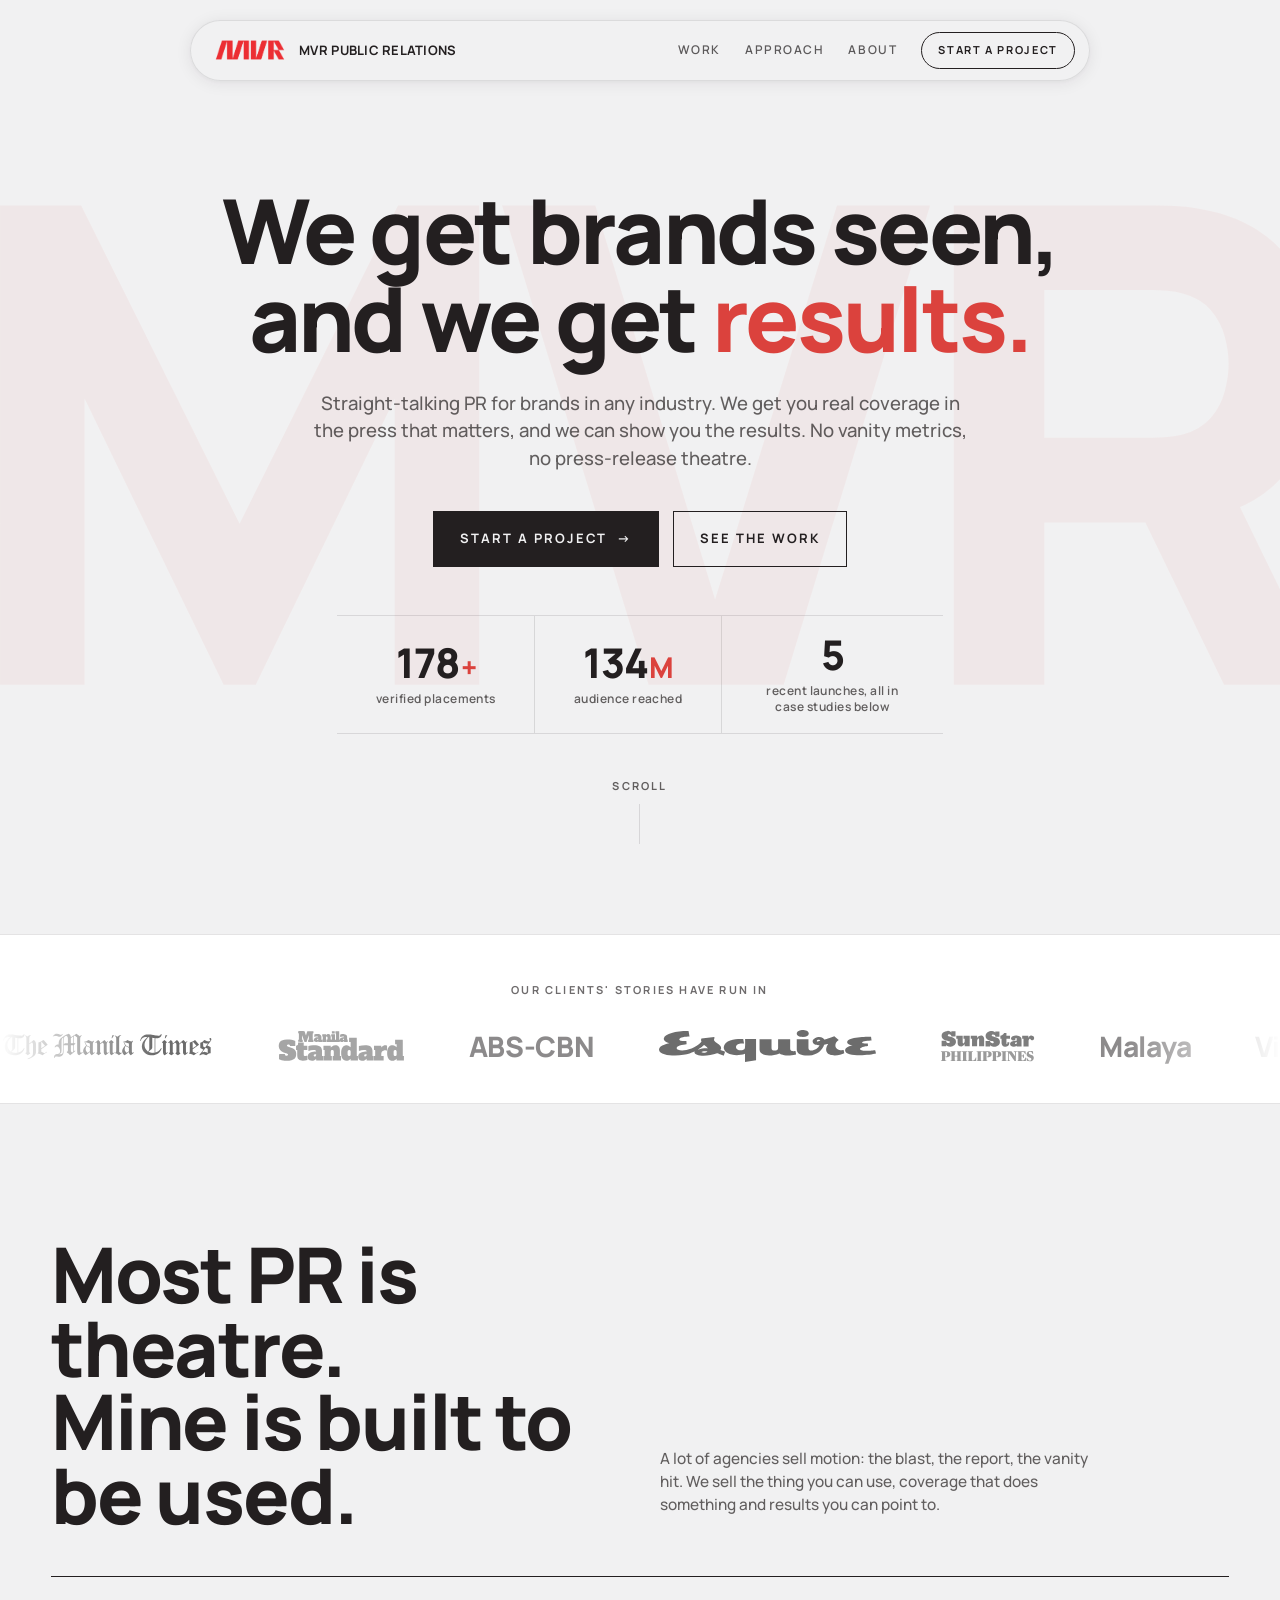
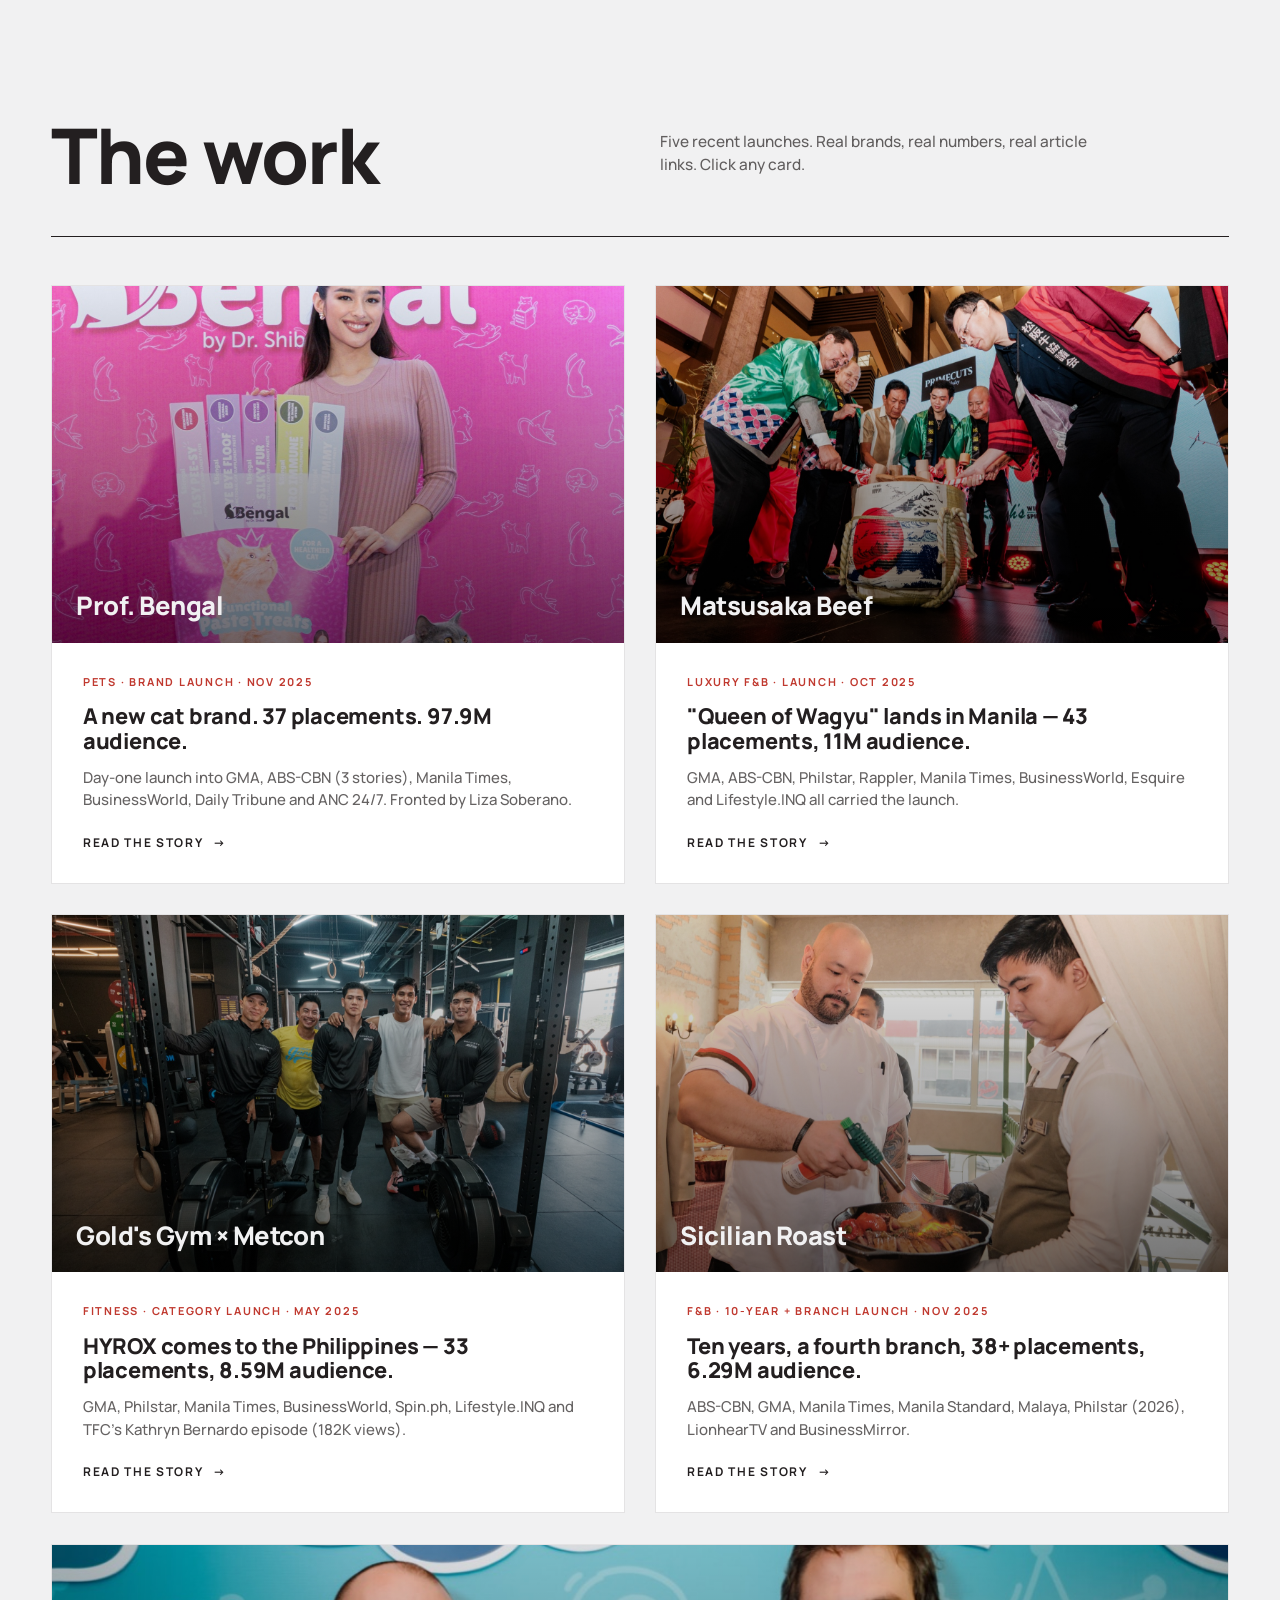
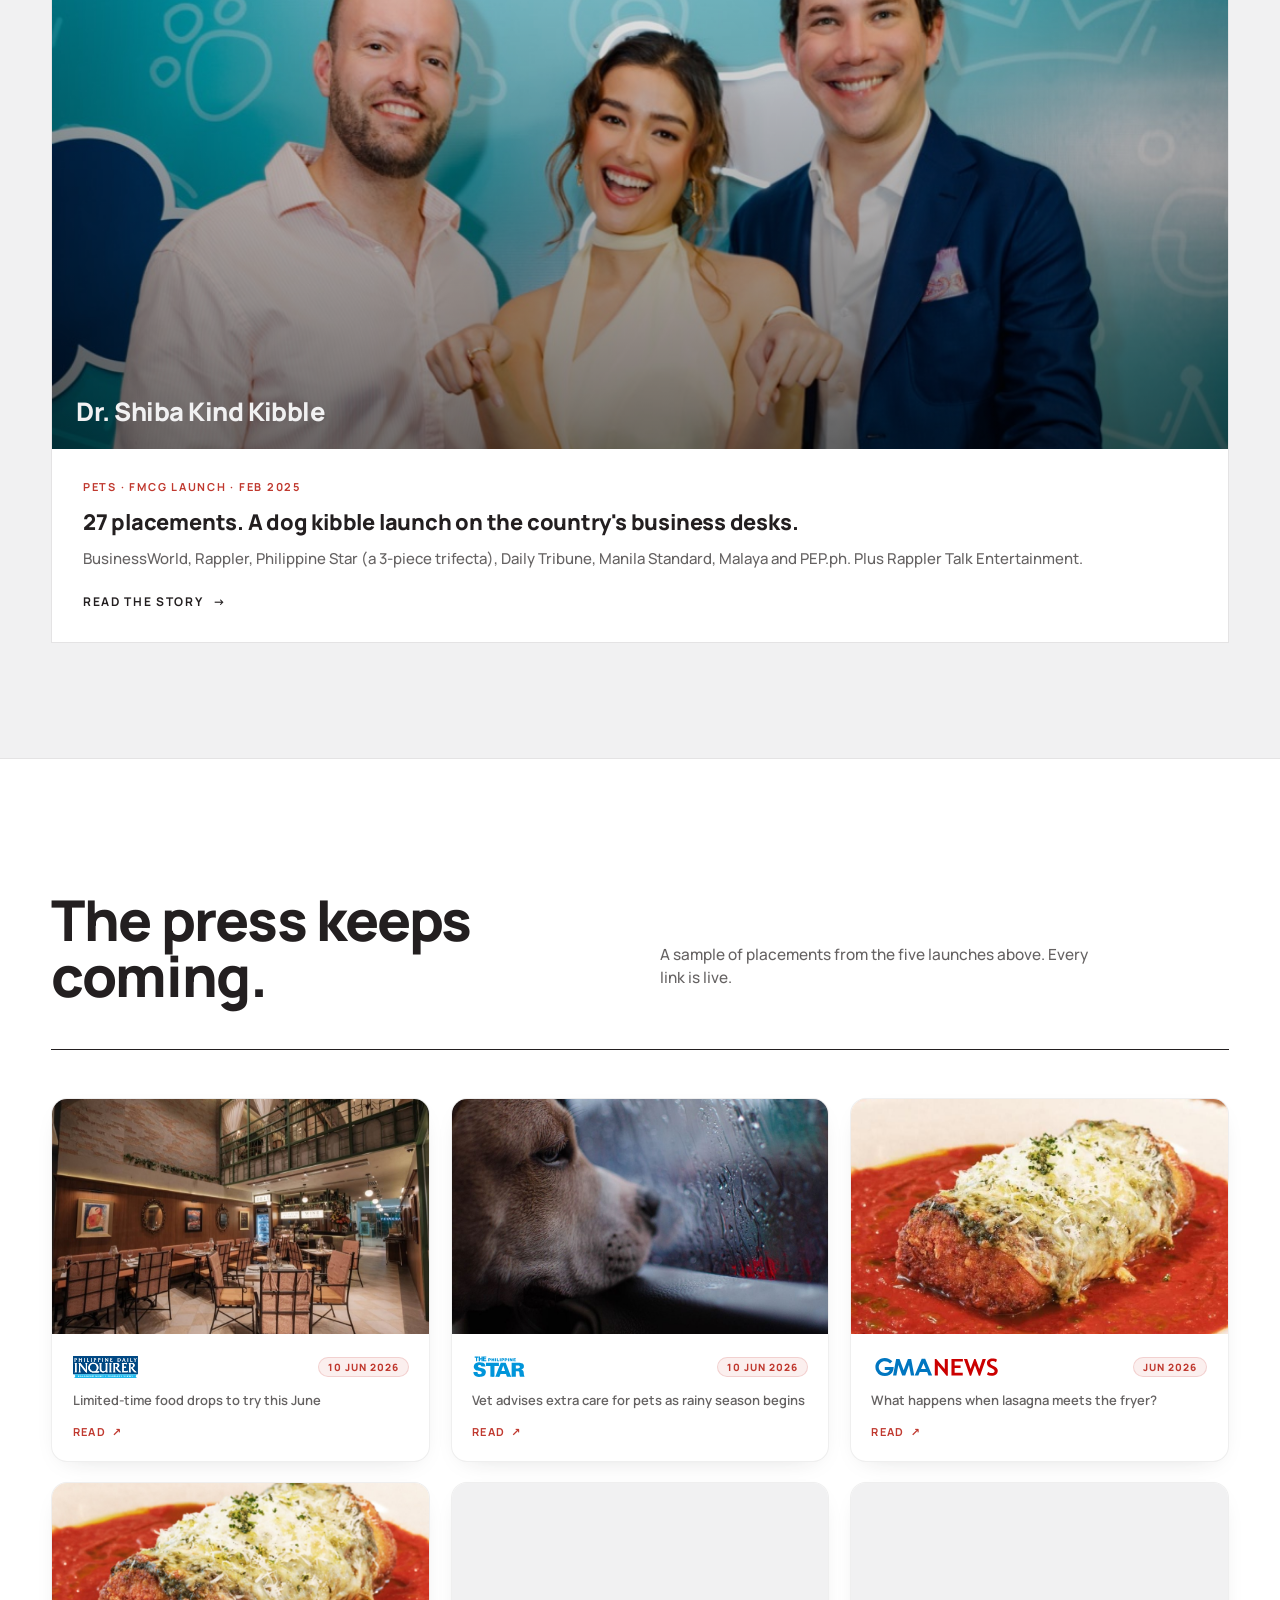
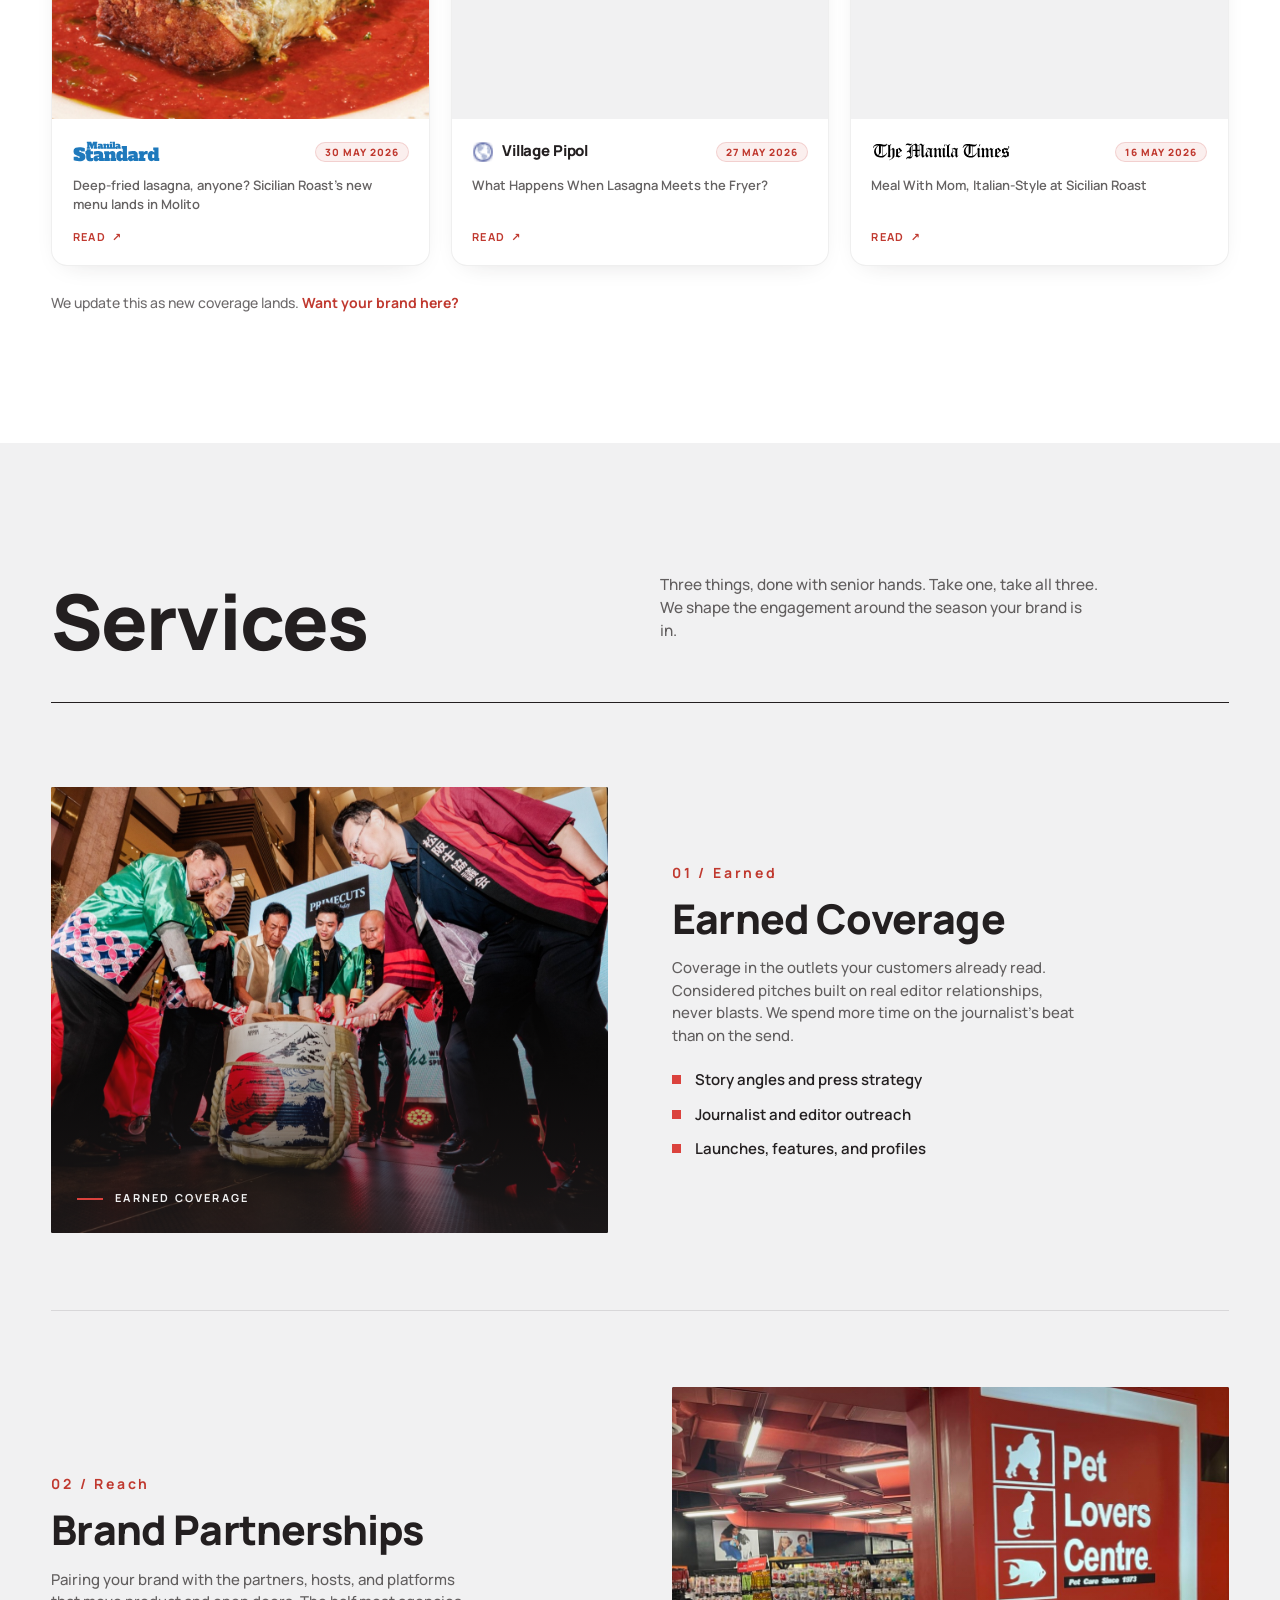
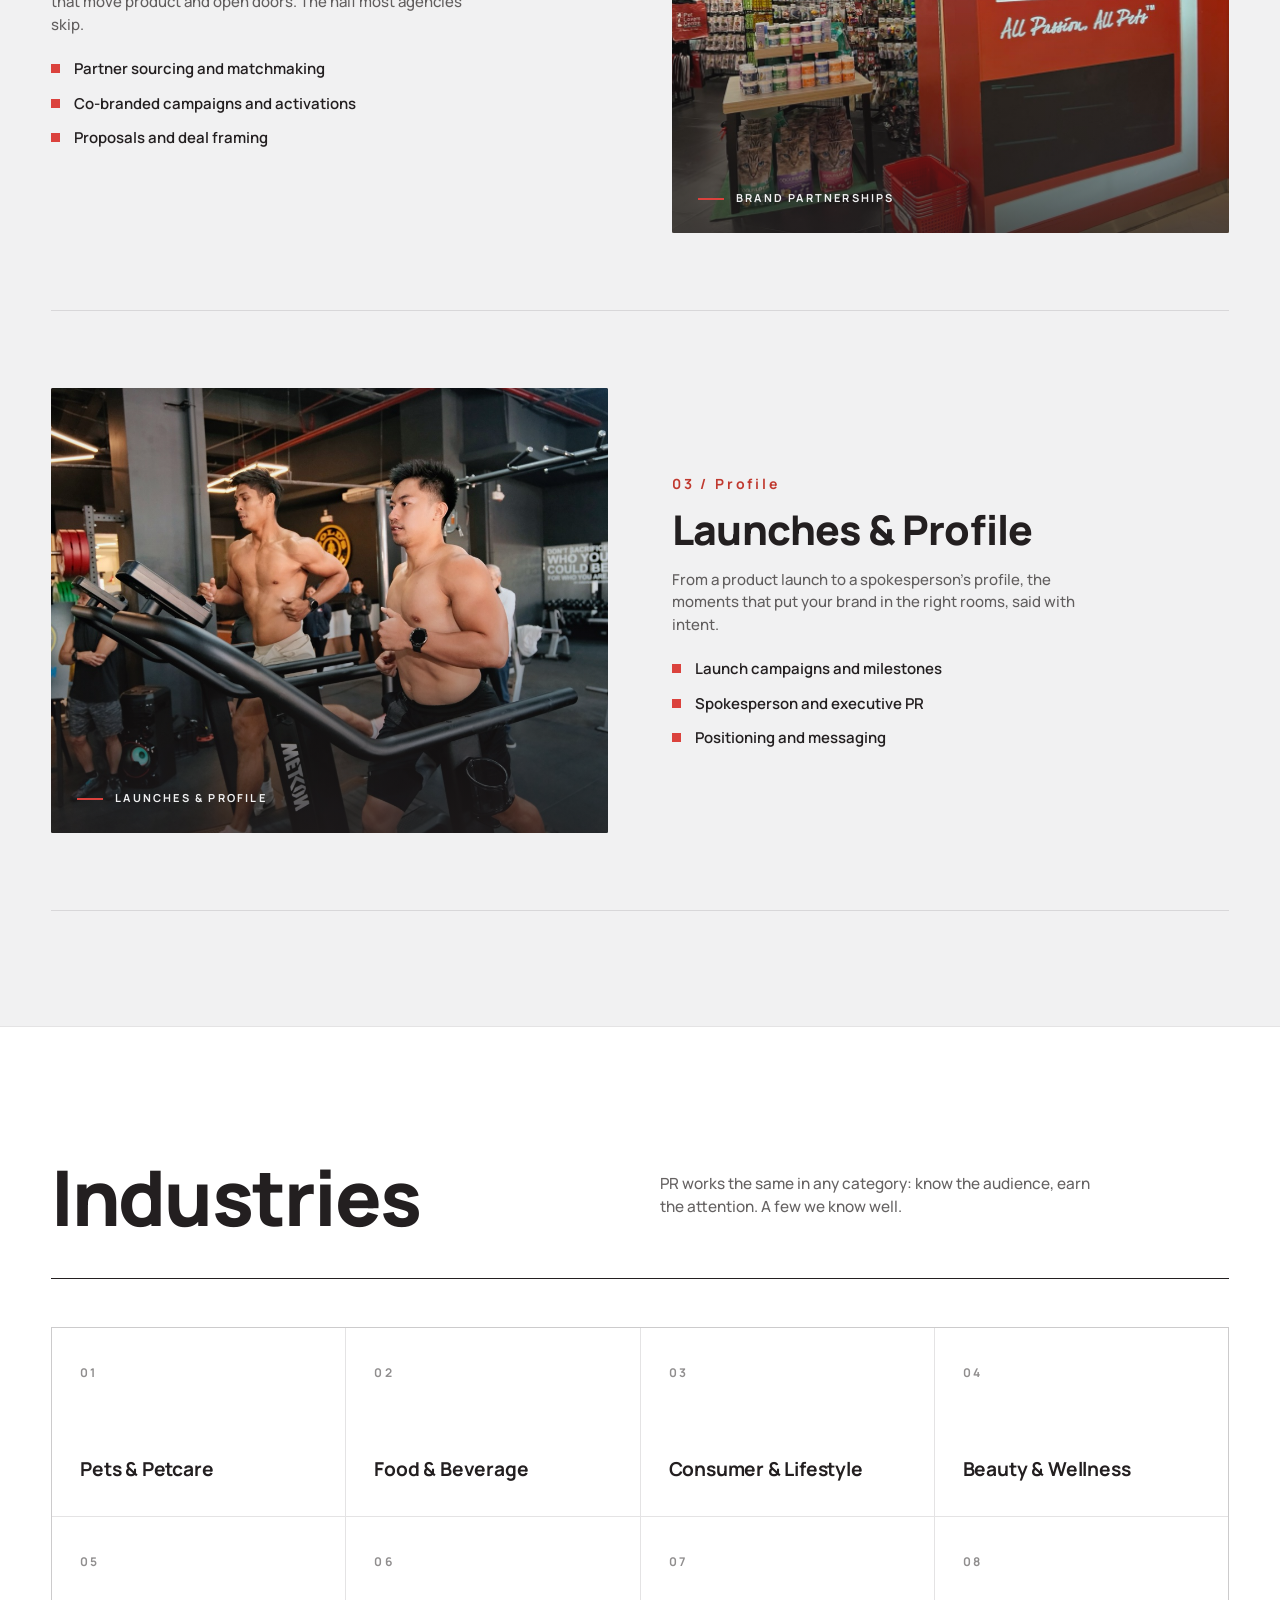
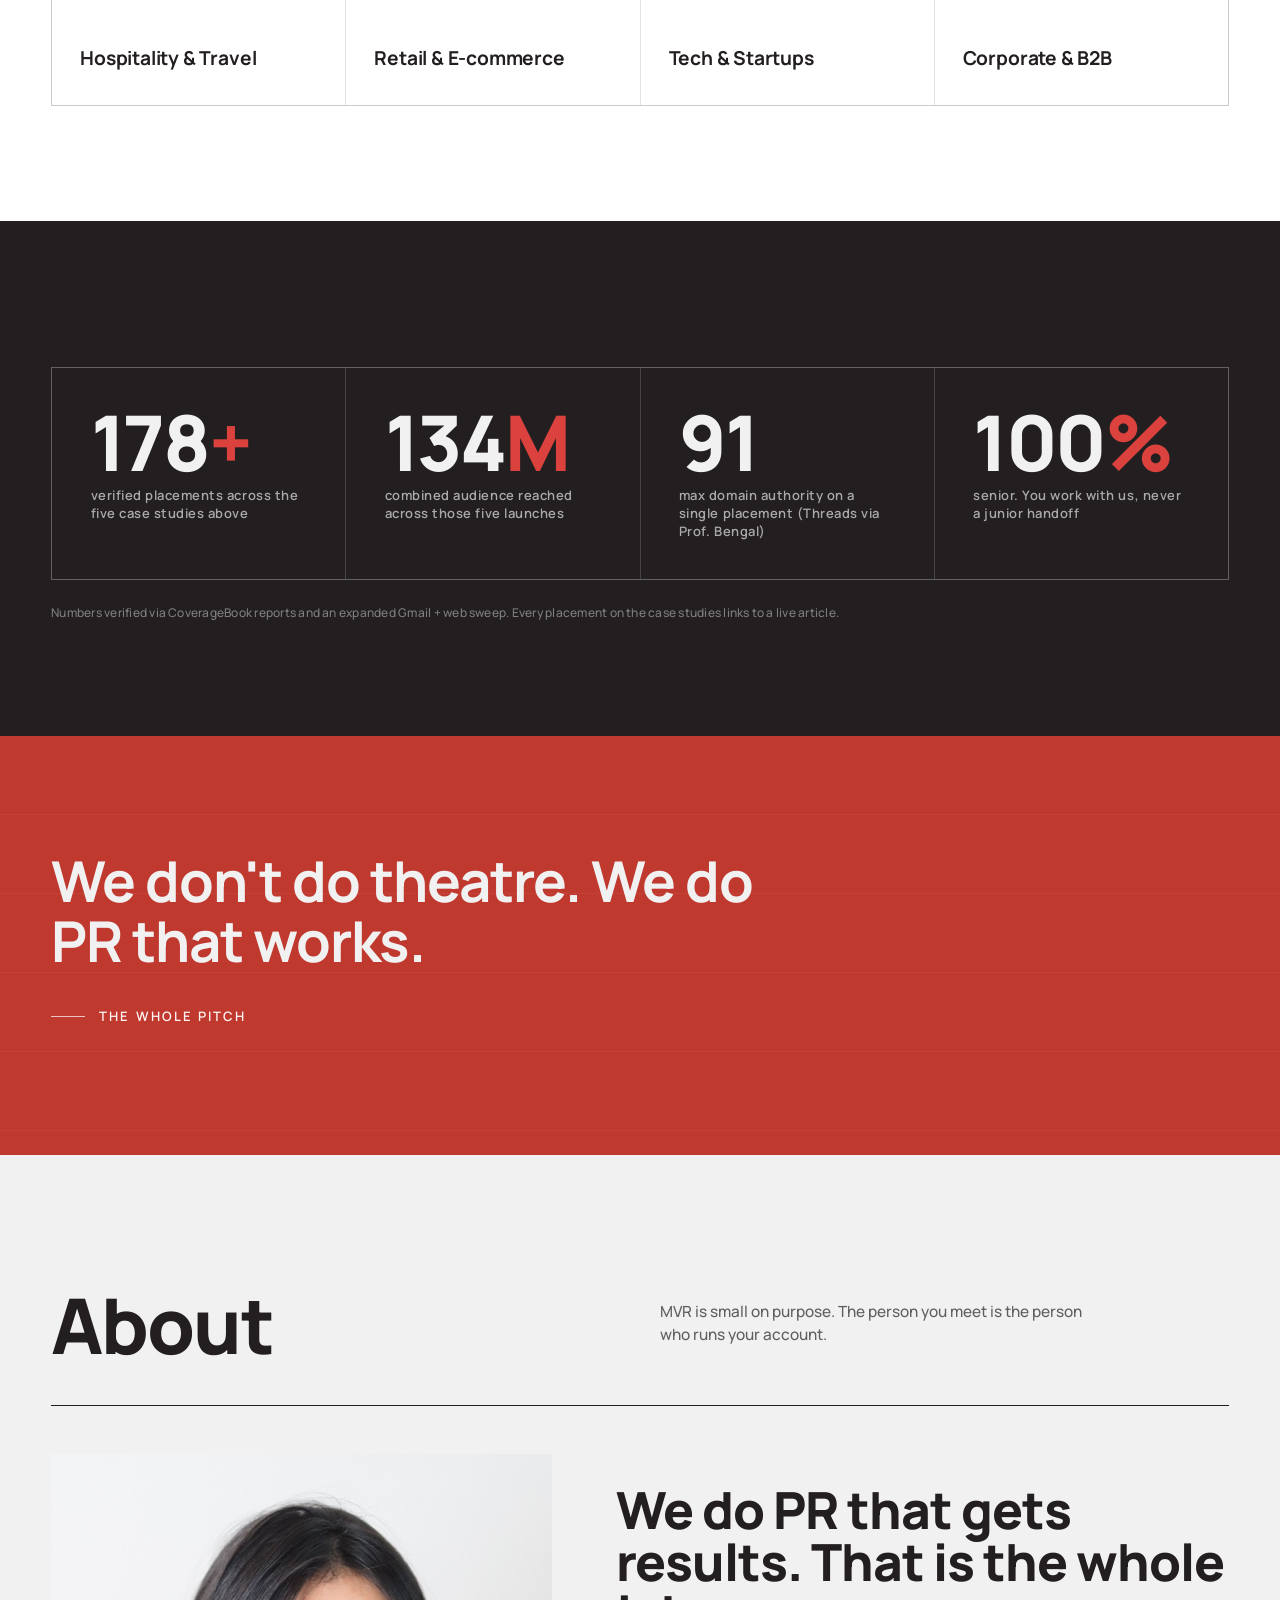
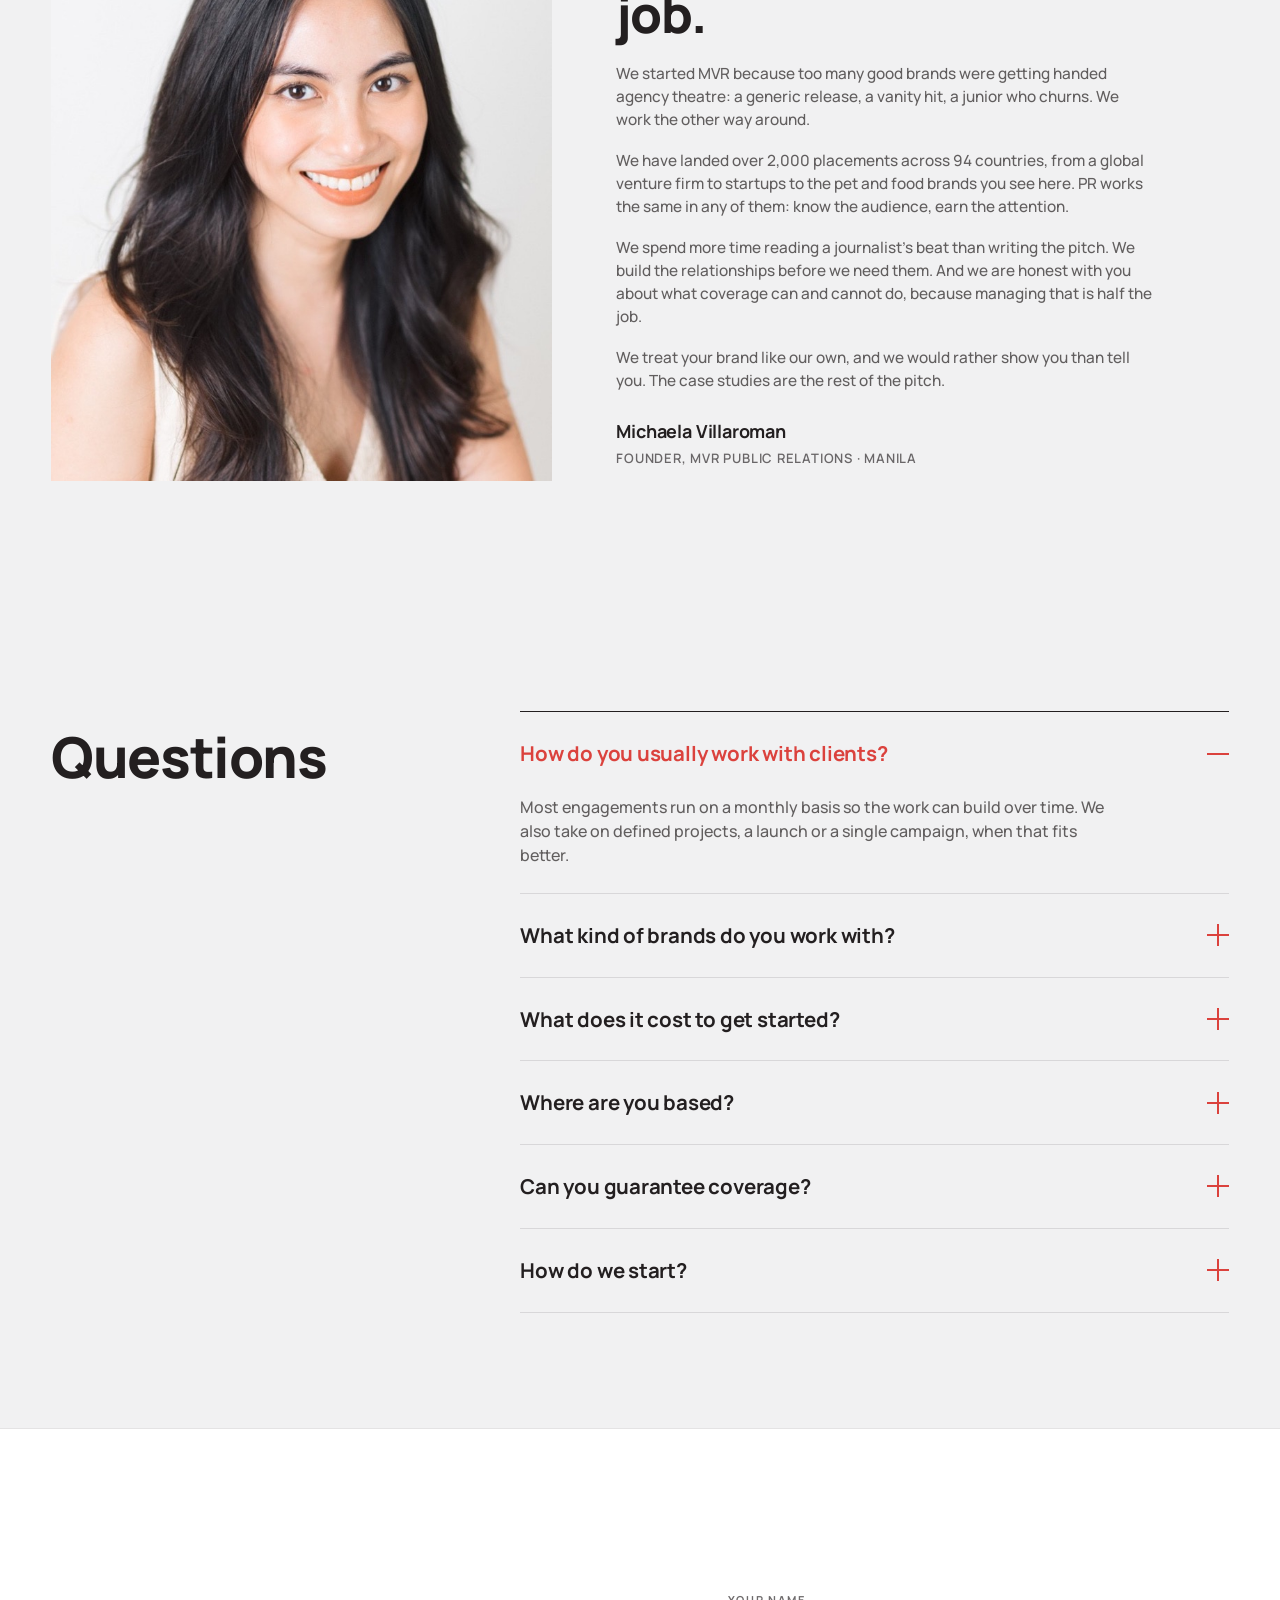
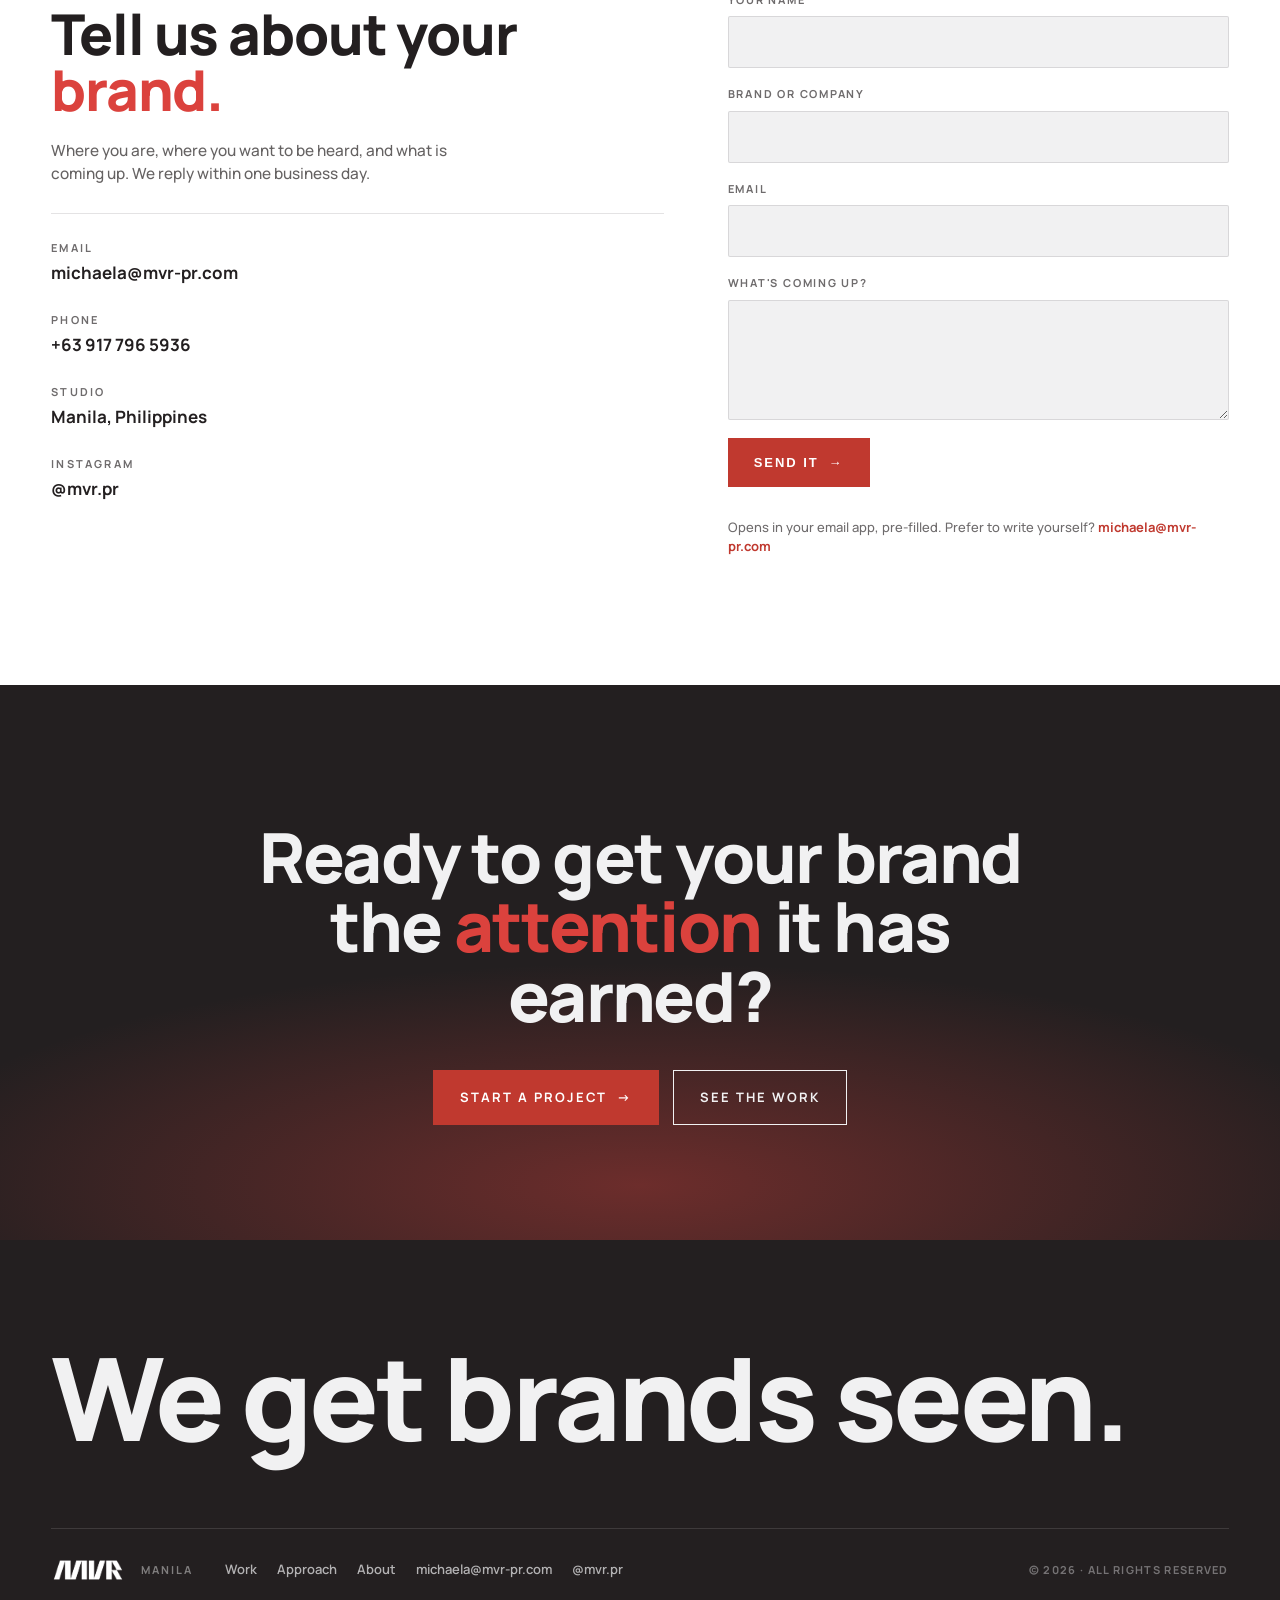
<file: index.html>
<!doctype html>
<html lang="en">
<head>
  <meta charset="utf-8" />
  <meta name="viewport" content="width=device-width, initial-scale=1" />

  <title>MVR Public Relations · PR that gets results, Manila</title>
  <meta name="description" content="Straight-talking PR from Manila. We get brands real coverage and real results in any industry, with the case studies to prove it. No vanity metrics, no press-release theatre." />
  <link rel="canonical" href="https://mvr-pr.com/" />
  <meta name="theme-color" content="#db423d" />
  <meta name="author" content="MVR Public Relations" />

  <!-- Open Graph -->
  <meta property="og:type" content="website" />
  <meta property="og:site_name" content="MVR Public Relations" />
  <meta property="og:title" content="MVR Public Relations: PR that gets results, no fluff" />
  <meta property="og:description" content="Straight-talking PR from Manila. Real coverage and real results in any industry. No vanity metrics, no press-release theatre." />
  <meta property="og:url" content="https://mvr-pr.com/" />
  <meta property="og:image" content="https://mvr-pr.com/assets/og.png" />
  <meta property="og:image:width" content="1200" />
  <meta property="og:image:height" content="630" />

  <!-- Twitter -->
  <meta name="twitter:card" content="summary_large_image" />
  <meta name="twitter:title" content="MVR Public Relations" />
  <meta name="twitter:description" content="Straight-talking PR from Manila. Real coverage, real results, any industry. No fluff." />
  <meta name="twitter:image" content="https://mvr-pr.com/assets/og.png" />

  <!-- Favicons -->
  <link rel="icon" type="image/png" sizes="32x32" href="assets/favicon-32.png" />
  <link rel="icon" type="image/png" sizes="16x16" href="assets/favicon-16.png" />
  <link rel="apple-touch-icon" sizes="180x180" href="assets/favicon-180.png" />
  <link rel="manifest" href="site.webmanifest" />

  <link rel="preconnect" href="https://fonts.googleapis.com">
  <link rel="preconnect" href="https://fonts.gstatic.com" crossorigin>
  <link href="https://fonts.googleapis.com/css2?family=Manrope:wght@400;500;600;700;800&display=swap" rel="stylesheet">
  <link rel="stylesheet" href="styles.css" />

  <script type="application/ld+json">
  {
    "@context": "https://schema.org",
    "@type": "ProfessionalService",
    "name": "MVR Public Relations",
    "alternateName": "Villaroman PR",
    "description": "Straight-talking PR that gets brands real coverage and real results across any industry, based in Manila.",
    "url": "https://mvr-pr.com/",
    "email": "michaela@mvr-pr.com",
    "telephone": "+63-917-796-5936",
    "image": "https://mvr-pr.com/assets/og.png",
    "founder": { "@type": "Person", "name": "Michaela Villaroman" },
    "address": { "@type": "PostalAddress", "addressLocality": "Manila", "addressCountry": "PH" },
    "areaServed": "Philippines",
    "knowsAbout": ["Public Relations", "Media Relations", "Brand Partnerships", "Launch PR", "Reputation Management"],
    "sameAs": ["https://instagram.com/mvr.pr"]
  }
  </script>
</head>
<body id="top">
  <a class="skip-link" href="#main">Skip to content</a>

  <!-- ============ NAV ============ -->
  <header class="nav">
    <div class="nav-row">
      <a href="#top" class="nav-brand" aria-label="MVR Public Relations home">
        <img src="assets/mvr-icon-red.png" alt="" width="84" height="29" />
        <span class="wm">MVR PUBLIC RELATIONS</span>
      </a>
      <nav class="nav-links" id="navlinks" aria-label="Primary">
        <a href="#work">Work</a>
        <a href="#approach">Approach</a>
        <a href="#about">About</a>
        <a class="nav-cta" href="#contact">Start a project</a>
      </nav>
      <button class="nav-toggle" aria-label="Toggle menu" aria-expanded="false" aria-controls="navlinks"><span></span><span></span><span></span></button>
    </div>
  </header>

  <main id="main">

    <!-- ============ HERO ============ -->
    <section class="hero" aria-label="Introduction">
      <div class="hero-inner">
        <h1 class="reveal d1">We get brands seen, and we get <span class="accent">results.</span></h1>
        <p class="hero-sub reveal d2">
          Straight-talking PR for brands in any industry. We get you real coverage in the press that
          matters, and we can show you the results. No vanity metrics, no press-release theatre.
        </p>
        <div class="hero-actions reveal d3">
          <a class="btn btn-primary" href="#contact">Start a project <span class="arrow">&rarr;</span></a>
          <a class="btn btn-ghost" href="#work">See the work</a>
        </div>
        <ul class="hero-proof reveal d3" aria-label="Recent results across five launches">
          <li><span class="hp-n">178<em>+</em></span><span class="hp-l">verified placements</span></li>
          <li><span class="hp-n">134<em>M</em></span><span class="hp-l">audience reached</span></li>
          <li><span class="hp-n">5</span><span class="hp-l">recent launches, all in case studies below</span></li>
        </ul>
        <div><span class="hero-scroll">Scroll</span></div>
      </div>
    </section>

    <!-- ============ AS SEEN IN ============ -->
    <section class="marquee-sec" aria-label="Press coverage">
      <p class="marquee-label">Our clients' stories have run in</p>
      <div class="marquee">
        <div class="marquee-track">
          <img class="press-logo" src="assets/press/manila-times.svg" alt="The Manila Times" decoding="async" />
          <img class="press-logo" src="assets/press/manila-standard.svg" alt="Manila Standard" decoding="async" />
          <span class="logo-slot">ABS-CBN</span>
          <img class="press-logo" src="assets/press/esquire.svg" alt="Esquire Philippines" decoding="async" />
          <img class="press-logo" src="assets/press/sunstar.svg" alt="SunStar" decoding="async" />
          <span class="logo-slot">Malaya</span>
          <span class="logo-slot">Village&nbsp;Pipol</span>
        </div>
        <div class="marquee-track" aria-hidden="true">
          <img class="press-logo" src="assets/press/manila-times.svg" alt="" decoding="async" />
          <img class="press-logo" src="assets/press/manila-standard.svg" alt="" decoding="async" />
          <span class="logo-slot">ABS-CBN</span>
          <img class="press-logo" src="assets/press/esquire.svg" alt="" decoding="async" />
          <img class="press-logo" src="assets/press/sunstar.svg" alt="" decoding="async" />
          <span class="logo-slot">Malaya</span>
          <span class="logo-slot">Village&nbsp;Pipol</span>
        </div>
      </div>
    </section>

    <!-- ============ APPROACH / POSITIONING ============ -->
    <section class="services" id="approach" style="padding-bottom:0">
      <div class="wrap">
        <div class="sec-head reveal">
          <div>
            <h2>Most PR is theatre.<br>Mine is built to be used.</h2>
          </div>
          <p>A lot of agencies sell motion: the blast, the report, the vanity hit. We sell the thing you can use, coverage that does something and results you can point to.</p>
        </div>
      </div>
    </section>

    <!-- ============ WORK / CASE STUDIES ============ -->
    <section class="work" id="work">
      <div class="wrap">
        <div class="sec-head reveal">
          <div>
            <h2>The work</h2>
          </div>
          <p>Five recent launches. Real brands, real numbers, real article links. Click any card.</p>
        </div>
        <div class="work-grid">

          <a class="work-card reveal" href="work/prof-bengal.html" aria-label="Prof. Bengal case study">
            <div class="work-thumb has-img">
              <img src="assets/work/bengal-hero.jpg" alt="Liza Soberano with Prof. Bengal Functional Paste Treats at launch" loading="lazy" decoding="async" />
              <span class="wm-big">Prof. Bengal</span>
            </div>
            <div class="wc-body">
              <span class="wc-tag">Pets &middot; Brand launch &middot; Nov 2025</span>
              <h3>A new cat brand. 37 placements. 97.9M audience.</h3>
              <p class="wc-result">Day-one launch into GMA, ABS-CBN (3 stories), Manila Times, BusinessWorld, Daily Tribune and ANC 24/7. Fronted by Liza Soberano.</p>
              <span class="wc-go">Read the story <span class="arrow">&rarr;</span></span>
            </div>
          </a>

          <a class="work-card reveal d1" href="work/matsusaka-beef.html" aria-label="Matsusaka Beef case study">
            <div class="work-thumb has-img">
              <img src="assets/work/matsusaka-barrel.jpg" alt="Prime Cuts by Doubleday, Ito Ranch and Teppanya executives at the Matsusaka Beef launch kagami biraki ceremony" loading="lazy" decoding="async" />
              <span class="wm-big">Matsusaka Beef</span>
            </div>
            <div class="wc-body">
              <span class="wc-tag">Luxury F&amp;B &middot; Launch &middot; Oct 2025</span>
              <h3>"Queen of Wagyu" lands in Manila &mdash; 43 placements, 11M audience.</h3>
              <p class="wc-result">GMA, ABS-CBN, Philstar, Rappler, Manila Times, BusinessWorld, Esquire and Lifestyle.INQ all carried the launch.</p>
              <span class="wc-go">Read the story <span class="arrow">&rarr;</span></span>
            </div>
          </a>

          <a class="work-card reveal d2" href="work/golds-gym-hyrox.html" aria-label="Gold's Gym HYROX case study">
            <div class="work-thumb has-img">
              <img src="assets/work/hyrox-group.jpg" alt="Gold's Gym × Metcon HYROX launch team in the gym" loading="lazy" decoding="async" />
              <span class="wm-big">Gold's Gym &times; Metcon</span>
            </div>
            <div class="wc-body">
              <span class="wc-tag">Fitness &middot; Category launch &middot; May 2025</span>
              <h3>HYROX comes to the Philippines &mdash; 33 placements, 8.59M audience.</h3>
              <p class="wc-result">GMA, Philstar, Manila Times, BusinessWorld, Spin.ph, Lifestyle.INQ and TFC's Kathryn Bernardo episode (182K views).</p>
              <span class="wc-go">Read the story <span class="arrow">&rarr;</span></span>
            </div>
          </a>

          <a class="work-card reveal" href="work/sicilian-roast.html" aria-label="Sicilian Roast Molito case study">
            <div class="work-thumb has-img">
              <img src="assets/work/sicilian-torch.jpg" alt="Chef Matt Navarro torching a signature steak at the Sicilian Roast Molito media preview" loading="lazy" decoding="async" />
              <span class="wm-big">Sicilian Roast</span>
            </div>
            <div class="wc-body">
              <span class="wc-tag">F&amp;B &middot; 10-year + branch launch &middot; Nov 2025</span>
              <h3>Ten years, a fourth branch, 38+ placements, 6.29M audience.</h3>
              <p class="wc-result">ABS-CBN, GMA, Manila Times, Manila Standard, Malaya, Philstar (2026), LionhearTV and BusinessMirror.</p>
              <span class="wc-go">Read the story <span class="arrow">&rarr;</span></span>
            </div>
          </a>

          <a class="work-card span-2 reveal d1" href="work/dr-shiba-kind-kibble.html" aria-label="Dr. Shiba Kind Kibble case study">
            <div class="work-thumb has-img">
              <img src="assets/work/shiba-kibble-hero.jpg" alt="Liza Soberano and Dr. Shiba co-founders at the Kind Kibble launch" loading="lazy" decoding="async" />
              <span class="wm-big">Dr. Shiba Kind Kibble</span>
            </div>
            <div class="wc-body">
              <span class="wc-tag">Pets &middot; FMCG launch &middot; Feb 2025</span>
              <h3>27 placements. A dog kibble launch on the country's business desks.</h3>
              <p class="wc-result">BusinessWorld, Rappler, Philippine Star (a 3-piece trifecta), Daily Tribune, Manila Standard, Malaya and PEP.ph. Plus Rappler Talk Entertainment.</p>
              <span class="wc-go">Read the story <span class="arrow">&rarr;</span></span>
            </div>
          </a>

        </div>
      </div>
    </section>

    <!-- ============ RECENT COVERAGE ============ -->
    <section class="coverage" id="press">
      <div class="wrap">
        <div class="sec-head reveal">
          <div>
            <h2>The press keeps coming.</h2>
          </div>
          <p>A sample of placements from the five launches above. Every link is live.</p>
        </div>
        <div class="cov-cards reveal">
          <a class="cov-card" href="https://lifestyle.inquirer.net/573462/limited-time-food-drops-june/" target="_blank" rel="noopener">
            <span class="cc-photo"><img src="assets/coverage/cov-ryansanjuan.jpg" alt="Sicilian Roast restaurant" loading="lazy" decoding="async" /></span>
            <span class="cc-body">
              <span class="cc-top"><span class="cc-brand"><img class="cc-logo" src="assets/press/inquirer.svg" alt="Inquirer" /></span><span class="cc-date">10 Jun 2026</span></span>
              <span class="cc-head">Limited-time food drops to try this June</span>
              <span class="cc-go">Read <span class="ext">&#8599;</span></span>
            </span>
          </a>
          <a class="cov-card" href="https://www.philstar.com/lifestyle/2026/06/10/2533977/vet-advises-extra-care-pets-rainy-season-begins" target="_blank" rel="noopener">
            <span class="cc-photo"><img src="assets/coverage/og-philstarcom-cf4055.jpg" alt="" loading="lazy" decoding="async" /></span>
            <span class="cc-body">
              <span class="cc-top"><span class="cc-brand"><img class="cc-logo" src="assets/press/philstar.svg" alt="The Philippine Star" /></span><span class="cc-date">10 Jun 2026</span></span>
              <span class="cc-head">Vet advises extra care for pets as rainy season begins</span>
              <span class="cc-go">Read <span class="ext">&#8599;</span></span>
            </span>
          </a>
          <a class="cov-card" href="https://www.gmanetwork.com/lifestyle/food/134028/what-happens-when-lasagna-meets-the-fryer/story" target="_blank" rel="noopener">
            <span class="cc-photo"><img src="assets/coverage/og-gma-lasagna.jpg" alt="" loading="lazy" decoding="async" /></span>
            <span class="cc-body">
              <span class="cc-top"><span class="cc-brand"><img class="cc-logo" src="assets/press/gma.svg" alt="GMA News" /></span><span class="cc-date">Jun 2026</span></span>
              <span class="cc-head">What happens when lasagna meets the fryer?</span>
              <span class="cc-go">Read <span class="ext">&#8599;</span></span>
            </span>
          </a>
          <a class="cov-card" href="https://www.manilastandard.net/lifestyle/cravings/314746572/deep-fried-lasagna-anyone.html" target="_blank" rel="noopener">
            <span class="cc-photo"><img src="assets/coverage/og-manilastandard.jpg" alt="" loading="lazy" decoding="async" /></span>
            <span class="cc-body">
              <span class="cc-top"><span class="cc-brand"><img class="cc-logo" src="assets/press/manila-standard.svg" alt="Manila Standard" /></span><span class="cc-date">30 May 2026</span></span>
              <span class="cc-head">Deep-fried lasagna, anyone? Sicilian Roast's new menu lands in Molito</span>
              <span class="cc-go">Read <span class="ext">&#8599;</span></span>
            </span>
          </a>
          <a class="cov-card" href="https://villagepipol.com/what-happens-when-lasagna-meets-the-fryer/" target="_blank" rel="noopener">
            <span class="cc-photo"><img src="assets/coverage/og-villagepipolcom-b8cae6.jpg" alt="" loading="lazy" decoding="async" /></span>
            <span class="cc-body">
              <span class="cc-top"><span class="cc-brand"><img class="cc-fav" src="assets/coverage/ic-villagepipolcom.png" alt="" /><span class="cc-name">Village Pipol</span></span><span class="cc-date">27 May 2026</span></span>
              <span class="cc-head">What Happens When Lasagna Meets the Fryer?</span>
              <span class="cc-go">Read <span class="ext">&#8599;</span></span>
            </span>
          </a>
          <a class="cov-card" href="https://www.manilatimes.net/2026/05/16/tmt-newswire/meal-with-mom-italian-style-at-sicilian-roast/2345439" target="_blank" rel="noopener">
            <span class="cc-photo"><img src="assets/coverage/og-manilatimesnet-7a1af3.jpg" alt="" loading="lazy" decoding="async" /></span>
            <span class="cc-body">
              <span class="cc-top"><span class="cc-brand"><img class="cc-logo" src="assets/press/manila-times.svg" alt="The Manila Times" /></span><span class="cc-date">16 May 2026</span></span>
              <span class="cc-head">Meal With Mom, Italian-Style at Sicilian Roast</span>
              <span class="cc-go">Read <span class="ext">&#8599;</span></span>
            </span>
          </a>
        </div>
        <p class="cov-foot reveal">We update this as new coverage lands. <a class="tlink" href="#contact">Want your brand here?</a></p>
      </div>
    </section>

    <!-- ============ SERVICES ============ -->
    <section class="services" id="services">
      <div class="wrap">
        <div class="sec-head reveal">
          <div>
            <h2>Services</h2>
          </div>
          <p>Three things, done with senior hands. Take one, take all three. We shape the engagement around the season your brand is in.</p>
        </div>

        <div class="srow reveal">
          <div class="srow-text">
            <span class="num">01 / Earned</span>
            <h3>Earned Coverage</h3>
            <p>Coverage in the outlets your customers already read. Considered pitches built on real editor relationships, never blasts. We spend more time on the journalist's beat than on the send.</p>
            <ul class="srow-list">
              <li>Story angles and press strategy</li>
              <li>Journalist and editor outreach</li>
              <li>Launches, features, and profiles</li>
            </ul>
          </div>
          <div class="srow-visual">
            <img class="srow-photo" src="assets/work/matsusaka-barrel.jpg" alt="Executives break a sake barrel in a kagami biraki ceremony at a launch event we ran" loading="lazy" decoding="async" />
            <span class="vlabel">Earned coverage</span>
          </div>
        </div>

        <div class="srow reveal">
          <div class="srow-text">
            <span class="num">02 / Reach</span>
            <h3>Brand Partnerships</h3>
            <p>Pairing your brand with the partners, hosts, and platforms that move product and open doors. The half most agencies skip.</p>
            <ul class="srow-list">
              <li>Partner sourcing and matchmaking</li>
              <li>Co-branded campaigns and activations</li>
              <li>Proposals and deal framing</li>
            </ul>
          </div>
          <div class="srow-visual">
            <img class="srow-photo" src="assets/work/shiba-plc.jpg" alt="A retail partnership rollout at Pet Lovers Centre" loading="lazy" decoding="async" />
            <span class="vlabel">Brand partnerships</span>
          </div>
        </div>

        <div class="srow reveal">
          <div class="srow-text">
            <span class="num">03 / Profile</span>
            <h3>Launches &amp; Profile</h3>
            <p>From a product launch to a spokesperson's profile, the moments that put your brand in the right rooms, said with intent.</p>
            <ul class="srow-list">
              <li>Launch campaigns and milestones</li>
              <li>Spokesperson and executive PR</li>
              <li>Positioning and messaging</li>
            </ul>
          </div>
          <div class="srow-visual">
            <img class="srow-photo" src="assets/work/hyrox-action.jpg" alt="Athletes mid-workout at the Gold's Gym HYROX category launch we publicised" loading="lazy" decoding="async" />
            <span class="vlabel">Launches &amp; profile</span>
          </div>
        </div>
      </div>
    </section>

    <!-- ============ SECTORS ============ -->
    <section class="sectors" id="sectors">
      <div class="wrap">
        <div class="sec-head reveal">
          <div>
            <h2>Industries</h2>
          </div>
          <p>PR works the same in any category: know the audience, earn the attention. A few we know well.</p>
        </div>
        <div class="sectors-grid reveal">
          <div class="sector"><span class="s-no">01</span><h4>Pets &amp; Petcare</h4></div>
          <div class="sector"><span class="s-no">02</span><h4>Food &amp; Beverage</h4></div>
          <div class="sector"><span class="s-no">03</span><h4>Consumer &amp; Lifestyle</h4></div>
          <div class="sector"><span class="s-no">04</span><h4>Beauty &amp; Wellness</h4></div>
          <div class="sector"><span class="s-no">05</span><h4>Hospitality &amp; Travel</h4></div>
          <div class="sector"><span class="s-no">06</span><h4>Retail &amp; E-commerce</h4></div>
          <div class="sector"><span class="s-no">07</span><h4>Tech &amp; Startups</h4></div>
          <div class="sector"><span class="s-no">08</span><h4>Corporate &amp; B2B</h4></div>
        </div>
      </div>
    </section>

    <!-- ============ STATS ============ -->
    <section class="stats" aria-label="By the numbers">
      <div class="wrap">
        <div class="stats-grid reveal">
          <div class="stat"><span class="num">178<em>+</em></span><span class="label">verified placements across the five case studies above</span></div>
          <div class="stat"><span class="num">134<em>M</em></span><span class="label">combined audience reached across those five launches</span></div>
          <div class="stat"><span class="num">91</span><span class="label">max domain authority on a single placement (Threads via Prof. Bengal)</span></div>
          <div class="stat"><span class="num">100<em>%</em></span><span class="label">senior. You work with us, never a junior handoff</span></div>
        </div>
        <p class="stats-note">Numbers verified via CoverageBook reports and an expanded Gmail + web sweep. Every placement on the case studies links to a live article.</p>
      </div>
    </section>

    <!-- ============ BELIEF ============ -->
    <section class="belief">
      <div class="belief-inner">
        <div class="reveal">
          <blockquote>We don't do theatre. We do PR that works.</blockquote>
          <p class="by">The whole pitch</p>
        </div>
      </div>
    </section>

    <!-- ============ ABOUT / FOUNDER ============ -->
    <section class="about" id="about">
      <div class="wrap">
        <div class="sec-head reveal">
          <div>
            <h2>About</h2>
          </div>
          <p>MVR is small on purpose. The person you meet is the person who runs your account.</p>
        </div>
        <div class="about-grid">
          <div class="about-portrait reveal">
            <img src="assets/michaela.jpg" alt="Michaela Villaroman, founder of MVR Public Relations" width="720" height="900" loading="lazy" decoding="async" />
          </div>
          <div class="about-text reveal d1">
            <h2>We do PR that gets results. That is the whole job.</h2>
            <p>We started MVR because too many good brands were getting handed agency theatre: a generic release, a vanity hit, a junior who churns. We work the other way around.</p>
            <p>We have landed over 2,000 placements across 94 countries, from a global venture firm to startups to the pet and food brands you see here. PR works the same in any of them: know the audience, earn the attention.</p>
            <p>We spend more time reading a journalist's beat than writing the pitch. We build the relationships before we need them. And we are honest with you about what coverage can and cannot do, because managing that is half the job.</p>
            <p>We treat your brand like our own, and we would rather show you than tell you. The case studies are the rest of the pitch.</p>
            <div class="sig">Michaela Villaroman<span>Founder, MVR Public Relations &middot; Manila</span></div>
          </div>
        </div>
      </div>
    </section>

    <!-- ============ FAQ ============ -->
    <section class="faq" id="faq">
      <div class="wrap">
        <div class="faq-grid">
          <div class="faq-head reveal">
            <h2>Questions</h2>
          </div>
          <div class="faq-list reveal">
            <details open>
              <summary>How do you usually work with clients?<span class="pm"></span></summary>
              <div class="faq-a">Most engagements run on a monthly basis so the work can build over time. We also take on defined projects, a launch or a single campaign, when that fits better.</div>
            </details>
            <details>
              <summary>What kind of brands do you work with?<span class="pm"></span></summary>
              <div class="faq-a">Any industry. We have run PR for a global venture firm (Seedstars), a Philippine transportation brand (Siklesa), and the pet and food brands in our work, across tech, startups, and consumer. If you have something worth talking about, we can get it the right attention, whatever you sell.</div>
            </details>
            <details>
              <summary>What does it cost to get started?<span class="pm"></span></summary>
              <div class="faq-a">Engagements start at a monthly rate scaled to your stage and goals. Tell us where you are and we will be straight about what is realistic for the budget.</div>
            </details>
            <details>
              <summary>Where are you based?<span class="pm"></span></summary>
              <div class="faq-a">We are based in Manila and work with brands across the Philippines. Local media relationships and time on the ground are part of what you are hiring.</div>
            </details>
            <details>
              <summary>Can you guarantee coverage?<span class="pm"></span></summary>
              <div class="faq-a">No one credible can. What we commit to is the strategy, the relationships, and the consistent effort that earns coverage. We are honest about what is realistic, every time.</div>
            </details>
            <details>
              <summary>How do we start?<span class="pm"></span></summary>
              <div class="faq-a">Send a short note about your brand and where you want to be heard, using the form below or a direct email. We reply within one business day and, if it is a fit, we scope the first engagement from there.</div>
            </details>
          </div>
        </div>
      </div>
    </section>

    <!-- ============ CONTACT ============ -->
    <section class="contact" id="contact">
      <div class="wrap">
        <div class="contact-grid">
          <div class="contact-intro reveal">
            <h2>Tell us about your <span class="accent">brand.</span></h2>
            <p>Where you are, where you want to be heard, and what is coming up. We reply within one business day.</p>
            <dl class="contact-points">
              <div>
                <dt>Email</dt>
                <dd><a href="mailto:michaela@mvr-pr.com">michaela@mvr-pr.com</a></dd>
              </div>
              <div>
                <dt>Phone</dt>
                <dd><a href="tel:+639177965936">+63 917 796 5936</a></dd>
              </div>
              <div>
                <dt>Studio</dt>
                <dd>Manila, Philippines</dd>
              </div>
              <div>
                <dt>Instagram</dt>
                <dd><a href="https://instagram.com/mvr.pr" target="_blank" rel="noopener">@mvr.pr</a></dd>
              </div>
            </dl>
          </div>
          <form class="cform reveal d1" id="contactForm" novalidate>
            <div class="cfield">
              <label for="f-name">Your name</label>
              <input id="f-name" name="name" type="text" autocomplete="name" required />
            </div>
            <div class="cfield">
              <label for="f-brand">Brand or company</label>
              <input id="f-brand" name="brand" type="text" autocomplete="organization" />
            </div>
            <div class="cfield">
              <label for="f-email">Email</label>
              <input id="f-email" name="email" type="email" autocomplete="email" required />
            </div>
            <div class="cfield">
              <label for="f-message">What's coming up?</label>
              <textarea id="f-message" name="message" rows="4"></textarea>
            </div>
            <button class="btn btn-red" type="submit">Send it <span class="arrow">&rarr;</span></button>
            <p class="cform-note">Opens in your email app, pre-filled. Prefer to write yourself? <a class="tlink" href="mailto:michaela@mvr-pr.com">michaela@mvr-pr.com</a></p>
          </form>
        </div>
      </div>
    </section>

    <!-- ============ CTA BREAK ============ -->
    <section class="cta">
      <div class="cta-inner">
        <h2 class="reveal d1">Ready to get your brand the <span class="accent">attention</span> it has earned?</h2>
        <div class="cta-actions reveal d2">
          <a class="btn btn-red" href="#contact">Start a project <span class="arrow">&rarr;</span></a>
          <a class="btn btn-ghost" href="#work">See the work</a>
        </div>
      </div>
    </section>

  </main>

  <!-- ============ FOOTER ============ -->
  <footer class="footer">
    <div class="wrap">
      <p class="footer-claim">We get brands seen.</p>
      <div class="footer-base">
        <div class="footer-id">
          <img src="assets/mvr-icon-red.png" alt="MVR Public Relations" width="84" height="29" loading="lazy" decoding="async" />
          <span>Manila</span>
        </div>
        <nav class="footer-links" aria-label="Footer links">
          <a href="work/">Work</a>
          <a href="#approach">Approach</a>
          <a href="#about">About</a>
          <a href="mailto:michaela@mvr-pr.com">michaela@mvr-pr.com</a>
          <a href="https://instagram.com/mvr.pr" target="_blank" rel="noopener">@mvr.pr</a>
        </nav>
        <span class="footer-copy">&copy; <span data-year>2026</span> &middot; All rights reserved</span>
      </div>
    </div>
  </footer>

  <script src="main.js"></script>
</body>
</html>
</file>
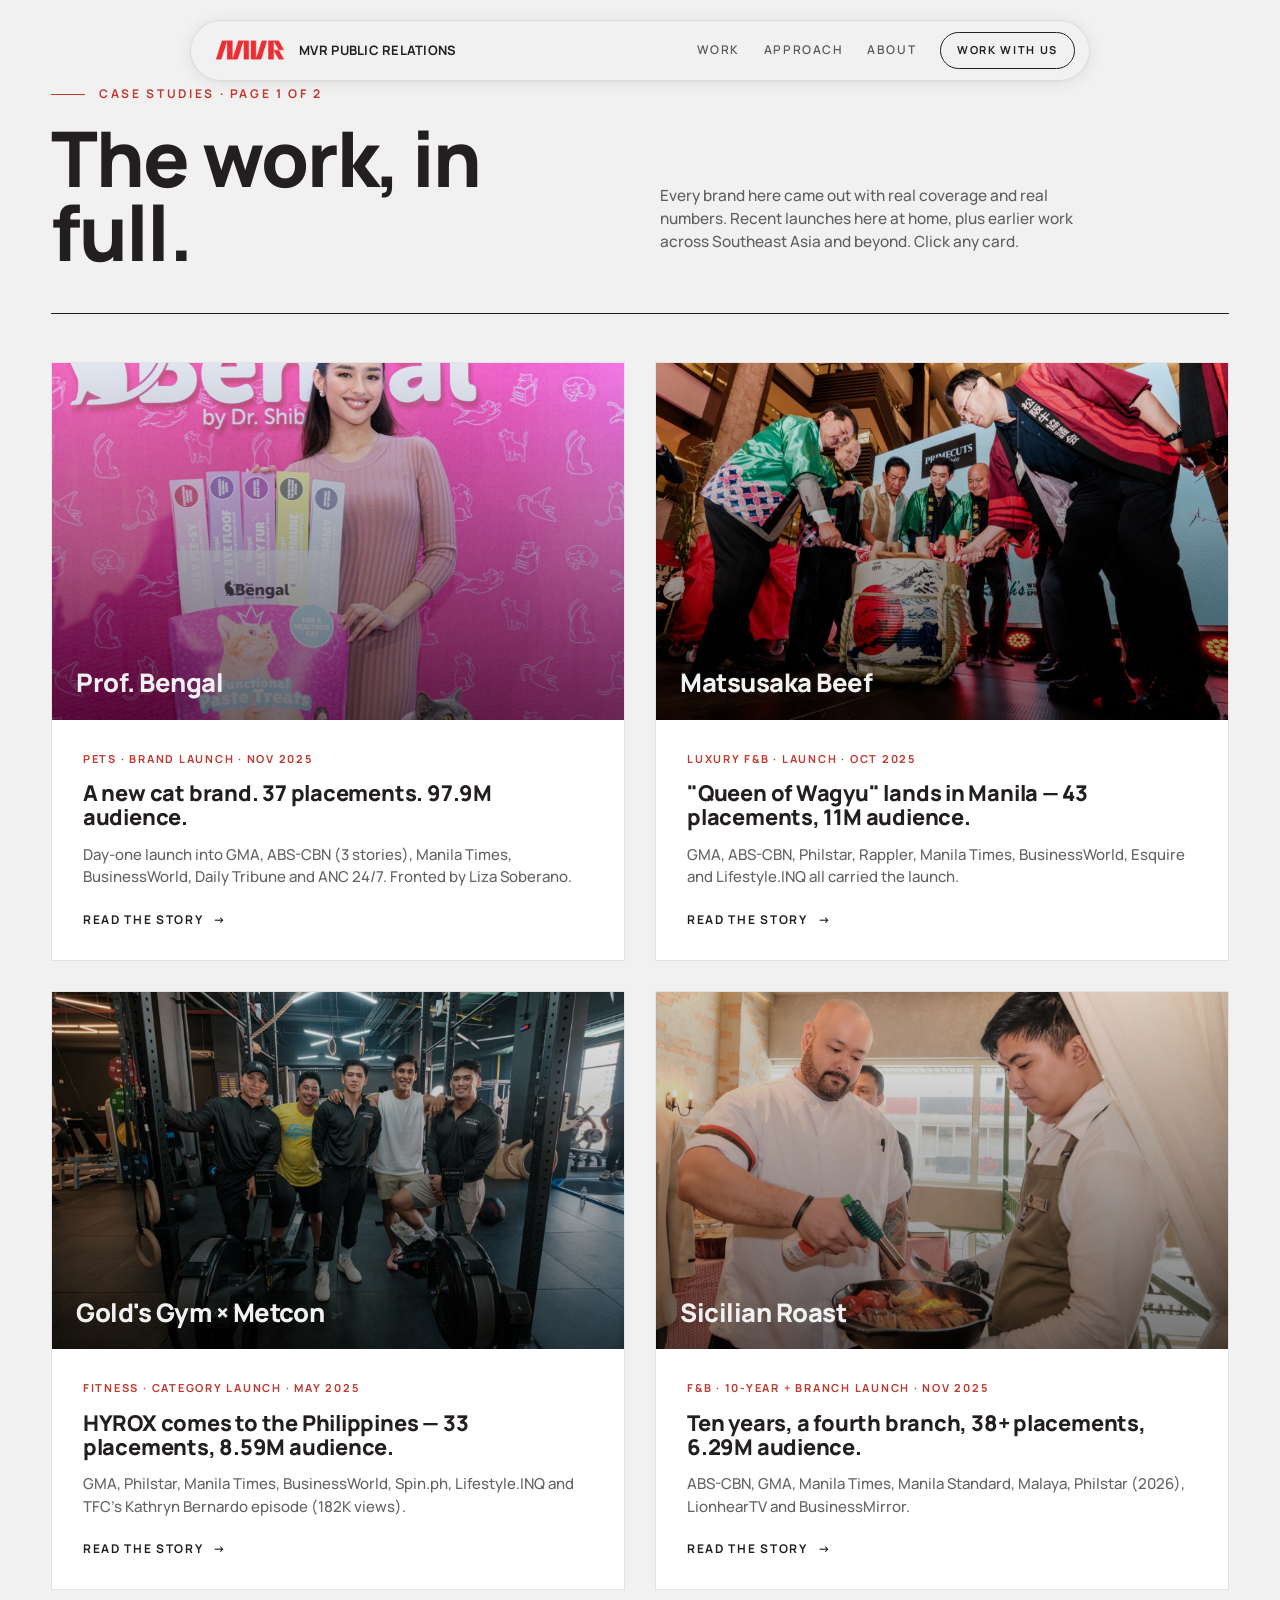
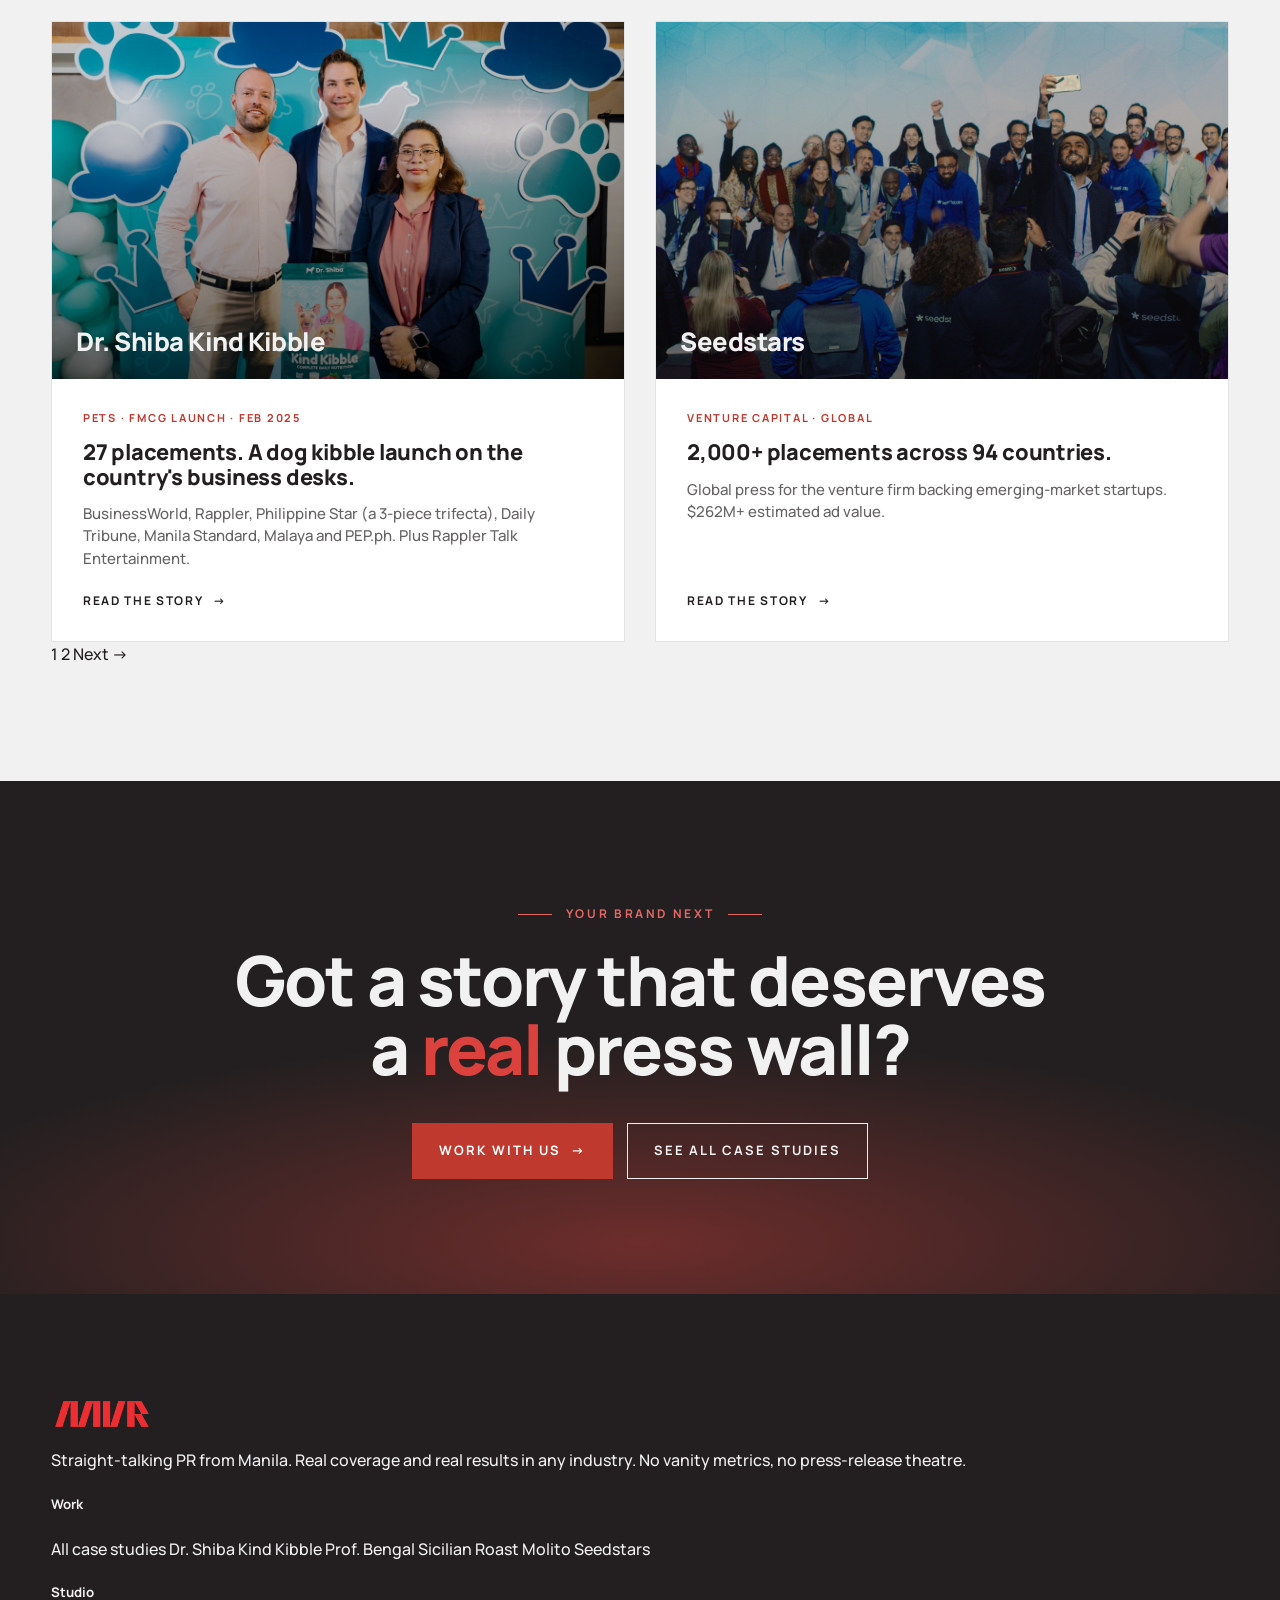
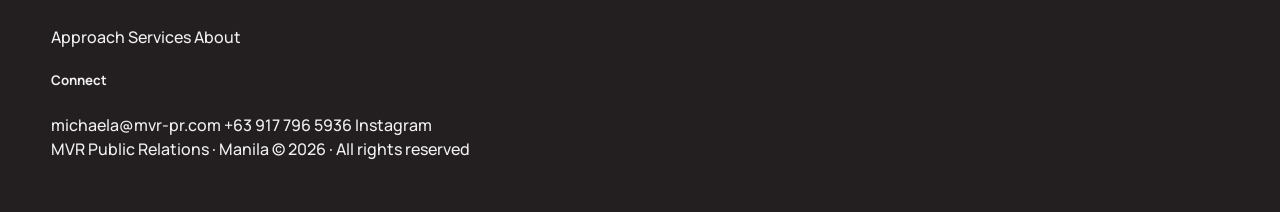
<file: work/index.html>
<!doctype html>
<html lang="en">
<head>
  <meta charset="utf-8" />
  <meta name="viewport" content="width=device-width, initial-scale=1" />
  <title>Case Studies · MVR Public Relations</title>
  <meta name="description" content="Selected PR case studies from MVR Public Relations, across the Philippines, Southeast Asia and beyond, from pets and food to insurtech, agritech and HR tech." />
  <link rel="canonical" href="https://mvr-pr.com/work/" />
    <link rel="next" href="https://mvr-pr.com/work/page-2.html" />
  <meta name="theme-color" content="#231f20" />
  <meta property="og:type" content="website" />
  <meta property="og:site_name" content="MVR Public Relations" />
  <meta property="og:title" content="Case Studies · MVR Public Relations" />
  <meta property="og:description" content="Selected PR case studies from MVR Public Relations, across the Philippines, Southeast Asia and beyond, from pets and food to insurtech, agritech and HR tech." />
  <meta property="og:url" content="https://mvr-pr.com/work/" />
  <meta property="og:image" content="https://mvr-pr.com/assets/og.jpg" />
  <meta name="twitter:card" content="summary_large_image" />
  <meta name="twitter:image" content="https://mvr-pr.com/assets/og.jpg" />
  <link rel="icon" type="image/png" sizes="32x32" href="../assets/favicon-32.png" />
  <link rel="apple-touch-icon" sizes="180x180" href="../assets/favicon-180.png" />
  <link rel="preconnect" href="https://fonts.googleapis.com">
  <link rel="preconnect" href="https://fonts.gstatic.com" crossorigin>
  <link href="https://fonts.googleapis.com/css2?family=Manrope:wght@400;500;600;700;800&display=swap" rel="stylesheet">
  <link rel="stylesheet" href="../styles.css" />
</head>
<body id="top">
  <a class="skip-link" href="#main">Skip to content</a>
  <header class="nav">
    <div class="wrap nav-row">
      <a aria-label='MVR Public Relations home' class='nav-brand' href='/'>
        <img src="../assets/mvr-icon-red.png" alt="" width="84" height="29" />
        <span class="wm">MVR PUBLIC RELATIONS</span>
      </a>
      <button class="nav-toggle" aria-label="Toggle menu" aria-expanded="false" aria-controls="navlinks"><span></span><span></span><span></span></button>
      <nav class="nav-links" id="navlinks" aria-label="Primary">
        <a href='/#work'>Work</a>
        <a href='/#approach'>Approach</a>
        <a href='/#about'>About</a>
        <a class='nav-cta' href='/#contact'>Work with us</a>
      </nav>
    </div>
  </header>

  <main id="main">
    <section class="work" id="work" style="padding-top:clamp(40px,6vw,84px)">
      <div class="wrap">
        <div class="sec-head reveal">
          <div>
            <span class="eyebrow">Case studies &middot; Page 1 of 2</span>
            <h2>The work, in full.</h2>
          </div>
          <p>Every brand here came out with real coverage and real numbers. Recent launches here at home, plus earlier work across Southeast Asia and beyond. Click any card.</p>
        </div>
        <div class="work-grid">
<a aria-label='Prof. Bengal case study' class='work-card reveal' href='/work/prof-bengal'>
            <div class="work-thumb has-img">
              <img src="../assets/work/bengal-hero.jpg" alt="Liza Soberano with Prof. Bengal Functional Paste Treats at launch" loading="lazy" decoding="async" style="object-position:50% 20%" />
              <span class="wm-big">Prof. Bengal</span>
            </div>
            <div class="wc-body">
              <span class="wc-tag">Pets &middot; Brand launch &middot; Nov 2025</span>
              <h3>A new cat brand. 37 placements. 97.9M audience.</h3>
              <p class="wc-result">Day-one launch into GMA, ABS-CBN (3 stories), Manila Times, BusinessWorld, Daily Tribune and ANC 24/7. Fronted by Liza Soberano.</p>
              <span class="wc-go">Read the story <span class="arrow">&rarr;</span></span>
            </div>
          </a>
<a aria-label='Matsusaka Beef case study' class='work-card reveal d1' href='/work/matsusaka-beef'>
            <div class="work-thumb has-img">
              <img src="../assets/work/matsusaka-barrel.jpg" alt="Prime Cuts by Doubleday, Ito Ranch and Teppanya executives at the Matsusaka Beef launch kagami biraki ceremony" loading="lazy" decoding="async" />
              <span class="wm-big">Matsusaka Beef</span>
            </div>
            <div class="wc-body">
              <span class="wc-tag">Luxury F&amp;B &middot; Launch &middot; Oct 2025</span>
              <h3>"Queen of Wagyu" lands in Manila &mdash; 43 placements, 11M audience.</h3>
              <p class="wc-result">GMA, ABS-CBN, Philstar, Rappler, Manila Times, BusinessWorld, Esquire and Lifestyle.INQ all carried the launch.</p>
              <span class="wc-go">Read the story <span class="arrow">&rarr;</span></span>
            </div>
          </a>
<a aria-label='Gold\'s Gym HYROX case study' class='work-card reveal d2' href='/work/golds-gym-hyrox'>
            <div class="work-thumb has-img">
              <img src="../assets/work/hyrox-group.jpg" alt="Gold's Gym × Metcon HYROX launch team in the gym" loading="lazy" decoding="async" />
              <span class="wm-big">Gold's Gym &times; Metcon</span>
            </div>
            <div class="wc-body">
              <span class="wc-tag">Fitness &middot; Category launch &middot; May 2025</span>
              <h3>HYROX comes to the Philippines &mdash; 33 placements, 8.59M audience.</h3>
              <p class="wc-result">GMA, Philstar, Manila Times, BusinessWorld, Spin.ph, Lifestyle.INQ and TFC's Kathryn Bernardo episode (182K views).</p>
              <span class="wc-go">Read the story <span class="arrow">&rarr;</span></span>
            </div>
          </a>
<a aria-label='Sicilian Roast Molito case study' class='work-card reveal' href='/work/sicilian-roast'>
            <div class="work-thumb has-img">
              <img src="../assets/work/sicilian-torch.jpg" alt="Chef Matt Navarro torching a signature steak at the Sicilian Roast Molito media preview" loading="lazy" decoding="async" />
              <span class="wm-big">Sicilian Roast</span>
            </div>
            <div class="wc-body">
              <span class="wc-tag">F&amp;B &middot; 10-year + branch launch &middot; Nov 2025</span>
              <h3>Ten years, a fourth branch, 38+ placements, 6.29M audience.</h3>
              <p class="wc-result">ABS-CBN, GMA, Manila Times, Manila Standard, Malaya, Philstar (2026), LionhearTV and BusinessMirror.</p>
              <span class="wc-go">Read the story <span class="arrow">&rarr;</span></span>
            </div>
          </a>
<a aria-label='Dr. Shiba Kind Kibble case study' class='work-card reveal d1' href='/work/dr-shiba-kind-kibble'>
            <div class="work-thumb has-img">
              <img src="../assets/work/shiba-kibble-founders.jpg" alt="The Dr. Shiba team with the Kind Kibble bag at the launch" loading="lazy" decoding="async" style="object-position:50% 32%" />
              <span class="wm-big">Dr. Shiba Kind Kibble</span>
            </div>
            <div class="wc-body">
              <span class="wc-tag">Pets &middot; FMCG launch &middot; Feb 2025</span>
              <h3>27 placements. A dog kibble launch on the country's business desks.</h3>
              <p class="wc-result">BusinessWorld, Rappler, Philippine Star (a 3-piece trifecta), Daily Tribune, Manila Standard, Malaya and PEP.ph. Plus Rappler Talk Entertainment.</p>
              <span class="wc-go">Read the story <span class="arrow">&rarr;</span></span>
            </div>
          </a>
          <a aria-label='Seedstars case study' class='work-card reveal' href='/work/seedstars'>
            <div class="work-thumb has-img">
              <img src="../assets/work/seedstars-hero.jpg" alt="Founders and portfolio companies on stage at a Seedstars summit" loading="lazy" decoding="async" />
              <span class="wm-big">Seedstars</span>
            </div>
            <div class="wc-body">
              <span class="wc-tag">Venture capital &middot; Global</span>
              <h3>2,000+ placements across 94 countries.</h3>
              <p class="wc-result">Global press for the venture firm backing emerging-market startups. $262M+ estimated ad value.</p>
              <span class="wc-go">Read the story <span class="arrow">&rarr;</span></span>
            </div>
          </a>
        </div>
      <nav class="pager" aria-label="Case study pages">
        <span class="pg current" aria-current="page">1</span>
        <a class='pg' href='/work/page-2'>2</a>
        <a class='pg pg-arrow' href='/work/page-2' rel='next'>Next &rarr;</a>
      </nav>
      </div>
    </section>

    <section class="cta">
      <div class="cta-inner">
        <span class="eyebrow center reveal">Your brand next</span>
        <h2 class="reveal d1">Got a story that deserves a <em>real</em> press wall?</h2>
        <div class="cta-actions reveal d2">
          <a class='btn btn-red' href='/#contact'>Work with us <span class="arrow">&rarr;</span></a>
          <a class='btn btn-ghost' href='/work/'>See all case studies</a>
        </div>
      </div>
    </section>
  </main>

  <footer class="footer">
    <div class="wrap">
      <div class="footer-top">
        <div class="footer-brand">
          <img src="../assets/mvr-icon-red.png" alt="MVR Public Relations" width="102" height="36" />
          <p>Straight-talking PR from Manila. Real coverage and real results in any industry. No vanity metrics, no press-release theatre.</p>
        </div>
        <div class="fcol">
          <h5>Work</h5>
          <a href='/work/'>All case studies</a>
          <a href='/work/dr-shiba-kind-kibble'>Dr. Shiba Kind Kibble</a>
          <a href='/work/prof-bengal'>Prof. Bengal</a>
          <a href='/work/sicilian-roast'>Sicilian Roast Molito</a>
          <a href='/work/seedstars'>Seedstars</a>
        </div>
        <div class="fcol">
          <h5>Studio</h5>
          <a href='/#approach'>Approach</a>
          <a href='/#services'>Services</a>
          <a href='/#about'>About</a>
        </div>
        <div class="fcol">
          <h5>Connect</h5>
          <a href="mailto:michaela@mvr-pr.com">michaela@mvr-pr.com</a>
          <a href="tel:+639177965936">+63 917 796 5936</a>
          <a href="https://instagram.com/mvr.pr" target="_blank" rel="noopener">Instagram</a>
        </div>
      </div>
      <div class="footer-bot">
        <span>MVR Public Relations &middot; Manila</span>
        <span>&copy; <span data-year>2026</span> &middot; All rights reserved</span>
      </div>
    </div>
  </footer>

  <script src="../main.js"></script>
</body>
</html>
</file>
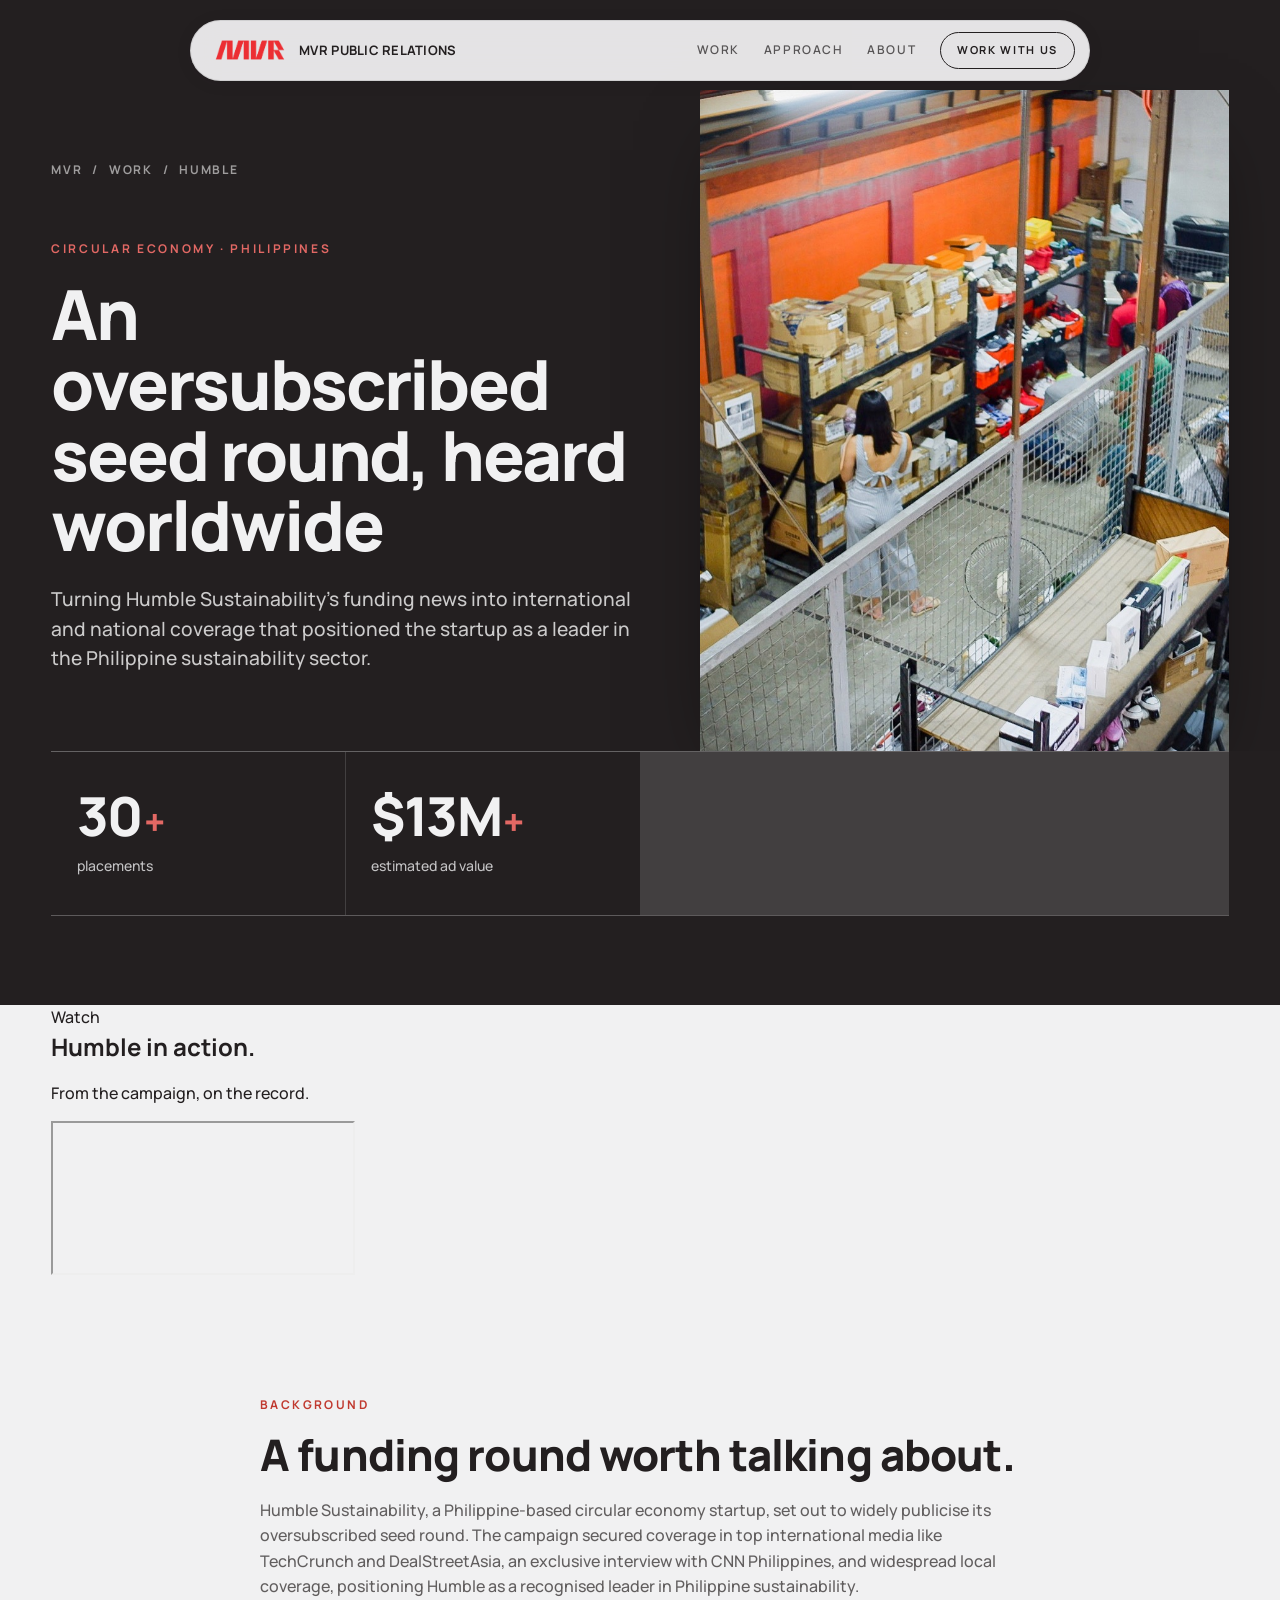
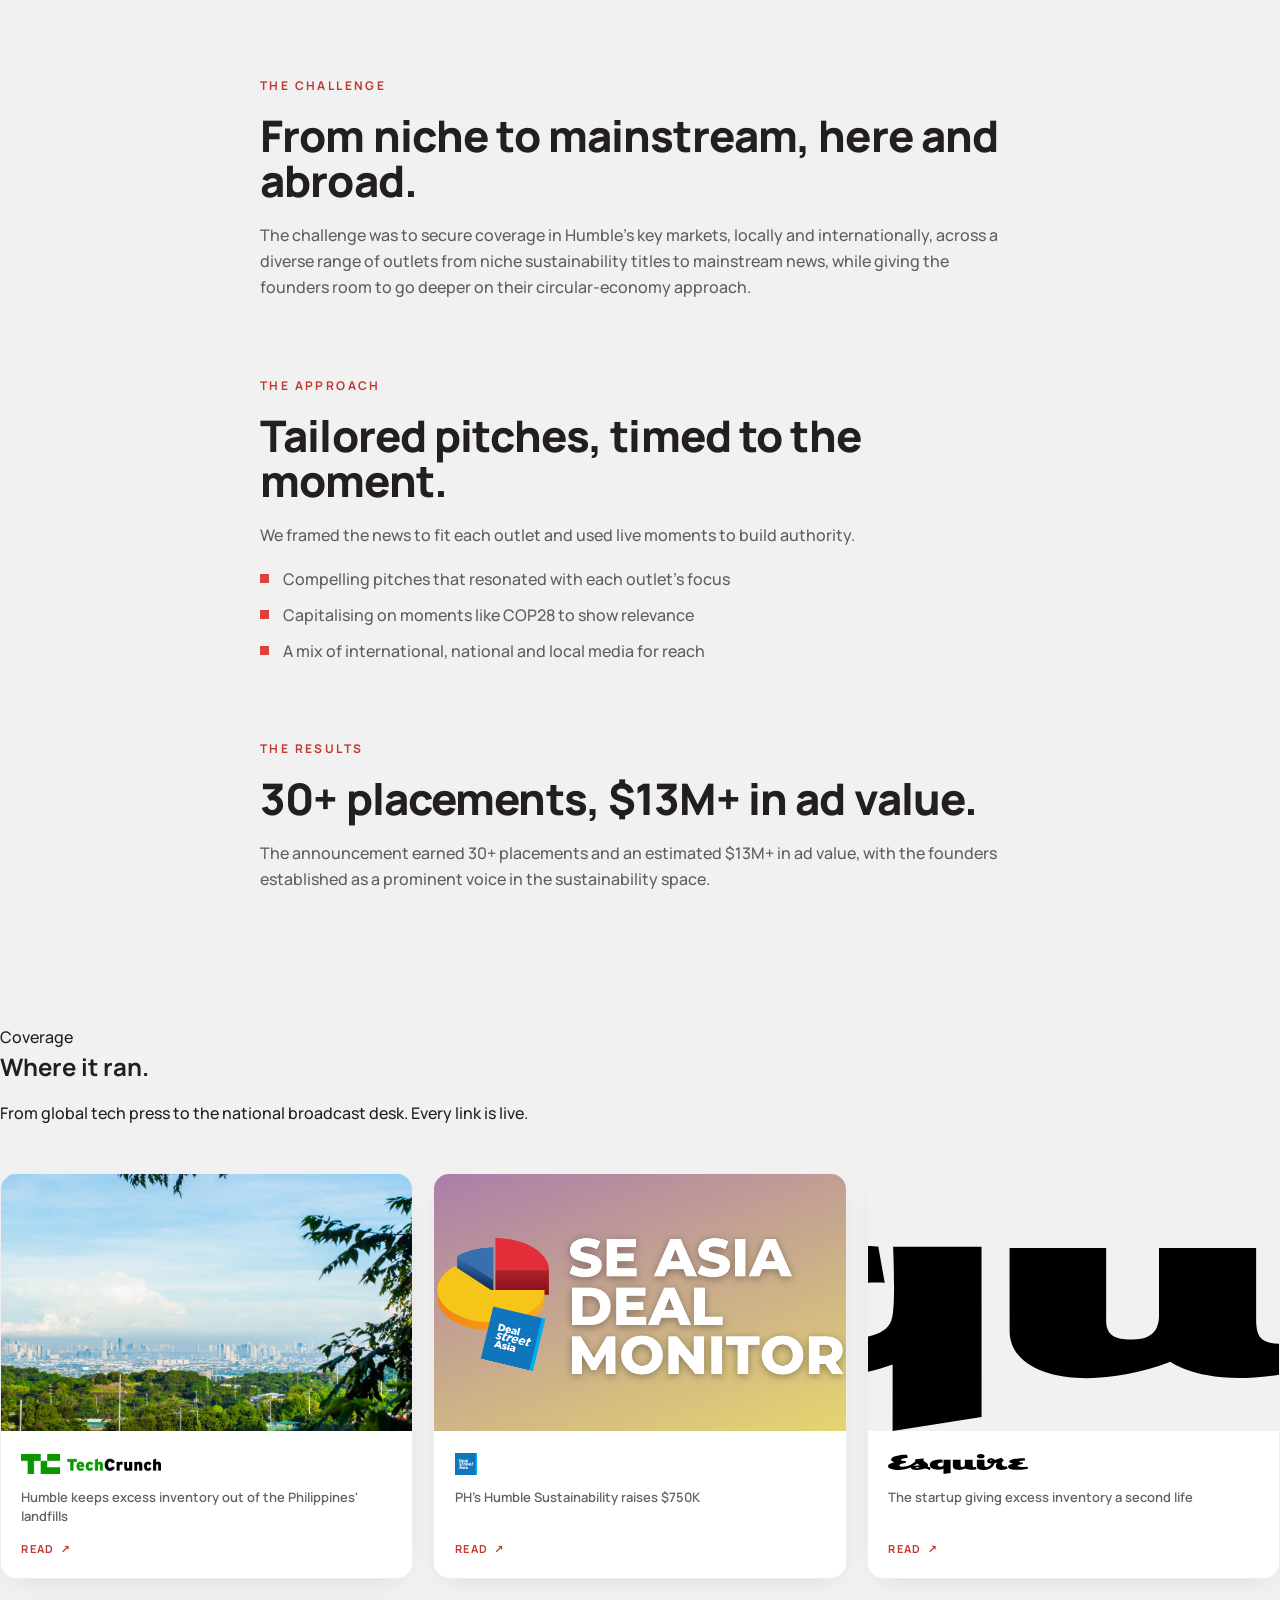
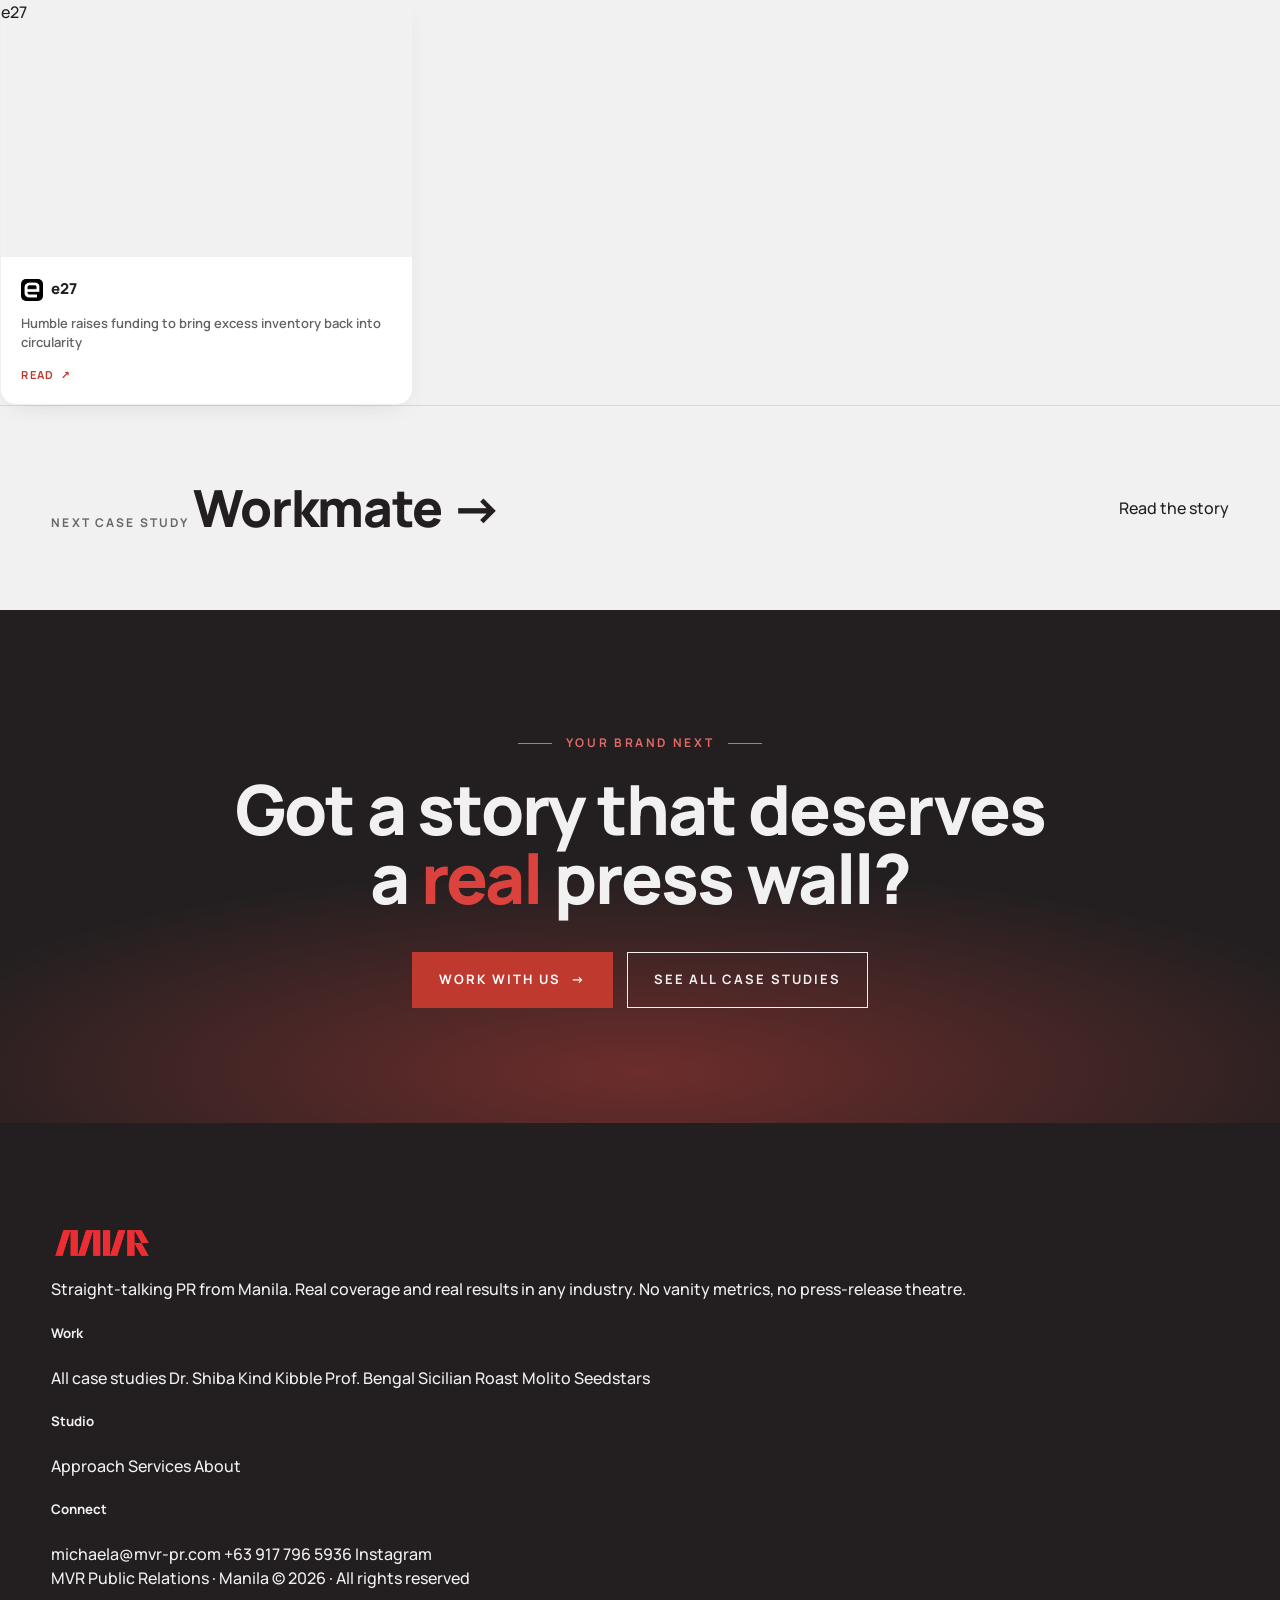
<file: work/humble.html>
<!doctype html>
<html lang="en">
<head>
  <meta charset="utf-8" />
  <meta name="viewport" content="width=device-width, initial-scale=1" />
  <title>Amplifying Humble Sustainability's Seed Round · MVR Public Relations</title>
  <meta name="description" content="A PR campaign that took Humble Sustainability's oversubscribed seed round to TechCrunch, DealStreetAsia and CNN Philippines. 30+ placements, $13M+ ad value." />
  <link rel="canonical" href="https://mvr-pr.com/work/humble.html" />
  <meta name="theme-color" content="#231f20" />
  <meta property="og:type" content="article" />
  <meta property="og:site_name" content="MVR Public Relations" />
  <meta property="og:title" content="Amplifying Humble Sustainability's Seed Round · MVR Public Relations" />
  <meta property="og:description" content="A PR campaign that took Humble Sustainability's oversubscribed seed round to TechCrunch, DealStreetAsia and CNN Philippines. 30+ placements, $13M+ ad value." />
  <meta property="og:url" content="https://mvr-pr.com/work/humble.html" />
  <meta property="og:image" content="https://mvr-pr.com/assets/og.jpg" />
  <meta name="twitter:card" content="summary_large_image" />
  <meta name="twitter:image" content="https://mvr-pr.com/assets/og.jpg" />
  <link rel="icon" type="image/png" sizes="32x32" href="../assets/favicon-32.png" />
  <link rel="apple-touch-icon" sizes="180x180" href="../assets/favicon-180.png" />
  <link rel="preconnect" href="https://fonts.googleapis.com">
  <link rel="preconnect" href="https://fonts.gstatic.com" crossorigin>
  <link href="https://fonts.googleapis.com/css2?family=Manrope:wght@400;500;600;700;800&display=swap" rel="stylesheet">
  <link rel="stylesheet" href="../styles.css" />
</head>
<body id="top">
  <a class="skip-link" href="#main">Skip to content</a>
  <header class="nav">
    <div class="wrap nav-row">
      <a aria-label='MVR Public Relations home' class='nav-brand' href='/'>
        <img src="../assets/mvr-icon-red.png" alt="" width="84" height="29" />
        <span class="wm">MVR PUBLIC RELATIONS</span>
      </a>
      <button class="nav-toggle" aria-label="Toggle menu" aria-expanded="false" aria-controls="navlinks"><span></span><span></span><span></span></button>
      <nav class="nav-links" id="navlinks" aria-label="Primary">
        <a href='/#work'>Work</a>
        <a href='/#approach'>Approach</a>
        <a href='/#about'>About</a>
        <a class='nav-cta' href='/#contact'>Work with us</a>
      </nav>
    </div>
  </header>

  <main id="main">
    <section class="cs-hero has-photo">
      <div class="cs-hero-inner">
        <div class="cs-hero-text">
          <nav class="breadcrumb" aria-label="Breadcrumb">
            <a href='/'>MVR</a> <span aria-hidden="true">/</span> <a href='/work/'>Work</a> <span aria-hidden="true">/</span> <span>Humble</span>
          </nav>
          <span class="client">Circular economy &middot; Philippines</span>
          <h1>An oversubscribed seed round, heard worldwide</h1>
          <p class="lede">Turning Humble Sustainability's funding news into international and national coverage that positioned the startup as a leader in the Philippine sustainability sector.</p>
        </div>
        <div class="cs-hero-photo land">
          <img src="../assets/work/humble-hero.jpg" alt="Inside a Humble Sustainability fulfilment warehouse" loading="eager" decoding="async" fetchpriority="high" />
        </div>
      </div>
    </section>

    <section class="cs-numbers" aria-label="By the numbers">
      <div class="cs-numbers-inner cols-2">
        <div class="cs-num"><div class="n">30<em>+</em></div><div class="l">placements</div></div>
        <div class="cs-num"><div class="n">$13M<em>+</em></div><div class="l">estimated ad value</div></div>
      </div>
    </section>

    <section class="cs-watch" aria-label="Video">
      <div class="wrap">
        <div class="cs-watch-head">
          <div>
            <span class="lab">Watch</span>
            <h2>Humble in action.</h2>
          </div>
          <p>From the campaign, on the record.</p>
        </div>
        <div class="cs-watch-player">
          <iframe src="https://www.youtube.com/embed/-aKhud5hz80?rel=0&amp;modestbranding=1&amp;playsinline=1" title="Humble in action." loading="lazy" allow="accelerometer; clipboard-write; encrypted-media; gyroscope; picture-in-picture" allowfullscreen></iframe>
        </div>
      </div>
    </section>

    <section class="cs-body">
      <div class="wrap">
        <div class="cs-block reveal">
          <span class="k">Background</span>
          <h2>A funding round worth talking about.</h2>
          <p>Humble Sustainability, a Philippine-based circular economy startup, set out to widely publicise its oversubscribed seed round. The campaign secured coverage in top international media like TechCrunch and DealStreetAsia, an exclusive interview with CNN Philippines, and widespread local coverage, positioning Humble as a recognised leader in Philippine sustainability.</p>
        </div>
        <div class="cs-block reveal">
          <span class="k">The challenge</span>
          <h2>From niche to mainstream, here and abroad.</h2>
          <p>The challenge was to secure coverage in Humble's key markets, locally and internationally, across a diverse range of outlets from niche sustainability titles to mainstream news, while giving the founders room to go deeper on their circular-economy approach.</p>
        </div>
        <div class="cs-block reveal">
          <span class="k">The approach</span>
          <h2>Tailored pitches, timed to the moment.</h2>
          <p>We framed the news to fit each outlet and used live moments to build authority.</p>
          <ul>
            <li>Compelling pitches that resonated with each outlet's focus</li>
            <li>Capitalising on moments like COP28 to show relevance</li>
            <li>A mix of international, national and local media for reach</li>
          </ul>
        </div>
        <div class="cs-block reveal">
          <span class="k">The results</span>
          <h2>30+ placements, $13M+ in ad value.</h2>
          <p>The announcement earned 30+ placements and an estimated $13M+ in ad value, with the founders established as a prominent voice in the sustainability space.</p>
        </div>
      </div>
    </section>

    <section class="cs-press" aria-label="Coverage">
      <div class="cs-press-head">
        <div>
          <span class="lab">Coverage</span>
          <h2>Where it ran.</h2>
        </div>
        <p>From global tech press to the national broadcast desk. Every link is live.</p>
      </div>
      <div class="cov-cards">
          <a class="cov-card" href="https://techcrunch.com/2022/11/08/humble-keeps-excess-inventory-out-of-the-philippines-landfills/" target="_blank" rel="noopener">
            <span class="cc-photo"><img src="../assets/coverage/cs-humble-1.jpg" alt="" loading="lazy" decoding="async" /></span>
            <span class="cc-body">
              <span class="cc-top"><span class="cc-brand"><img class="cc-logo" src="../assets/press/techcrunch.png" alt="TechCrunch" /></span></span>
              <span class="cc-head">Humble keeps excess inventory out of the Philippines' landfills</span>
              <span class="cc-go">Read <span class="ext">&#8599;</span></span>
            </span>
          </a>
          <a class="cov-card" href="https://www.dealstreetasia.com/stories/humble-sustainability-raises-750k-315491" target="_blank" rel="noopener">
            <span class="cc-photo"><img src="../assets/coverage/cs-humble-2.jpg" alt="" loading="lazy" decoding="async" /></span>
            <span class="cc-body">
              <span class="cc-top"><span class="cc-brand"><img class="cc-logo" src="../assets/press/dealstreetasia.png" alt="DealStreetAsia" /></span></span>
              <span class="cc-head">PH's Humble Sustainability raises $750K</span>
              <span class="cc-go">Read <span class="ext">&#8599;</span></span>
            </span>
          </a>
          <a class="cov-card" href="https://www.esquiremag.ph/money/capital/humble-sustainability-startup-thrift-a00304-20221109" target="_blank" rel="noopener">
            <span class="cc-photo noimg"><img src="../assets/press/esquire.svg" alt="Esquire" /></span>
            <span class="cc-body">
              <span class="cc-top"><span class="cc-brand"><img class="cc-logo" src="../assets/press/esquire.svg" alt="Esquire" /></span></span>
              <span class="cc-head">The startup giving excess inventory a second life</span>
              <span class="cc-go">Read <span class="ext">&#8599;</span></span>
            </span>
          </a>
          <a class="cov-card" href="https://e27.co/humble-sustainability-raises-funding-to-bring-excess-inventory-back-into-circularity-20221109/" target="_blank" rel="noopener">
            <span class="cc-photo noimg red"><span class="cc-ph-name">e27</span></span>
            <span class="cc-body">
              <span class="cc-top"><span class="cc-brand"><img class="cc-fav" src="../assets/coverage/ic-e27co.png" alt="" /><span class="cc-name">e27</span></span></span>
              <span class="cc-head">Humble raises funding to bring excess inventory back into circularity</span>
              <span class="cc-go">Read <span class="ext">&#8599;</span></span>
            </span>
          </a>
      </div>
    </section>

    <section class="cs-next">
      <div class="wrap">
        <a href='/work/workmate'>
          <span>
            <span class="nx-k">Next case study</span>
            <span class="nx-t">Workmate &rarr;</span>
          </span>
          <span class="wc-go">Read the story</span>
        </a>
      </div>
    </section>

    <section class="cta">
      <div class="cta-inner">
        <span class="eyebrow center reveal">Your brand next</span>
        <h2 class="reveal d1">Got a story that deserves a <em>real</em> press wall?</h2>
        <div class="cta-actions reveal d2">
          <a class='btn btn-red' href='/#contact'>Work with us <span class="arrow">&rarr;</span></a>
          <a class='btn btn-ghost' href='/work/'>See all case studies</a>
        </div>
      </div>
    </section>
  </main>

  <footer class="footer">
    <div class="wrap">
      <div class="footer-top">
        <div class="footer-brand">
          <img src="../assets/mvr-icon-red.png" alt="MVR Public Relations" width="102" height="36" />
          <p>Straight-talking PR from Manila. Real coverage and real results in any industry. No vanity metrics, no press-release theatre.</p>
        </div>
        <div class="fcol">
          <h5>Work</h5>
          <a href='/work/'>All case studies</a>
          <a href='/work/dr-shiba-kind-kibble'>Dr. Shiba Kind Kibble</a>
          <a href='/work/prof-bengal'>Prof. Bengal</a>
          <a href='/work/sicilian-roast'>Sicilian Roast Molito</a>
          <a href='/work/seedstars'>Seedstars</a>
        </div>
        <div class="fcol">
          <h5>Studio</h5>
          <a href='/#approach'>Approach</a>
          <a href='/#services'>Services</a>
          <a href='/#about'>About</a>
        </div>
        <div class="fcol">
          <h5>Connect</h5>
          <a href="mailto:michaela@mvr-pr.com">michaela@mvr-pr.com</a>
          <a href="tel:+639177965936">+63 917 796 5936</a>
          <a href="https://instagram.com/mvr.pr" target="_blank" rel="noopener">Instagram</a>
        </div>
      </div>
      <div class="footer-bot">
        <span>MVR Public Relations &middot; Manila</span>
        <span>&copy; <span data-year>2026</span> &middot; All rights reserved</span>
      </div>
    </div>
  </footer>

  <script src="../main.js"></script>
</body>
</html>
</file>
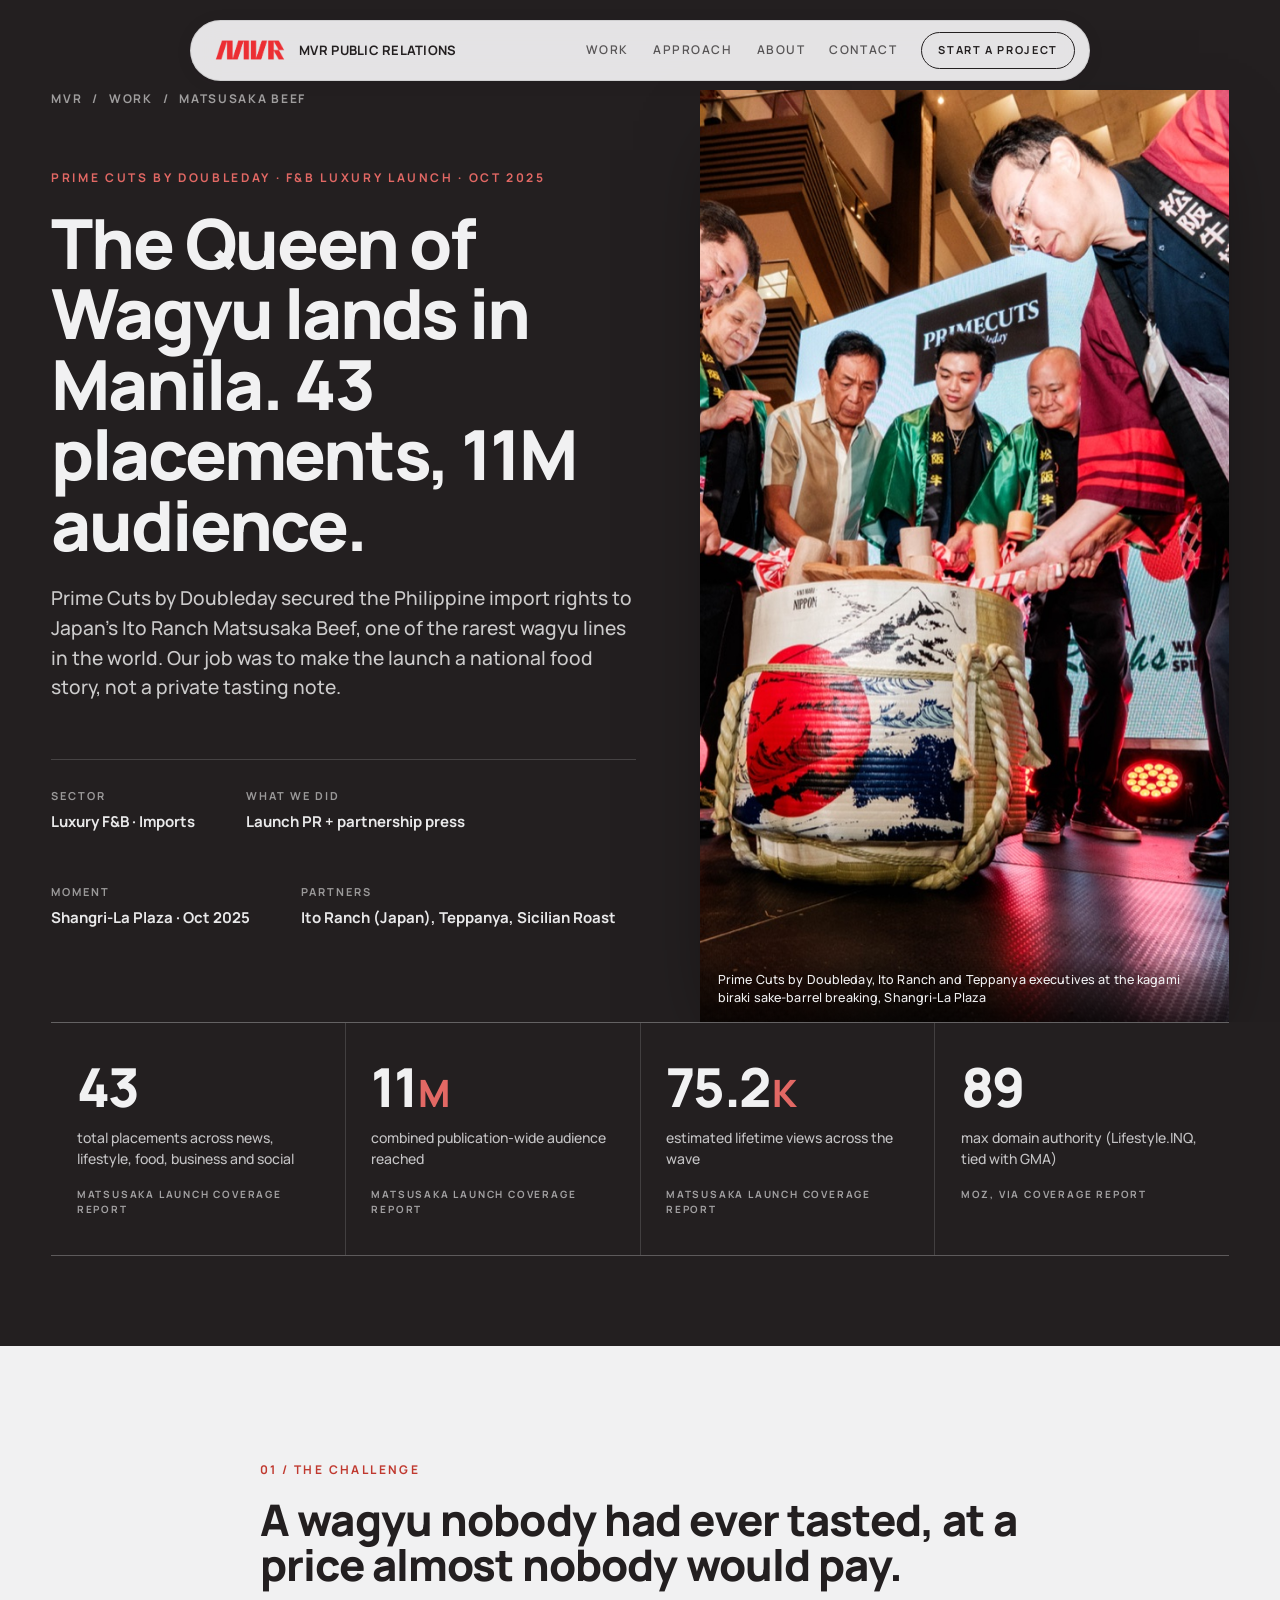
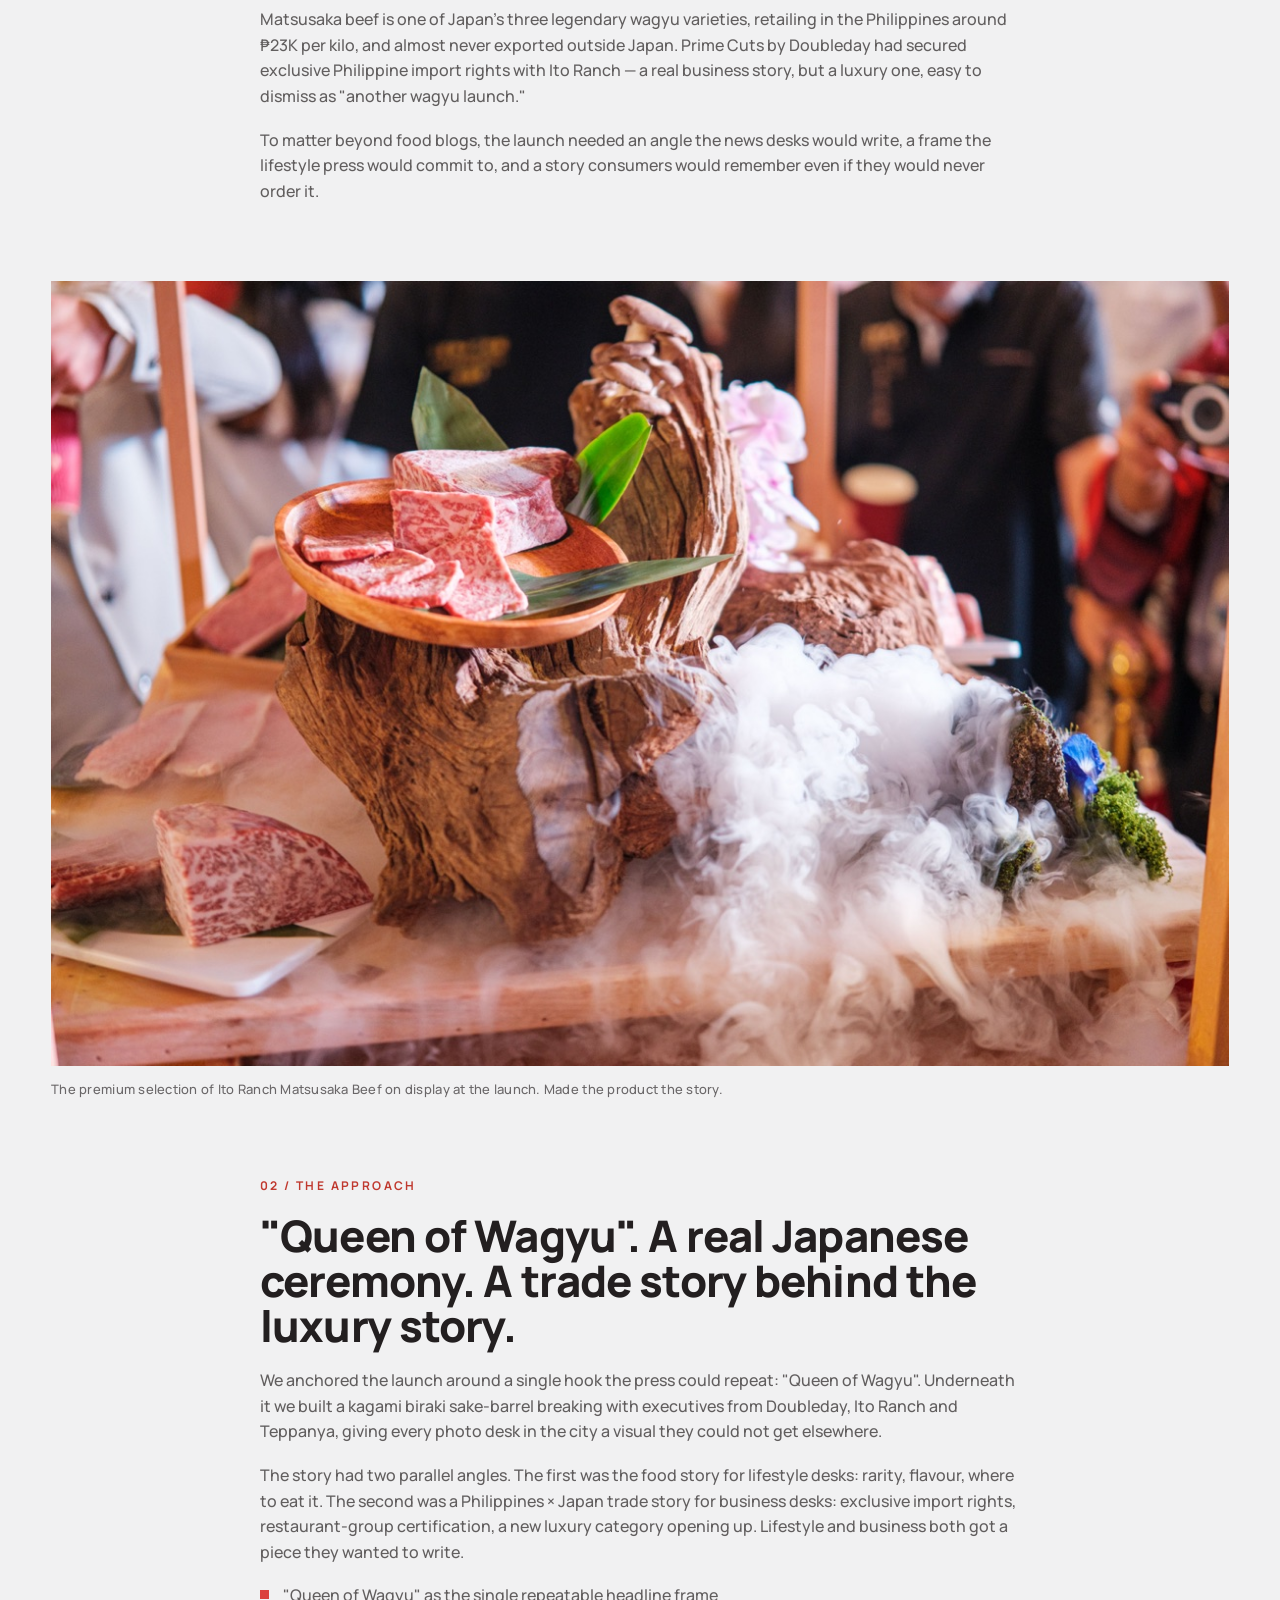
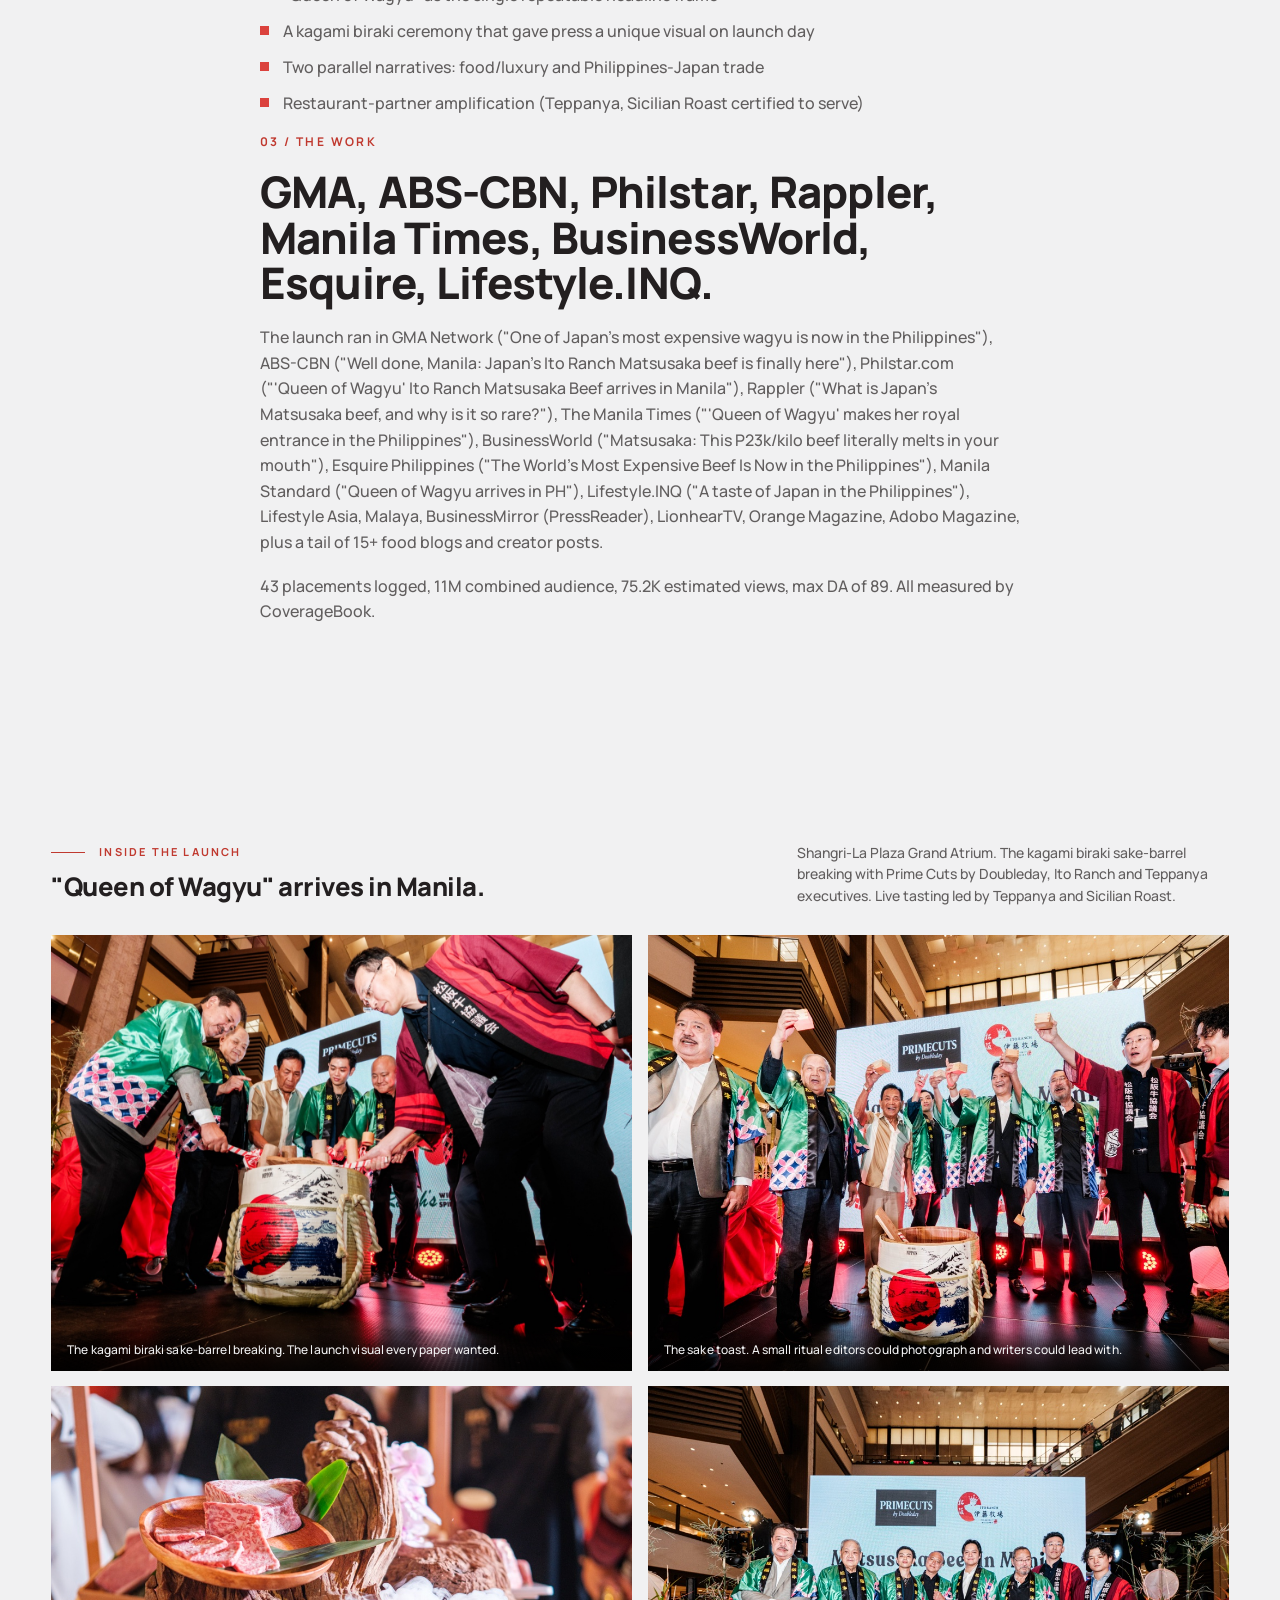
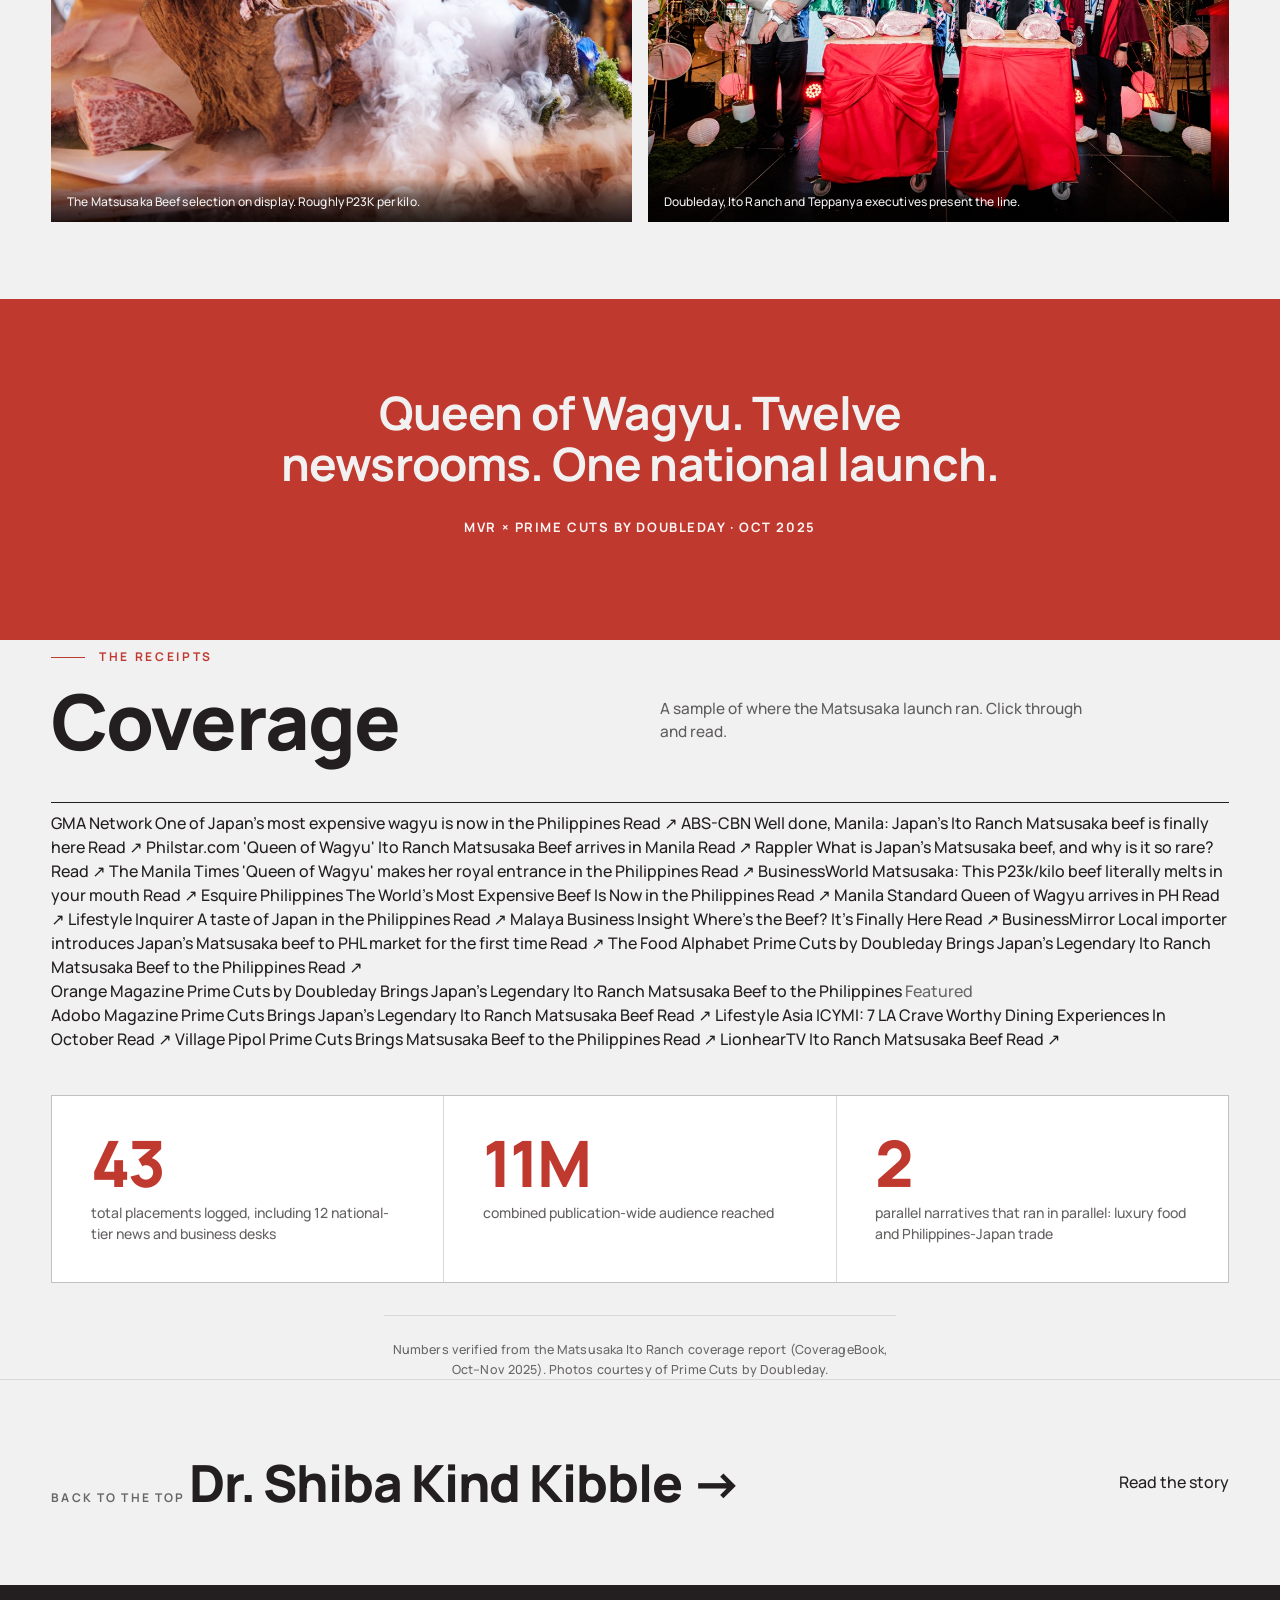
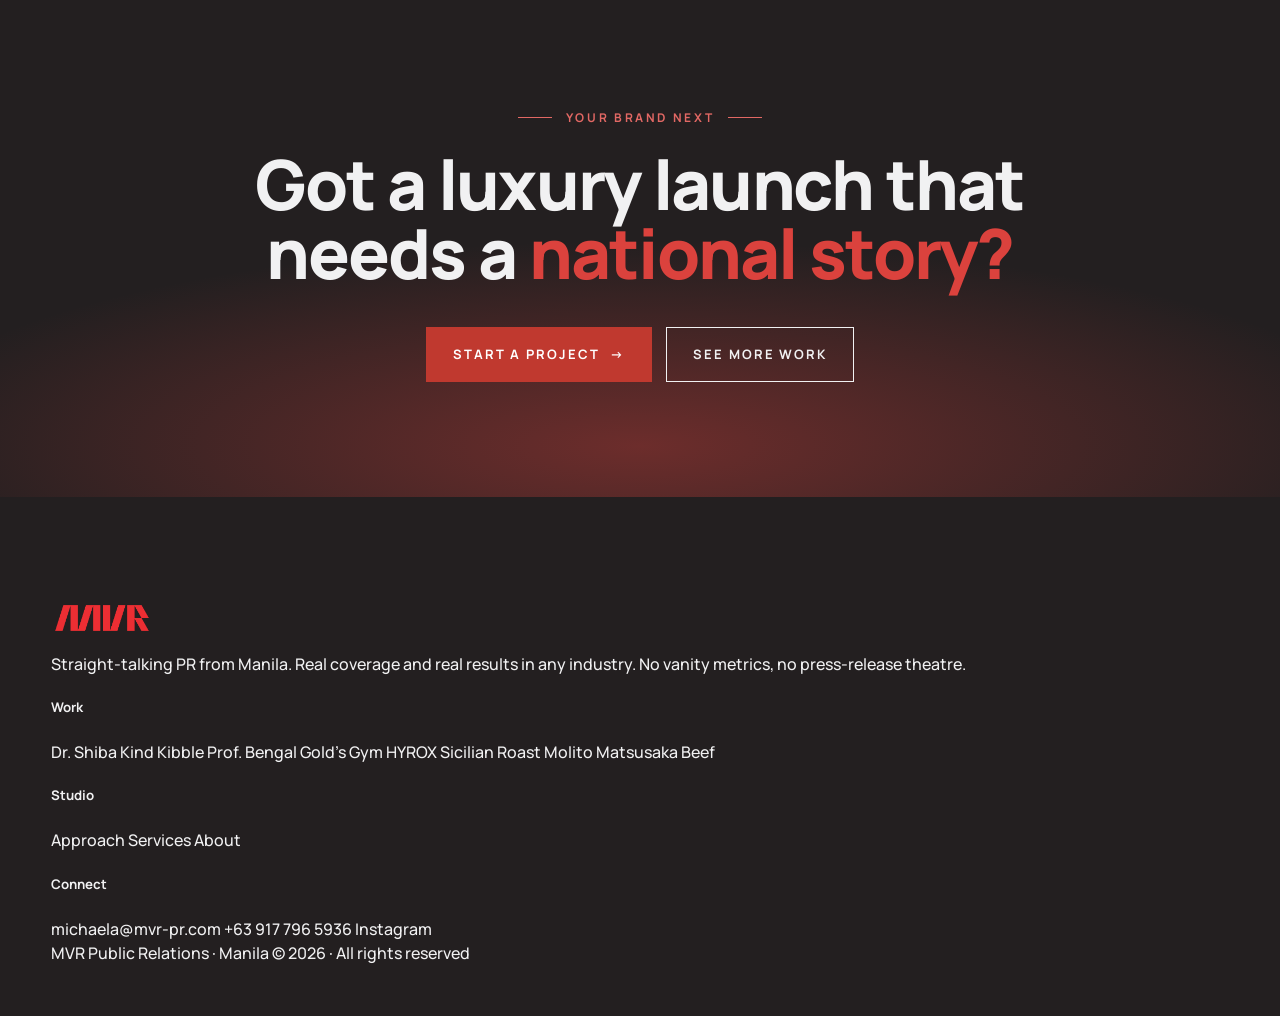
<file: work/matsusaka-beef.html>
<!doctype html>
<html lang="en">
<head>
  <meta charset="utf-8" />
  <meta name="viewport" content="width=device-width, initial-scale=1" />

  <title>Matsusaka Beef Launch · MVR Public Relations</title>
  <meta name="description" content="How we launched Japan's Ito Ranch Matsusaka Beef into the Philippines for Prime Cuts by Doubleday: 43 placements, 11M audience, 75.2K views. GMA, ABS-CBN, Philstar, Rappler, Manila Times, BusinessWorld, Esquire and Lifestyle.INQ." />
  <link rel="canonical" href="https://mvr-pr.com/work/matsusaka-beef.html" />
  <meta name="theme-color" content="#db423d" />

  <meta property="og:type" content="article" />
  <meta property="og:site_name" content="MVR Public Relations" />
  <meta property="og:title" content="Matsusaka Beef: 43 placements landing 'Queen of Wagyu' in Manila" />
  <meta property="og:description" content="A case study: 43 placements, 11M audience and 75.2K views for the Philippine launch of Japan's Ito Ranch Matsusaka Beef." />
  <meta property="og:url" content="https://mvr-pr.com/work/matsusaka-beef.html" />
  <meta property="og:image" content="https://mvr-pr.com/assets/work/matsusaka-barrel.jpg" />
  <meta name="twitter:card" content="summary_large_image" />
  <meta name="twitter:image" content="https://mvr-pr.com/assets/work/matsusaka-barrel.jpg" />

  <link rel="icon" type="image/png" sizes="32x32" href="../assets/favicon-32.png" />
  <link rel="apple-touch-icon" sizes="180x180" href="../assets/favicon-180.png" />

  <link rel="preconnect" href="https://fonts.googleapis.com">
  <link rel="preconnect" href="https://fonts.gstatic.com" crossorigin>
  <link href="https://fonts.googleapis.com/css2?family=Manrope:wght@400;500;600;700;800&display=swap" rel="stylesheet">
  <link rel="stylesheet" href="../styles.css" />

  <script type="application/ld+json">
  {"@context":"https://schema.org","@type":"CreativeWork","name":"Matsusaka Beef Philippines Case Study","about":"Launch PR for Ito Ranch Matsusaka Beef in the Philippines, via Prime Cuts by Doubleday","creator":{"@type":"ProfessionalService","name":"MVR Public Relations","url":"https://mvr-pr.com/"},"url":"https://mvr-pr.com/work/matsusaka-beef.html"}
  </script>
  <script type="application/ld+json">
  {"@context":"https://schema.org","@type":"BreadcrumbList","itemListElement":[{"@type":"ListItem","position":1,"name":"MVR Public Relations","item":"https://mvr-pr.com/"},{"@type":"ListItem","position":2,"name":"Work","item":"https://mvr-pr.com/#work"},{"@type":"ListItem","position":3,"name":"Matsusaka Beef"}]}
  </script>
</head>
<body id="top">
  <a class="skip-link" href="#main">Skip to content</a>

  <header class="nav">
    <div class="wrap nav-row">
      <a href="../index.html" class="nav-brand" aria-label="MVR Public Relations home">
        <img src="../assets/mvr-icon-red.png" alt="" width="84" height="29" />
        <span class="wm">MVR PUBLIC RELATIONS</span>
      </a>
      <button class="nav-toggle" aria-label="Toggle menu" aria-expanded="false" aria-controls="navlinks"><span></span><span></span><span></span></button>
      <nav class="nav-links" id="navlinks" aria-label="Primary">
        <a href="../index.html#work">Work</a>
        <a href="../index.html#approach">Approach</a>
        <a href="../index.html#about">About</a>
        <a href="../index.html#contact">Contact</a>
        <a class="nav-cta" href="../index.html#contact">Start a project</a>
      </nav>
    </div>
  </header>

  <main id="main">
    <section class="cs-hero has-photo">
      <div class="cs-hero-inner">
        <div class="cs-hero-text">
          <nav class="breadcrumb" aria-label="Breadcrumb">
            <a href="../index.html">MVR</a> <span aria-hidden="true">/</span> <a href="../index.html#work">Work</a> <span aria-hidden="true">/</span> <span>Matsusaka Beef</span>
          </nav>
          <span class="client">Prime Cuts by Doubleday &middot; F&amp;B luxury launch &middot; Oct 2025</span>
          <h1>The Queen of Wagyu lands in Manila. 43 placements, 11M audience.</h1>
          <p class="lede">Prime Cuts by Doubleday secured the Philippine import rights to Japan's Ito Ranch Matsusaka Beef, one of the rarest wagyu lines in the world. Our job was to make the launch a national food story, not a private tasting note.</p>
          <dl class="cs-meta">
            <div><dt>Sector</dt><dd>Luxury F&amp;B &middot; Imports</dd></div>
            <div><dt>What we did</dt><dd>Launch PR + partnership press</dd></div>
            <div><dt>Moment</dt><dd>Shangri-La Plaza &middot; Oct 2025</dd></div>
            <div><dt>Partners</dt><dd>Ito Ranch (Japan), Teppanya, Sicilian Roast</dd></div>
          </dl>
        </div>
        <div class="cs-hero-photo">
          <img src="../assets/work/matsusaka-barrel.jpg" alt="Prime Cuts by Doubleday, Ito Ranch and Teppanya executives lead a ceremonial kagami biraki barrel breaking at the Matsusaka Beef Philippine launch at Shangri-La Plaza" width="900" height="1125" />
          <span class="ph-cap">Prime Cuts by Doubleday, Ito Ranch and Teppanya executives at the kagami biraki sake-barrel breaking, Shangri-La Plaza</span>
        </div>
      </div>
    </section>

    <section class="cs-numbers" aria-label="By the numbers">
      <div class="cs-numbers-inner">
        <div class="cs-num">
          <div class="n">43</div>
          <div class="l">total placements across news, lifestyle, food, business and social</div>
          <span class="src">Matsusaka launch coverage report</span>
        </div>
        <div class="cs-num">
          <div class="n">11<em>M</em></div>
          <div class="l">combined publication-wide audience reached</div>
          <span class="src">Matsusaka launch coverage report</span>
        </div>
        <div class="cs-num">
          <div class="n">75.2<em>K</em></div>
          <div class="l">estimated lifetime views across the wave</div>
          <span class="src">Matsusaka launch coverage report</span>
        </div>
        <div class="cs-num">
          <div class="n">89</div>
          <div class="l">max domain authority (Lifestyle.INQ, tied with GMA)</div>
          <span class="src">Moz, via coverage report</span>
        </div>
      </div>
    </section>

    <section class="cs-body">
      <div class="wrap">
        <div class="cs-block reveal">
          <span class="k">01 / The challenge</span>
          <h2>A wagyu nobody had ever tasted, at a price almost nobody would pay.</h2>
          <p>Matsusaka beef is one of Japan's three legendary wagyu varieties, retailing in the Philippines around ₱23K per kilo, and almost never exported outside Japan. Prime Cuts by Doubleday had secured exclusive Philippine import rights with Ito Ranch &mdash; a real business story, but a luxury one, easy to dismiss as "another wagyu launch."</p>
          <p>To matter beyond food blogs, the launch needed an angle the news desks would write, a frame the lifestyle press would commit to, and a story consumers would remember even if they would never order it.</p>
        </div>
      </div>

      <figure class="cs-figure wide reveal">
        <img src="../assets/work/matsusaka-beef.jpg" alt="A premium selection of Ito Ranch Matsusaka Beef showcased during the Prime Cuts by Doubleday launch at Shangri-La Plaza" width="1200" height="800" />
        <figcaption>The premium selection of Ito Ranch Matsusaka Beef on display at the launch. Made the product the story.</figcaption>
      </figure>

      <div class="wrap">
        <div class="cs-block reveal">
          <span class="k">02 / The approach</span>
          <h2>"Queen of Wagyu". A real Japanese ceremony. A trade story behind the luxury story.</h2>
          <p>We anchored the launch around a single hook the press could repeat: "Queen of Wagyu". Underneath it we built a kagami biraki sake-barrel breaking with executives from Doubleday, Ito Ranch and Teppanya, giving every photo desk in the city a visual they could not get elsewhere.</p>
          <p>The story had two parallel angles. The first was the food story for lifestyle desks: rarity, flavour, where to eat it. The second was a Philippines &times; Japan trade story for business desks: exclusive import rights, restaurant-group certification, a new luxury category opening up. Lifestyle and business both got a piece they wanted to write.</p>
          <ul>
            <li>"Queen of Wagyu" as the single repeatable headline frame</li>
            <li>A kagami biraki ceremony that gave press a unique visual on launch day</li>
            <li>Two parallel narratives: food/luxury and Philippines-Japan trade</li>
            <li>Restaurant-partner amplification (Teppanya, Sicilian Roast certified to serve)</li>
          </ul>
        </div>
      </div>

      <div class="wrap">
        <div class="cs-block reveal">
          <span class="k">03 / The work</span>
          <h2>GMA, ABS-CBN, Philstar, Rappler, Manila Times, BusinessWorld, Esquire, Lifestyle.INQ.</h2>
          <p>The launch ran in GMA Network ("One of Japan's most expensive wagyu is now in the Philippines"), ABS-CBN ("Well done, Manila: Japan's Ito Ranch Matsusaka beef is finally here"), Philstar.com ("'Queen of Wagyu' Ito Ranch Matsusaka Beef arrives in Manila"), Rappler ("What is Japan's Matsusaka beef, and why is it so rare?"), The Manila Times ("'Queen of Wagyu' makes her royal entrance in the Philippines"), BusinessWorld ("Matsusaka: This P23k/kilo beef literally melts in your mouth"), Esquire Philippines ("The World's Most Expensive Beef Is Now in the Philippines"), Manila Standard ("Queen of Wagyu arrives in PH"), Lifestyle.INQ ("A taste of Japan in the Philippines"), Lifestyle Asia, Malaya, BusinessMirror (PressReader), LionhearTV, Orange Magazine, Adobo Magazine, plus a tail of 15+ food blogs and creator posts.</p>
          <p>43 placements logged, 11M combined audience, 75.2K estimated views, max DA of 89. All measured by CoverageBook.</p>
        </div>
      </div>
    </section>

    <!-- GALLERY -->
    <section class="cs-gal reveal">
      <div class="cs-gal-head">
        <div>
          <span class="lab">Inside the launch</span>
          <h3>"Queen of Wagyu" arrives in Manila.</h3>
        </div>
        <p>Shangri-La Plaza Grand Atrium. The kagami biraki sake-barrel breaking with Prime Cuts by Doubleday, Ito Ranch and Teppanya executives. Live tasting led by Teppanya and Sicilian Roast.</p>
      </div>
      <div class="cs-gal-grid">
        <figure class="span-3">
          <img src="../assets/work/matsusaka-barrel.jpg" alt="Prime Cuts by Doubleday, Ito Ranch and Teppanya executives at the kagami biraki barrel breaking" loading="lazy" decoding="async" />
          <figcaption>The kagami biraki sake-barrel breaking. The launch visual every paper wanted.</figcaption>
        </figure>
        <figure class="span-3">
          <img src="../assets/work/matsusaka-toast.jpg" alt="Executives raise a toast with sake at the Matsusaka Beef launch" loading="lazy" decoding="async" />
          <figcaption>The sake toast. A small ritual editors could photograph and writers could lead with.</figcaption>
        </figure>
        <figure class="span-3">
          <img src="../assets/work/matsusaka-beef.jpg" alt="A premium selection of Ito Ranch Matsusaka Beef showcased during the launch event" loading="lazy" decoding="async" />
          <figcaption>The Matsusaka Beef selection on display. Roughly P23K per kilo.</figcaption>
        </figure>
        <figure class="span-3">
          <img src="../assets/work/matsusaka-execs.jpg" alt="Doubleday, Ito Ranch and Teppanya executives present the line" loading="lazy" decoding="async" />
          <figcaption>Doubleday, Ito Ranch and Teppanya executives present the line.</figcaption>
        </figure>
      </div>
    </section>

    <section class="cs-quote">
      <blockquote>Queen of Wagyu. Twelve newsrooms. One national launch.</blockquote>
      <p class="by">MVR &times; Prime Cuts by Doubleday &middot; Oct 2025</p>
    </section>

    <section class="cs-coverage">
      <div class="wrap">
        <div class="sec-head reveal">
          <div>
            <span class="eyebrow">The receipts</span>
            <h2>Coverage</h2>
          </div>
          <p>A sample of where the Matsusaka launch ran. Click through and read.</p>
        </div>
        <div class="cov-list reveal">
          <a class="cov-item" href="https://www.gmanetwork.com/lifestyle/food/127193/one-of-japans-most-expensive-wagyu-is-now-in-the-philippines/story" target="_blank" rel="noopener">
            <span class="cov-pub">GMA Network</span>
            <span class="cov-head">One of Japan's most expensive wagyu is now in the Philippines</span>
            <span class="cov-go">Read &#8599;</span>
          </a>
          <a class="cov-item" href="https://www.abs-cbn.com/lifestyle/food-travel/2025/10/18/well-done-manila-japan-s-ito-ranch-matsusaka-beef-is-finally-here-1100" target="_blank" rel="noopener">
            <span class="cov-pub">ABS-CBN</span>
            <span class="cov-head">Well done, Manila: Japan's Ito Ranch Matsusaka beef is finally here</span>
            <span class="cov-go">Read &#8599;</span>
          </a>
          <a class="cov-item" href="https://www.philstar.com/lifestyle/food-and-leisure/2025/10/17/2480570/queen-wagyu-ito-ranch-matsusaka-beef-arrives-manila" target="_blank" rel="noopener">
            <span class="cov-pub">Philstar.com</span>
            <span class="cov-head">'Queen of Wagyu' Ito Ranch Matsusaka Beef arrives in Manila</span>
            <span class="cov-go">Read &#8599;</span>
          </a>
          <a class="cov-item" href="https://www.rappler.com/life-and-style/food-drinks/japan-rare-matsusaka-beef-ito-ranch-doubleday-import/" target="_blank" rel="noopener">
            <span class="cov-pub">Rappler</span>
            <span class="cov-head">What is Japan's Matsusaka beef, and why is it so rare?</span>
            <span class="cov-go">Read &#8599;</span>
          </a>
          <a class="cov-item" href="https://www.manilatimes.net/2025/11/02/the-sunday-times/places-and-palates/queen-of-wagyu-makes-her-royal-entrance-in-the-philippines/2213692" target="_blank" rel="noopener">
            <span class="cov-pub">The Manila Times</span>
            <span class="cov-head">'Queen of Wagyu' makes her royal entrance in the Philippines</span>
            <span class="cov-go">Read &#8599;</span>
          </a>
          <a class="cov-item" href="https://www.bworldonline.com/arts-and-leisure/2025/11/06/710265/matsusaka-this-p23k-kilo-beef-literally-melts-in-your-mouth/" target="_blank" rel="noopener">
            <span class="cov-pub">BusinessWorld</span>
            <span class="cov-head">Matsusaka: This P23k/kilo beef literally melts in your mouth</span>
            <span class="cov-go">Read &#8599;</span>
          </a>
          <a class="cov-item" href="https://www.esquiremag.ph/culture/food-and-drink/ito-ranch-matsusaka-beef-now-in-manila-a3690-20251024-lfrm" target="_blank" rel="noopener">
            <span class="cov-pub">Esquire Philippines</span>
            <span class="cov-head">The World's Most Expensive Beef Is Now in the Philippines</span>
            <span class="cov-go">Read &#8599;</span>
          </a>
          <a class="cov-item" href="https://manilastandard.net/lifestyle/cravings/314659895/queen-of-wagyu-arrives-in-ph.html" target="_blank" rel="noopener">
            <span class="cov-pub">Manila Standard</span>
            <span class="cov-head">Queen of Wagyu arrives in PH</span>
            <span class="cov-go">Read &#8599;</span>
          </a>
          <a class="cov-item" href="https://lifestyle.inquirer.net/552947/a-taste-of-japan-in-the-philippines/" target="_blank" rel="noopener">
            <span class="cov-pub">Lifestyle Inquirer</span>
            <span class="cov-head">A taste of Japan in the Philippines</span>
            <span class="cov-go">Read &#8599;</span>
          </a>
          <a class="cov-item" href="https://malaya.com.ph/weekender/wheres-the-beef-its-finally-here/" target="_blank" rel="noopener">
            <span class="cov-pub">Malaya Business Insight</span>
            <span class="cov-head">Where's the Beef? It's Finally Here</span>
            <span class="cov-go">Read &#8599;</span>
          </a>
          <a class="cov-item" href="https://businessmirror.com.ph/2025/10/26/local-importer-introduces-japans-matsusaka-beef-to-phl-market-for-the-first-time/" target="_blank" rel="noopener">
            <span class="cov-pub">BusinessMirror</span>
            <span class="cov-head">Local importer introduces Japan's Matsusaka beef to PHL market for the first time</span>
            <span class="cov-go">Read &#8599;</span>
          </a>
          <a class="cov-item" href="https://www.thefoodalphabet.com/2025/10/prime-cuts-by-doubleday-brings-japans.html" target="_blank" rel="noopener">
            <span class="cov-pub">The Food Alphabet</span>
            <span class="cov-head">Prime Cuts by Doubleday Brings Japan's Legendary Ito Ranch Matsusaka Beef to the Philippines</span>
            <span class="cov-go">Read &#8599;</span>
          </a>
          <div class="cov-item nolink">
            <span class="cov-pub">Orange Magazine</span>
            <span class="cov-head">Prime Cuts by Doubleday Brings Japan's Legendary Ito Ranch Matsusaka Beef to the Philippines</span>
            <span class="cov-go" style="color:var(--ink-50)">Featured</span>
          </div>
          <a class="cov-item" href="https://www.adobomagazine.net/2025/10/prime-cuts-ito-ranch-matsusaka-beef.html" target="_blank" rel="noopener">
            <span class="cov-pub">Adobo Magazine</span>
            <span class="cov-head">Prime Cuts Brings Japan's Legendary Ito Ranch Matsusaka Beef</span>
            <span class="cov-go">Read &#8599;</span>
          </a>
          <a class="cov-item" href="https://lifestyleasia-onemega.com/dining/icymi-7-la-crave-worthy-dining-experiences-in-october/" target="_blank" rel="noopener">
            <span class="cov-pub">Lifestyle Asia</span>
            <span class="cov-head">ICYMI: 7 LA Crave Worthy Dining Experiences In October</span>
            <span class="cov-go">Read &#8599;</span>
          </a>
          <a class="cov-item" href="https://villagepipol.com/prime-cuts-brings-matsusaka-beef-to-the-philippines/" target="_blank" rel="noopener">
            <span class="cov-pub">Village Pipol</span>
            <span class="cov-head">Prime Cuts Brings Matsusaka Beef to the Philippines</span>
            <span class="cov-go">Read &#8599;</span>
          </a>
          <a class="cov-item" href="https://www.lionheartv.net/2025/10/ito-ranch-matsusaka-beef/" target="_blank" rel="noopener">
            <span class="cov-pub">LionhearTV</span>
            <span class="cov-head">Ito Ranch Matsusaka Beef</span>
            <span class="cov-go">Read &#8599;</span>
          </a>
        </div>

        <div class="cs-stats reveal">
          <div class="cs-stat"><div class="num">43</div><div class="label">total placements logged, including 12 national-tier news and business desks</div></div>
          <div class="cs-stat"><div class="num">11M</div><div class="label">combined publication-wide audience reached</div></div>
          <div class="cs-stat"><div class="num">2</div><div class="label">parallel narratives that ran in parallel: luxury food and Philippines-Japan trade</div></div>
        </div>
        <p class="cs-credit">Numbers verified from the Matsusaka Ito Ranch coverage report (CoverageBook, Oct–Nov 2025). Photos courtesy of Prime Cuts by Doubleday.</p>
      </div>
    </section>

    <section class="cs-next">
      <div class="wrap">
        <a href="dr-shiba-kind-kibble.html">
          <span>
            <span class="nx-k">Back to the top</span>
            <span class="nx-t">Dr. Shiba Kind Kibble &rarr;</span>
          </span>
          <span class="wc-go">Read the story</span>
        </a>
      </div>
    </section>

    <section class="cta">
      <div class="cta-inner">
        <span class="eyebrow center reveal">Your brand next</span>
        <h2 class="reveal d1">Got a luxury launch that needs a <em>national story?</em></h2>
        <div class="cta-actions reveal d2">
          <a class="btn btn-red" href="../index.html#contact">Start a project <span class="arrow">&rarr;</span></a>
          <a class="btn btn-ghost" href="../index.html#work">See more work</a>
        </div>
      </div>
    </section>
  </main>

  <footer class="footer">
    <div class="wrap">
      <div class="footer-top">
        <div class="footer-brand">
          <img src="../assets/mvr-icon-red.png" alt="MVR Public Relations" width="102" height="36" />
          <p>Straight-talking PR from Manila. Real coverage and real results in any industry. No vanity metrics, no press-release theatre.</p>
        </div>
        <div class="fcol">
          <h5>Work</h5>
          <a href="dr-shiba-kind-kibble.html">Dr. Shiba Kind Kibble</a>
          <a href="prof-bengal.html">Prof. Bengal</a>
          <a href="golds-gym-hyrox.html">Gold's Gym HYROX</a>
          <a href="sicilian-roast.html">Sicilian Roast Molito</a>
          <a href="matsusaka-beef.html">Matsusaka Beef</a>
        </div>
        <div class="fcol">
          <h5>Studio</h5>
          <a href="../index.html#approach">Approach</a>
          <a href="../index.html#services">Services</a>
          <a href="../index.html#about">About</a>
        </div>
        <div class="fcol">
          <h5>Connect</h5>
          <a href="mailto:michaela@mvr-pr.com">michaela@mvr-pr.com</a>
          <a href="tel:+639177965936">+63 917 796 5936</a>
          <a href="https://instagram.com/mvr.pr" target="_blank" rel="noopener">Instagram</a>
        </div>
      </div>
      <div class="footer-bot">
        <span>MVR Public Relations &middot; Manila</span>
        <span>&copy; <span data-year>2026</span> &middot; All rights reserved</span>
      </div>
    </div>
  </footer>

  <script src="../main.js"></script>
</body>
</html>
</file>
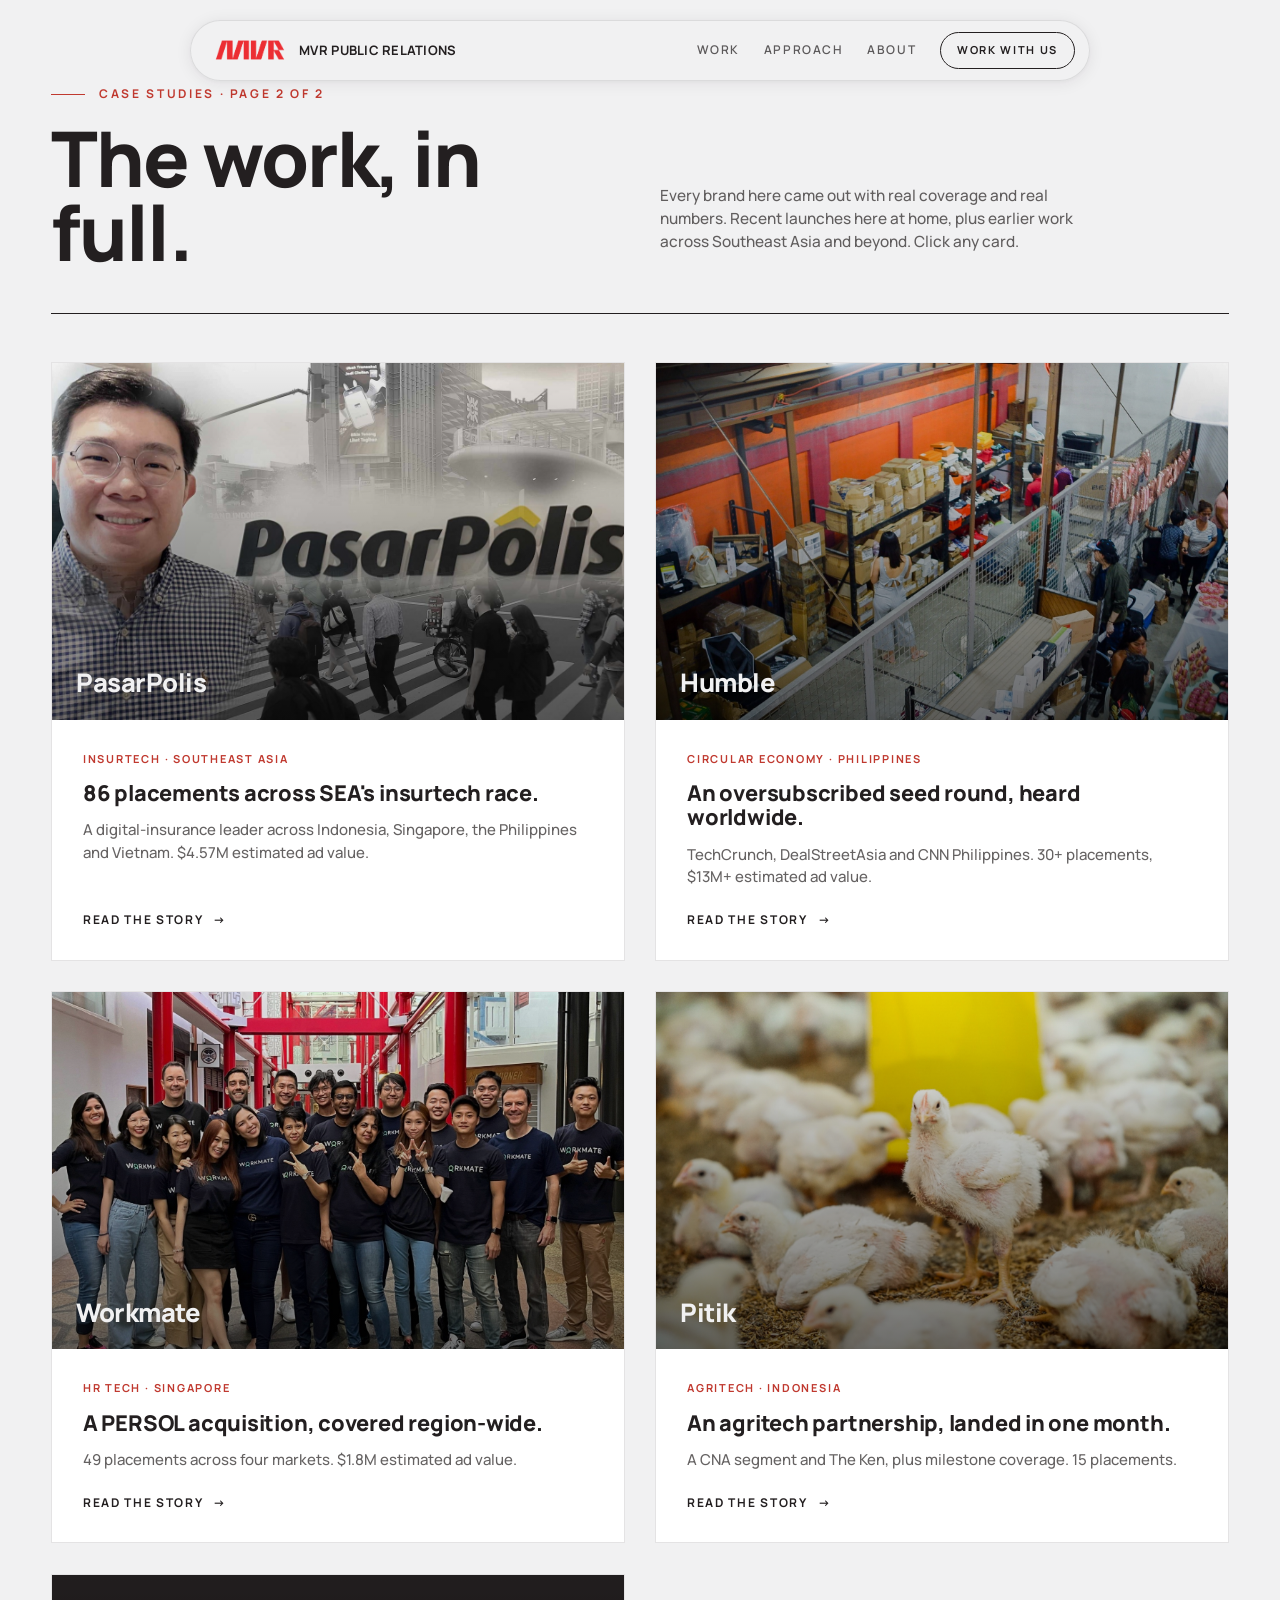
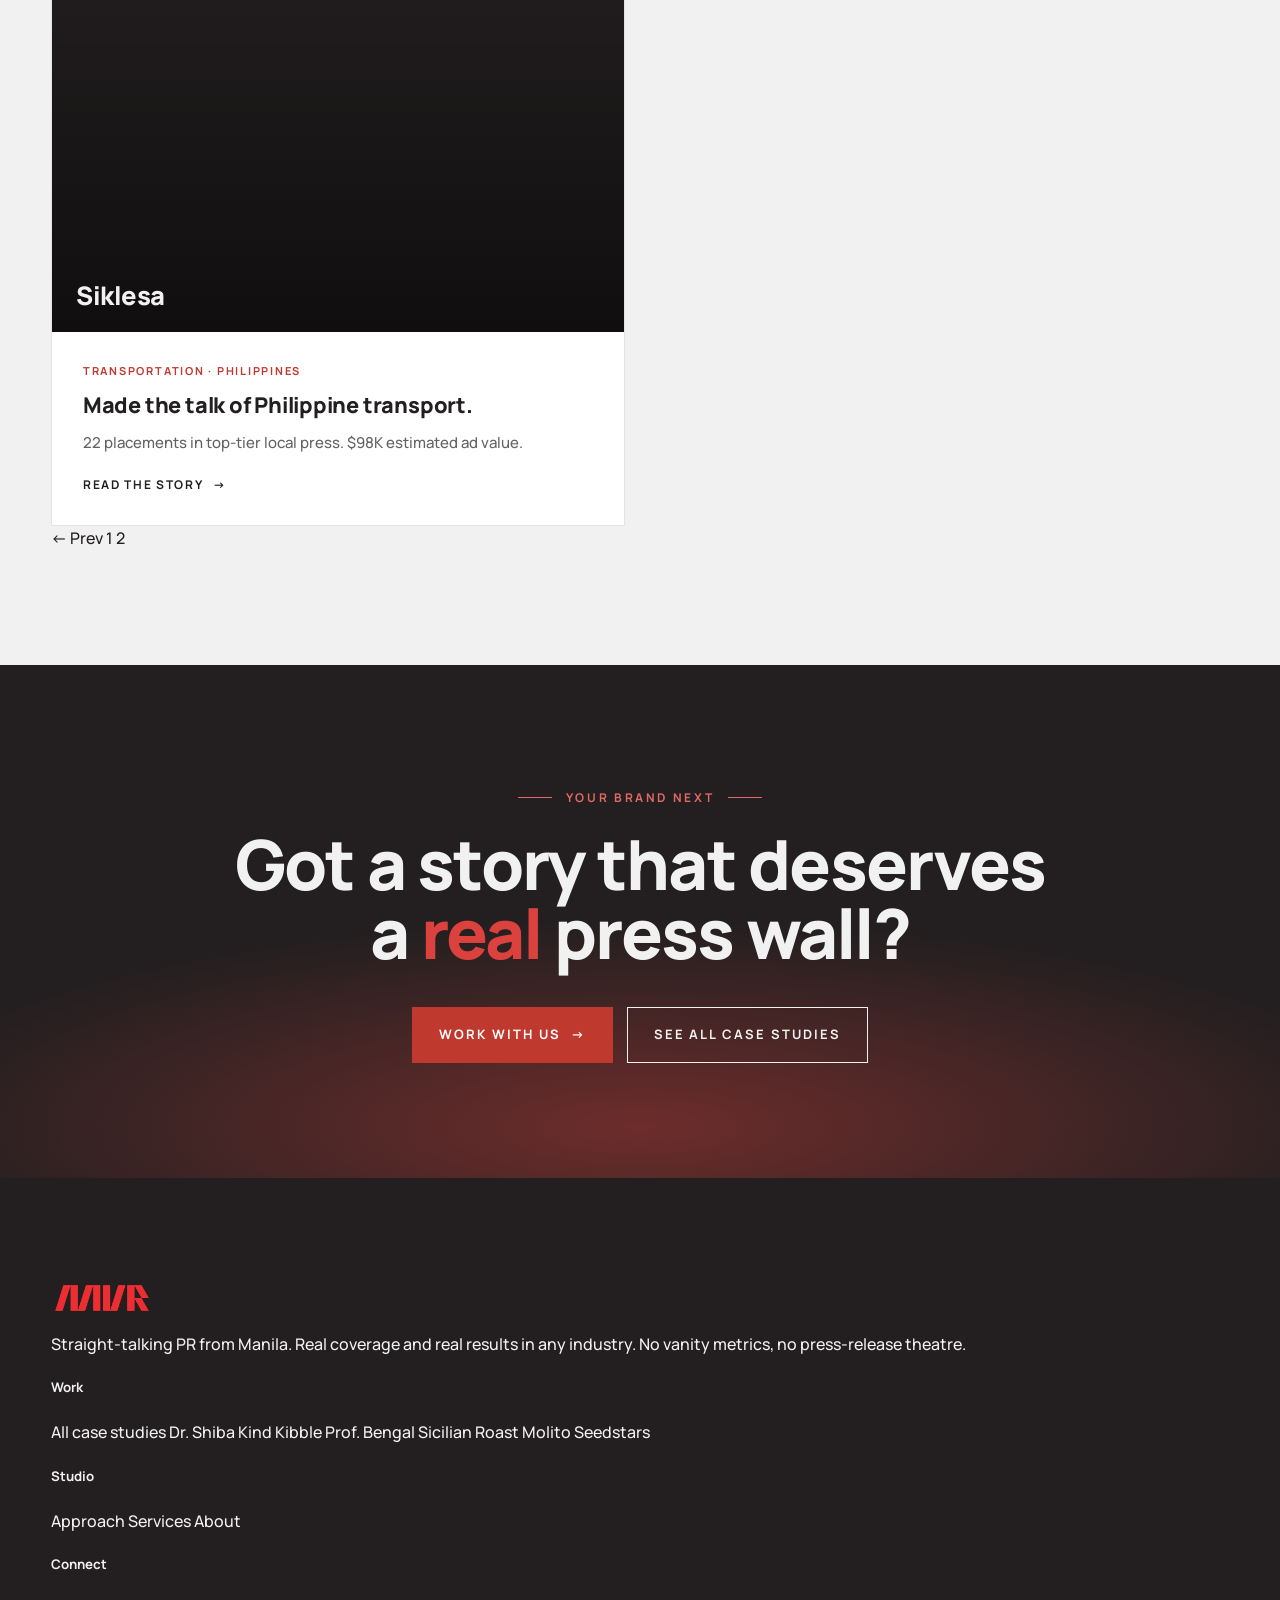
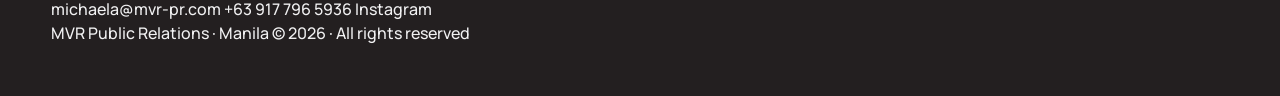
<file: work/page-2.html>
<!doctype html>
<html lang="en">
<head>
  <meta charset="utf-8" />
  <meta name="viewport" content="width=device-width, initial-scale=1" />
  <title>Case Studies (Page 2) · MVR Public Relations</title>
  <meta name="description" content="Selected PR case studies from MVR Public Relations, across the Philippines, Southeast Asia and beyond, from pets and food to insurtech, agritech and HR tech." />
  <link rel="canonical" href="https://mvr-pr.com/work/page-2.html" />
    <link rel="prev" href="https://mvr-pr.com/work/" />
  <meta name="theme-color" content="#231f20" />
  <meta property="og:type" content="website" />
  <meta property="og:site_name" content="MVR Public Relations" />
  <meta property="og:title" content="Case Studies (Page 2) · MVR Public Relations" />
  <meta property="og:description" content="Selected PR case studies from MVR Public Relations, across the Philippines, Southeast Asia and beyond, from pets and food to insurtech, agritech and HR tech." />
  <meta property="og:url" content="https://mvr-pr.com/work/page-2.html" />
  <meta property="og:image" content="https://mvr-pr.com/assets/og.jpg" />
  <meta name="twitter:card" content="summary_large_image" />
  <meta name="twitter:image" content="https://mvr-pr.com/assets/og.jpg" />
  <link rel="icon" type="image/png" sizes="32x32" href="../assets/favicon-32.png" />
  <link rel="apple-touch-icon" sizes="180x180" href="../assets/favicon-180.png" />
  <link rel="preconnect" href="https://fonts.googleapis.com">
  <link rel="preconnect" href="https://fonts.gstatic.com" crossorigin>
  <link href="https://fonts.googleapis.com/css2?family=Manrope:wght@400;500;600;700;800&display=swap" rel="stylesheet">
  <link rel="stylesheet" href="../styles.css" />
</head>
<body id="top">
  <a class="skip-link" href="#main">Skip to content</a>
  <header class="nav">
    <div class="wrap nav-row">
      <a aria-label='MVR Public Relations home' class='nav-brand' href='/'>
        <img src="../assets/mvr-icon-red.png" alt="" width="84" height="29" />
        <span class="wm">MVR PUBLIC RELATIONS</span>
      </a>
      <button class="nav-toggle" aria-label="Toggle menu" aria-expanded="false" aria-controls="navlinks"><span></span><span></span><span></span></button>
      <nav class="nav-links" id="navlinks" aria-label="Primary">
        <a href='/#work'>Work</a>
        <a href='/#approach'>Approach</a>
        <a href='/#about'>About</a>
        <a class='nav-cta' href='/#contact'>Work with us</a>
      </nav>
    </div>
  </header>

  <main id="main">
    <section class="work" id="work" style="padding-top:clamp(40px,6vw,84px)">
      <div class="wrap">
        <div class="sec-head reveal">
          <div>
            <span class="eyebrow">Case studies &middot; Page 2 of 2</span>
            <h2>The work, in full.</h2>
          </div>
          <p>Every brand here came out with real coverage and real numbers. Recent launches here at home, plus earlier work across Southeast Asia and beyond. Click any card.</p>
        </div>
        <div class="work-grid">
          <a aria-label='PasarPolis case study' class='work-card reveal' href='/work/pasarpolis'>
            <div class="work-thumb has-img">
              <img src="../assets/work/pasarpolis-hero.jpg" alt="PasarPolis founder and the PasarPolis brand over a Jakarta street scene" loading="lazy" decoding="async" />
              <span class="wm-big">PasarPolis</span>
            </div>
            <div class="wc-body">
              <span class="wc-tag">Insurtech &middot; Southeast Asia</span>
              <h3>86 placements across SEA's insurtech race.</h3>
              <p class="wc-result">A digital-insurance leader across Indonesia, Singapore, the Philippines and Vietnam. $4.57M estimated ad value.</p>
              <span class="wc-go">Read the story <span class="arrow">&rarr;</span></span>
            </div>
          </a>
          <a aria-label='Humble case study' class='work-card reveal' href='/work/humble'>
            <div class="work-thumb has-img">
              <img src="../assets/work/humble-hero.jpg" alt="Inside a Humble Sustainability fulfilment warehouse" loading="lazy" decoding="async" />
              <span class="wm-big">Humble</span>
            </div>
            <div class="wc-body">
              <span class="wc-tag">Circular economy &middot; Philippines</span>
              <h3>An oversubscribed seed round, heard worldwide.</h3>
              <p class="wc-result">TechCrunch, DealStreetAsia and CNN Philippines. 30+ placements, $13M+ estimated ad value.</p>
              <span class="wc-go">Read the story <span class="arrow">&rarr;</span></span>
            </div>
          </a>
          <a aria-label='Workmate case study' class='work-card reveal' href='/work/workmate'>
            <div class="work-thumb has-img">
              <img src="../assets/work/workmate-hero.jpg" alt="The Workmate team" loading="lazy" decoding="async" />
              <span class="wm-big">Workmate</span>
            </div>
            <div class="wc-body">
              <span class="wc-tag">HR tech &middot; Singapore</span>
              <h3>A PERSOL acquisition, covered region-wide.</h3>
              <p class="wc-result">49 placements across four markets. $1.8M estimated ad value.</p>
              <span class="wc-go">Read the story <span class="arrow">&rarr;</span></span>
            </div>
          </a>
          <a aria-label='Pitik case study' class='work-card reveal' href='/work/pitik'>
            <div class="work-thumb has-img">
              <img src="../assets/work/pitik-hero.jpg" alt="Pitik smart poultry farming in Indonesia" loading="lazy" decoding="async" />
              <span class="wm-big">Pitik</span>
            </div>
            <div class="wc-body">
              <span class="wc-tag">Agritech &middot; Indonesia</span>
              <h3>An agritech partnership, landed in one month.</h3>
              <p class="wc-result">A CNA segment and The Ken, plus milestone coverage. 15 placements.</p>
              <span class="wc-go">Read the story <span class="arrow">&rarr;</span></span>
            </div>
          </a>
          <a aria-label='Siklesa case study' class='work-card reveal' href='/work/siklesa'>
            <div class="work-thumb has-img">
              <img src="../assets/work/siklesa-hero.jpg" alt="A branded Siklesa electric vehicle at golden hour" loading="lazy" decoding="async" />
              <span class="wm-big">Siklesa</span>
            </div>
            <div class="wc-body">
              <span class="wc-tag">Transportation &middot; Philippines</span>
              <h3>Made the talk of Philippine transport.</h3>
              <p class="wc-result">22 placements in top-tier local press. $98K estimated ad value.</p>
              <span class="wc-go">Read the story <span class="arrow">&rarr;</span></span>
            </div>
          </a>
        </div>
      <nav class="pager" aria-label="Case study pages">
        <a class='pg pg-arrow' href='/work/' rel='prev'>&larr; Prev</a>
        <a class='pg' href='/work/'>1</a>
        <span class="pg current" aria-current="page">2</span>
      </nav>
      </div>
    </section>

    <section class="cta">
      <div class="cta-inner">
        <span class="eyebrow center reveal">Your brand next</span>
        <h2 class="reveal d1">Got a story that deserves a <em>real</em> press wall?</h2>
        <div class="cta-actions reveal d2">
          <a class='btn btn-red' href='/#contact'>Work with us <span class="arrow">&rarr;</span></a>
          <a class='btn btn-ghost' href='/work/'>See all case studies</a>
        </div>
      </div>
    </section>
  </main>

  <footer class="footer">
    <div class="wrap">
      <div class="footer-top">
        <div class="footer-brand">
          <img src="../assets/mvr-icon-red.png" alt="MVR Public Relations" width="102" height="36" />
          <p>Straight-talking PR from Manila. Real coverage and real results in any industry. No vanity metrics, no press-release theatre.</p>
        </div>
        <div class="fcol">
          <h5>Work</h5>
          <a href='/work/'>All case studies</a>
          <a href='/work/dr-shiba-kind-kibble'>Dr. Shiba Kind Kibble</a>
          <a href='/work/prof-bengal'>Prof. Bengal</a>
          <a href='/work/sicilian-roast'>Sicilian Roast Molito</a>
          <a href='/work/seedstars'>Seedstars</a>
        </div>
        <div class="fcol">
          <h5>Studio</h5>
          <a href='/#approach'>Approach</a>
          <a href='/#services'>Services</a>
          <a href='/#about'>About</a>
        </div>
        <div class="fcol">
          <h5>Connect</h5>
          <a href="mailto:michaela@mvr-pr.com">michaela@mvr-pr.com</a>
          <a href="tel:+639177965936">+63 917 796 5936</a>
          <a href="https://instagram.com/mvr.pr" target="_blank" rel="noopener">Instagram</a>
        </div>
      </div>
      <div class="footer-bot">
        <span>MVR Public Relations &middot; Manila</span>
        <span>&copy; <span data-year>2026</span> &middot; All rights reserved</span>
      </div>
    </div>
  </footer>

  <script src="../main.js"></script>
</body>
</html>
</file>
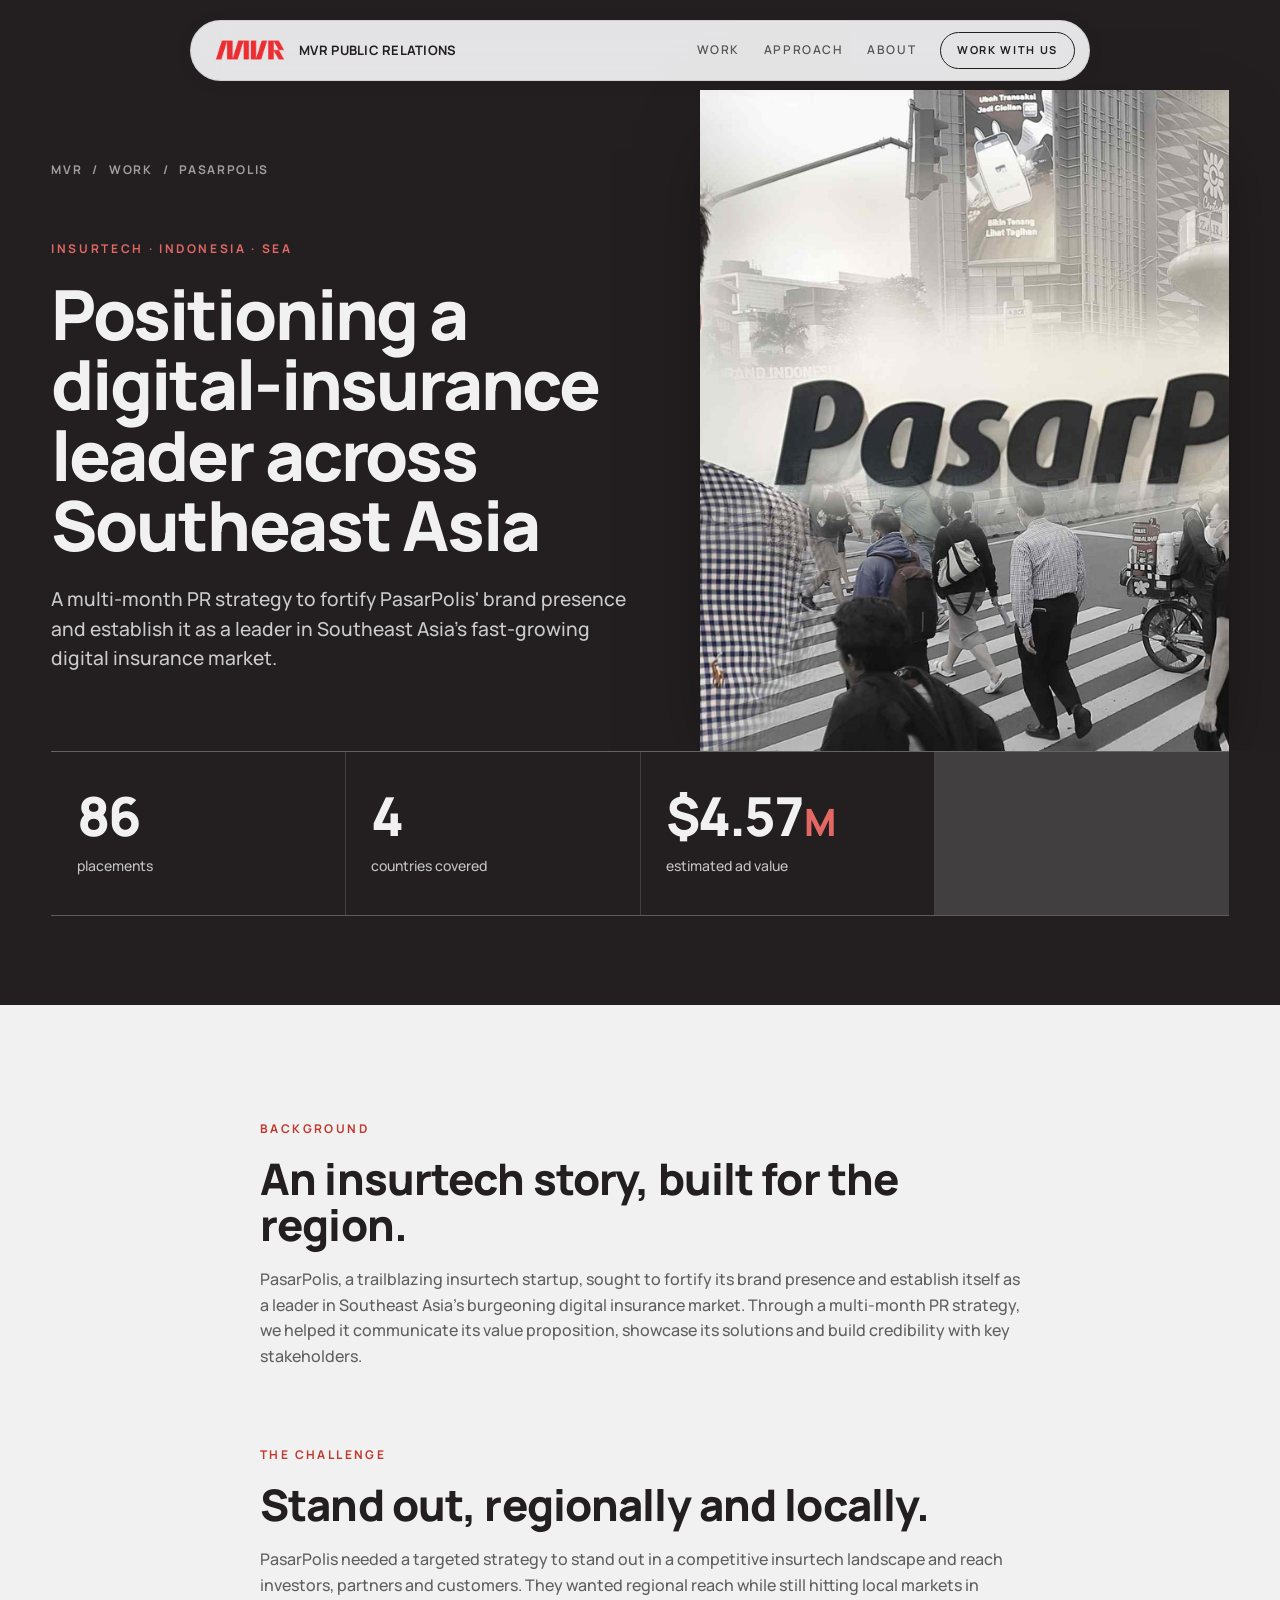
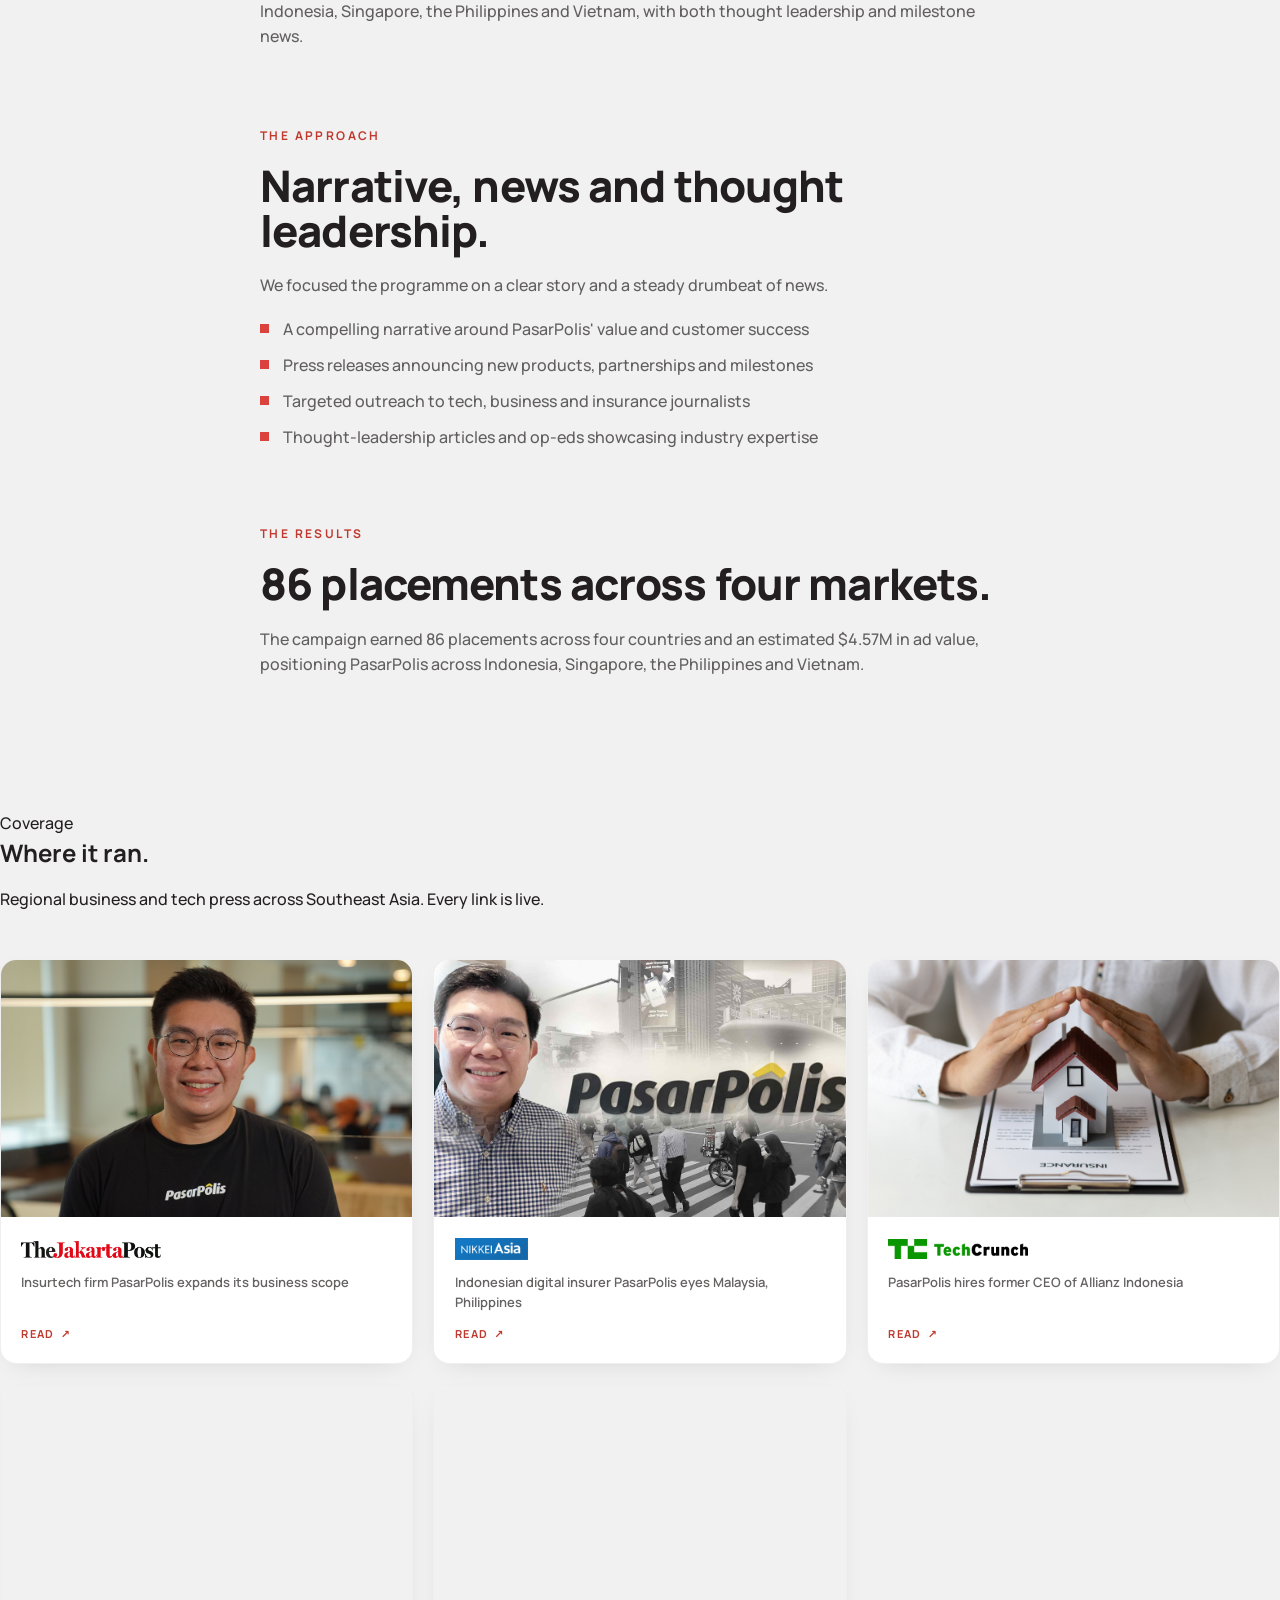
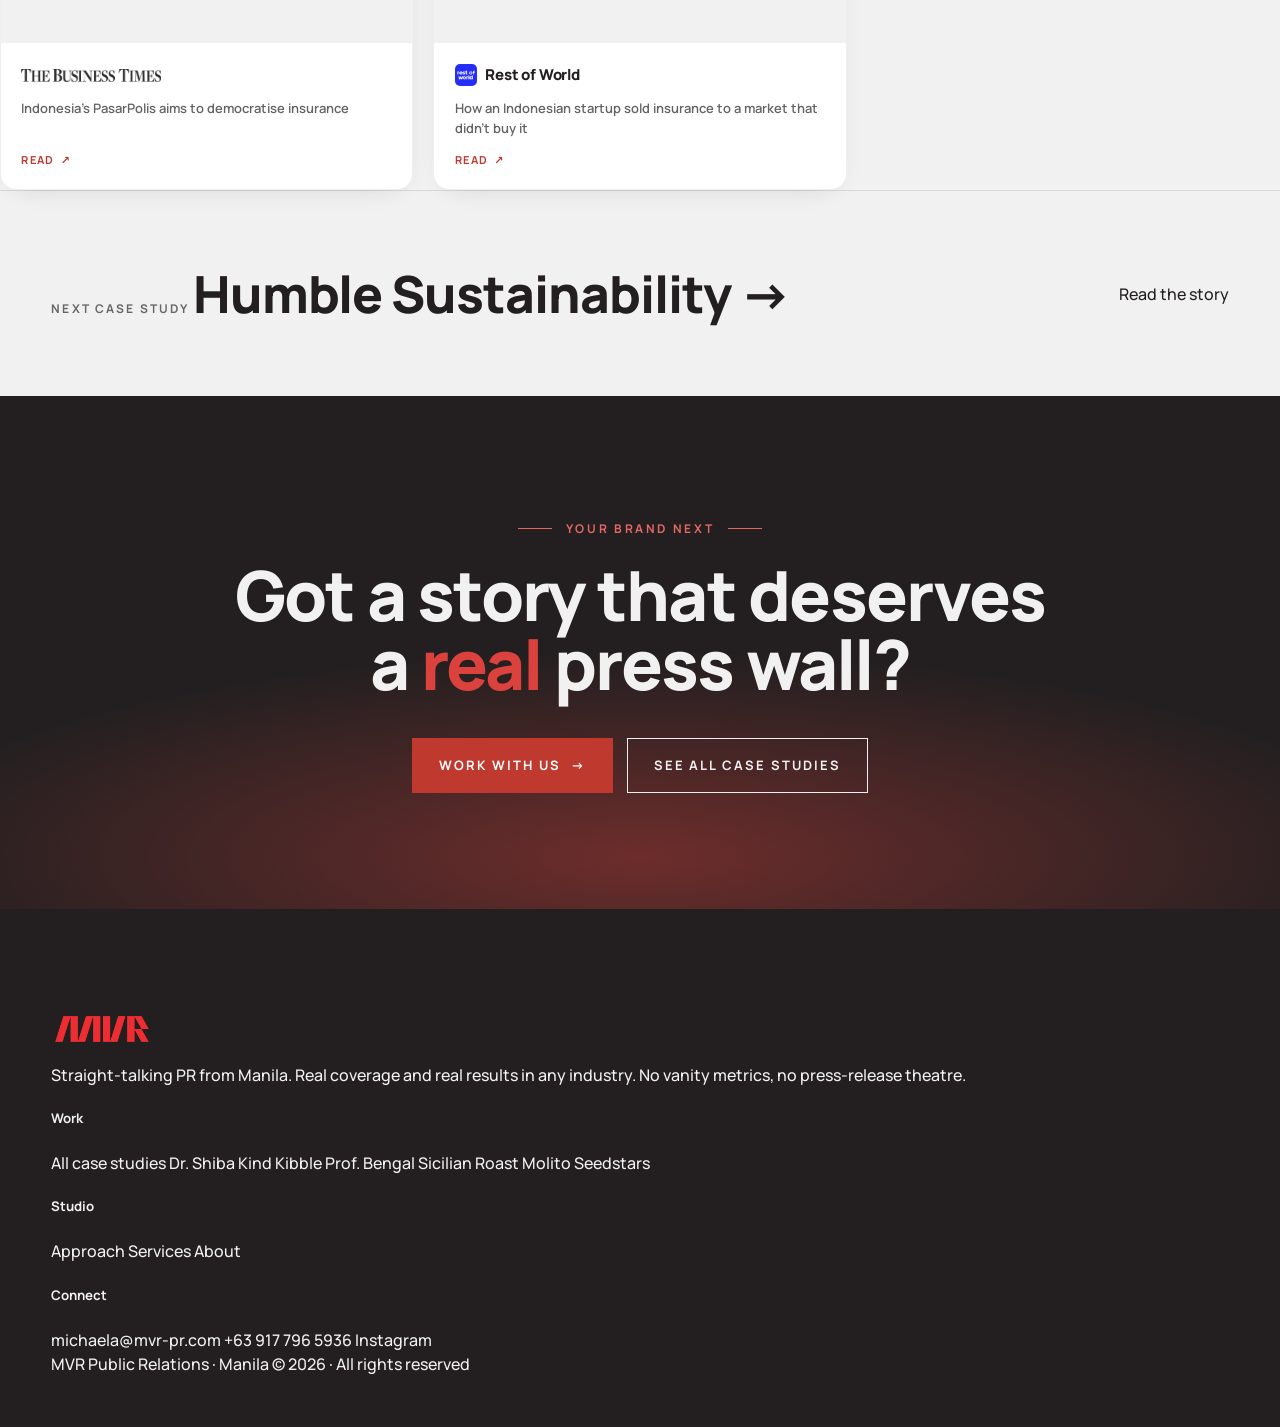
<file: work/pasarpolis.html>
<!doctype html>
<html lang="en">
<head>
  <meta charset="utf-8" />
  <meta name="viewport" content="width=device-width, initial-scale=1" />
  <title>Putting PasarPolis at the Front of SEA's Insurtech Race · MVR Public Relations</title>
  <meta name="description" content="A multi-month PR strategy for PasarPolis, a digital-insurance leader, across Indonesia, Singapore, the Philippines and Vietnam. 86 placements, $4.57M ad value." />
  <link rel="canonical" href="https://mvr-pr.com/work/pasarpolis.html" />
  <meta name="theme-color" content="#231f20" />
  <meta property="og:type" content="article" />
  <meta property="og:site_name" content="MVR Public Relations" />
  <meta property="og:title" content="Putting PasarPolis at the Front of SEA's Insurtech Race · MVR Public Relations" />
  <meta property="og:description" content="A multi-month PR strategy for PasarPolis, a digital-insurance leader, across Indonesia, Singapore, the Philippines and Vietnam. 86 placements, $4.57M ad value." />
  <meta property="og:url" content="https://mvr-pr.com/work/pasarpolis.html" />
  <meta property="og:image" content="https://mvr-pr.com/assets/og.jpg" />
  <meta name="twitter:card" content="summary_large_image" />
  <meta name="twitter:image" content="https://mvr-pr.com/assets/og.jpg" />
  <link rel="icon" type="image/png" sizes="32x32" href="../assets/favicon-32.png" />
  <link rel="apple-touch-icon" sizes="180x180" href="../assets/favicon-180.png" />
  <link rel="preconnect" href="https://fonts.googleapis.com">
  <link rel="preconnect" href="https://fonts.gstatic.com" crossorigin>
  <link href="https://fonts.googleapis.com/css2?family=Manrope:wght@400;500;600;700;800&display=swap" rel="stylesheet">
  <link rel="stylesheet" href="../styles.css" />
</head>
<body id="top">
  <a class="skip-link" href="#main">Skip to content</a>
  <header class="nav">
    <div class="wrap nav-row">
      <a aria-label='MVR Public Relations home' class='nav-brand' href='/'>
        <img src="../assets/mvr-icon-red.png" alt="" width="84" height="29" />
        <span class="wm">MVR PUBLIC RELATIONS</span>
      </a>
      <button class="nav-toggle" aria-label="Toggle menu" aria-expanded="false" aria-controls="navlinks"><span></span><span></span><span></span></button>
      <nav class="nav-links" id="navlinks" aria-label="Primary">
        <a href='/#work'>Work</a>
        <a href='/#approach'>Approach</a>
        <a href='/#about'>About</a>
        <a class='nav-cta' href='/#contact'>Work with us</a>
      </nav>
    </div>
  </header>

  <main id="main">
    <section class="cs-hero has-photo">
      <div class="cs-hero-inner">
        <div class="cs-hero-text">
          <nav class="breadcrumb" aria-label="Breadcrumb">
            <a href='/'>MVR</a> <span aria-hidden="true">/</span> <a href='/work/'>Work</a> <span aria-hidden="true">/</span> <span>PasarPolis</span>
          </nav>
          <span class="client">Insurtech &middot; Indonesia &middot; SEA</span>
          <h1>Positioning a digital-insurance leader across Southeast Asia</h1>
          <p class="lede">A multi-month PR strategy to fortify PasarPolis' brand presence and establish it as a leader in Southeast Asia's fast-growing digital insurance market.</p>
        </div>
        <div class="cs-hero-photo land">
          <img src="../assets/work/pasarpolis-hero.jpg" alt="PasarPolis founder and the PasarPolis brand over a Jakarta street scene" loading="eager" decoding="async" fetchpriority="high" />
        </div>
      </div>
    </section>

    <section class="cs-numbers" aria-label="By the numbers">
      <div class="cs-numbers-inner cols-3">
        <div class="cs-num"><div class="n">86</div><div class="l">placements</div></div>
        <div class="cs-num"><div class="n">4</div><div class="l">countries covered</div></div>
        <div class="cs-num"><div class="n">$4.57<em>M</em></div><div class="l">estimated ad value</div></div>
      </div>
    </section>


    <section class="cs-body">
      <div class="wrap">
        <div class="cs-block reveal">
          <span class="k">Background</span>
          <h2>An insurtech story, built for the region.</h2>
          <p>PasarPolis, a trailblazing insurtech startup, sought to fortify its brand presence and establish itself as a leader in Southeast Asia's burgeoning digital insurance market. Through a multi-month PR strategy, we helped it communicate its value proposition, showcase its solutions and build credibility with key stakeholders.</p>
        </div>
        <div class="cs-block reveal">
          <span class="k">The challenge</span>
          <h2>Stand out, regionally and locally.</h2>
          <p>PasarPolis needed a targeted strategy to stand out in a competitive insurtech landscape and reach investors, partners and customers. They wanted regional reach while still hitting local markets in Indonesia, Singapore, the Philippines and Vietnam, with both thought leadership and milestone news.</p>
        </div>
        <div class="cs-block reveal">
          <span class="k">The approach</span>
          <h2>Narrative, news and thought leadership.</h2>
          <p>We focused the programme on a clear story and a steady drumbeat of news.</p>
          <ul>
            <li>A compelling narrative around PasarPolis' value and customer success</li>
            <li>Press releases announcing new products, partnerships and milestones</li>
            <li>Targeted outreach to tech, business and insurance journalists</li>
            <li>Thought-leadership articles and op-eds showcasing industry expertise</li>
          </ul>
        </div>
        <div class="cs-block reveal">
          <span class="k">The results</span>
          <h2>86 placements across four markets.</h2>
          <p>The campaign earned 86 placements across four countries and an estimated $4.57M in ad value, positioning PasarPolis across Indonesia, Singapore, the Philippines and Vietnam.</p>
        </div>
      </div>
    </section>

    <section class="cs-press" aria-label="Coverage">
      <div class="cs-press-head">
        <div>
          <span class="lab">Coverage</span>
          <h2>Where it ran.</h2>
        </div>
        <p>Regional business and tech press across Southeast Asia. Every link is live.</p>
      </div>
      <div class="cov-cards">
          <a class="cov-card" href="https://www.thejakartapost.com/business/2023/04/03/executive-column-insurtech-firm-pasarpolis-expands-business-scope.html" target="_blank" rel="noopener">
            <span class="cc-photo"><img src="../assets/coverage/cs-pasarpolis-1.jpg" alt="" loading="lazy" decoding="async" /></span>
            <span class="cc-body">
              <span class="cc-top"><span class="cc-brand"><img class="cc-logo" src="../assets/press/jakarta-post.png" alt="The Jakarta Post" /></span></span>
              <span class="cc-head">Insurtech firm PasarPolis expands its business scope</span>
              <span class="cc-go">Read <span class="ext">&#8599;</span></span>
            </span>
          </a>
          <a class="cov-card" href="https://asia.nikkei.com/Business/Startups/Indonesian-digital-insurer-PasarPolis-eyes-Malaysia-Philippines" target="_blank" rel="noopener">
            <span class="cc-photo"><img src="../assets/coverage/cs-pasarpolis-2.jpg" alt="" loading="lazy" decoding="async" /></span>
            <span class="cc-body">
              <span class="cc-top"><span class="cc-brand"><img class="cc-logo" src="../assets/press/nikkei-asia.png" alt="Nikkei Asia" /></span></span>
              <span class="cc-head">Indonesian digital insurer PasarPolis eyes Malaysia, Philippines</span>
              <span class="cc-go">Read <span class="ext">&#8599;</span></span>
            </span>
          </a>
          <a class="cov-card" href="https://techcrunch.com/2023/07/11/pasarpolis-hires-former-ceo-of-allianz-indonesia/" target="_blank" rel="noopener">
            <span class="cc-photo"><img src="../assets/coverage/cs-pasarpolis-3.jpg" alt="" loading="lazy" decoding="async" /></span>
            <span class="cc-body">
              <span class="cc-top"><span class="cc-brand"><img class="cc-logo" src="../assets/press/techcrunch.png" alt="TechCrunch" /></span></span>
              <span class="cc-head">PasarPolis hires former CEO of Allianz Indonesia</span>
              <span class="cc-go">Read <span class="ext">&#8599;</span></span>
            </span>
          </a>
          <a class="cov-card" href="https://www.businesstimes.com.sg/international/asean/indonesias-pasarpolis-aims-democratise-insurance" target="_blank" rel="noopener">
            <span class="cc-photo"><img src="../assets/coverage/cs-pasarpolis-4.jpg" alt="" loading="lazy" decoding="async" /></span>
            <span class="cc-body">
              <span class="cc-top"><span class="cc-brand"><img class="cc-logo" src="../assets/press/business-times.png" alt="The Business Times" /></span></span>
              <span class="cc-head">Indonesia's PasarPolis aims to democratise insurance</span>
              <span class="cc-go">Read <span class="ext">&#8599;</span></span>
            </span>
          </a>
          <a class="cov-card" href="https://restofworld.org/2022/pasarpolis-cleosent-randing/" target="_blank" rel="noopener">
            <span class="cc-photo"><img src="../assets/coverage/cs-pasarpolis-5.jpg" alt="" loading="lazy" decoding="async" /></span>
            <span class="cc-body">
              <span class="cc-top"><span class="cc-brand"><img class="cc-fav" src="../assets/coverage/ic-restofworldorg.png" alt="" /><span class="cc-name">Rest of World</span></span></span>
              <span class="cc-head">How an Indonesian startup sold insurance to a market that didn't buy it</span>
              <span class="cc-go">Read <span class="ext">&#8599;</span></span>
            </span>
          </a>
      </div>
    </section>

    <section class="cs-next">
      <div class="wrap">
        <a href='/work/humble'>
          <span>
            <span class="nx-k">Next case study</span>
            <span class="nx-t">Humble Sustainability &rarr;</span>
          </span>
          <span class="wc-go">Read the story</span>
        </a>
      </div>
    </section>

    <section class="cta">
      <div class="cta-inner">
        <span class="eyebrow center reveal">Your brand next</span>
        <h2 class="reveal d1">Got a story that deserves a <em>real</em> press wall?</h2>
        <div class="cta-actions reveal d2">
          <a class='btn btn-red' href='/#contact'>Work with us <span class="arrow">&rarr;</span></a>
          <a class='btn btn-ghost' href='/work/'>See all case studies</a>
        </div>
      </div>
    </section>
  </main>

  <footer class="footer">
    <div class="wrap">
      <div class="footer-top">
        <div class="footer-brand">
          <img src="../assets/mvr-icon-red.png" alt="MVR Public Relations" width="102" height="36" />
          <p>Straight-talking PR from Manila. Real coverage and real results in any industry. No vanity metrics, no press-release theatre.</p>
        </div>
        <div class="fcol">
          <h5>Work</h5>
          <a href='/work/'>All case studies</a>
          <a href='/work/dr-shiba-kind-kibble'>Dr. Shiba Kind Kibble</a>
          <a href='/work/prof-bengal'>Prof. Bengal</a>
          <a href='/work/sicilian-roast'>Sicilian Roast Molito</a>
          <a href='/work/seedstars'>Seedstars</a>
        </div>
        <div class="fcol">
          <h5>Studio</h5>
          <a href='/#approach'>Approach</a>
          <a href='/#services'>Services</a>
          <a href='/#about'>About</a>
        </div>
        <div class="fcol">
          <h5>Connect</h5>
          <a href="mailto:michaela@mvr-pr.com">michaela@mvr-pr.com</a>
          <a href="tel:+639177965936">+63 917 796 5936</a>
          <a href="https://instagram.com/mvr.pr" target="_blank" rel="noopener">Instagram</a>
        </div>
      </div>
      <div class="footer-bot">
        <span>MVR Public Relations &middot; Manila</span>
        <span>&copy; <span data-year>2026</span> &middot; All rights reserved</span>
      </div>
    </div>
  </footer>

  <script src="../main.js"></script>
</body>
</html>
</file>
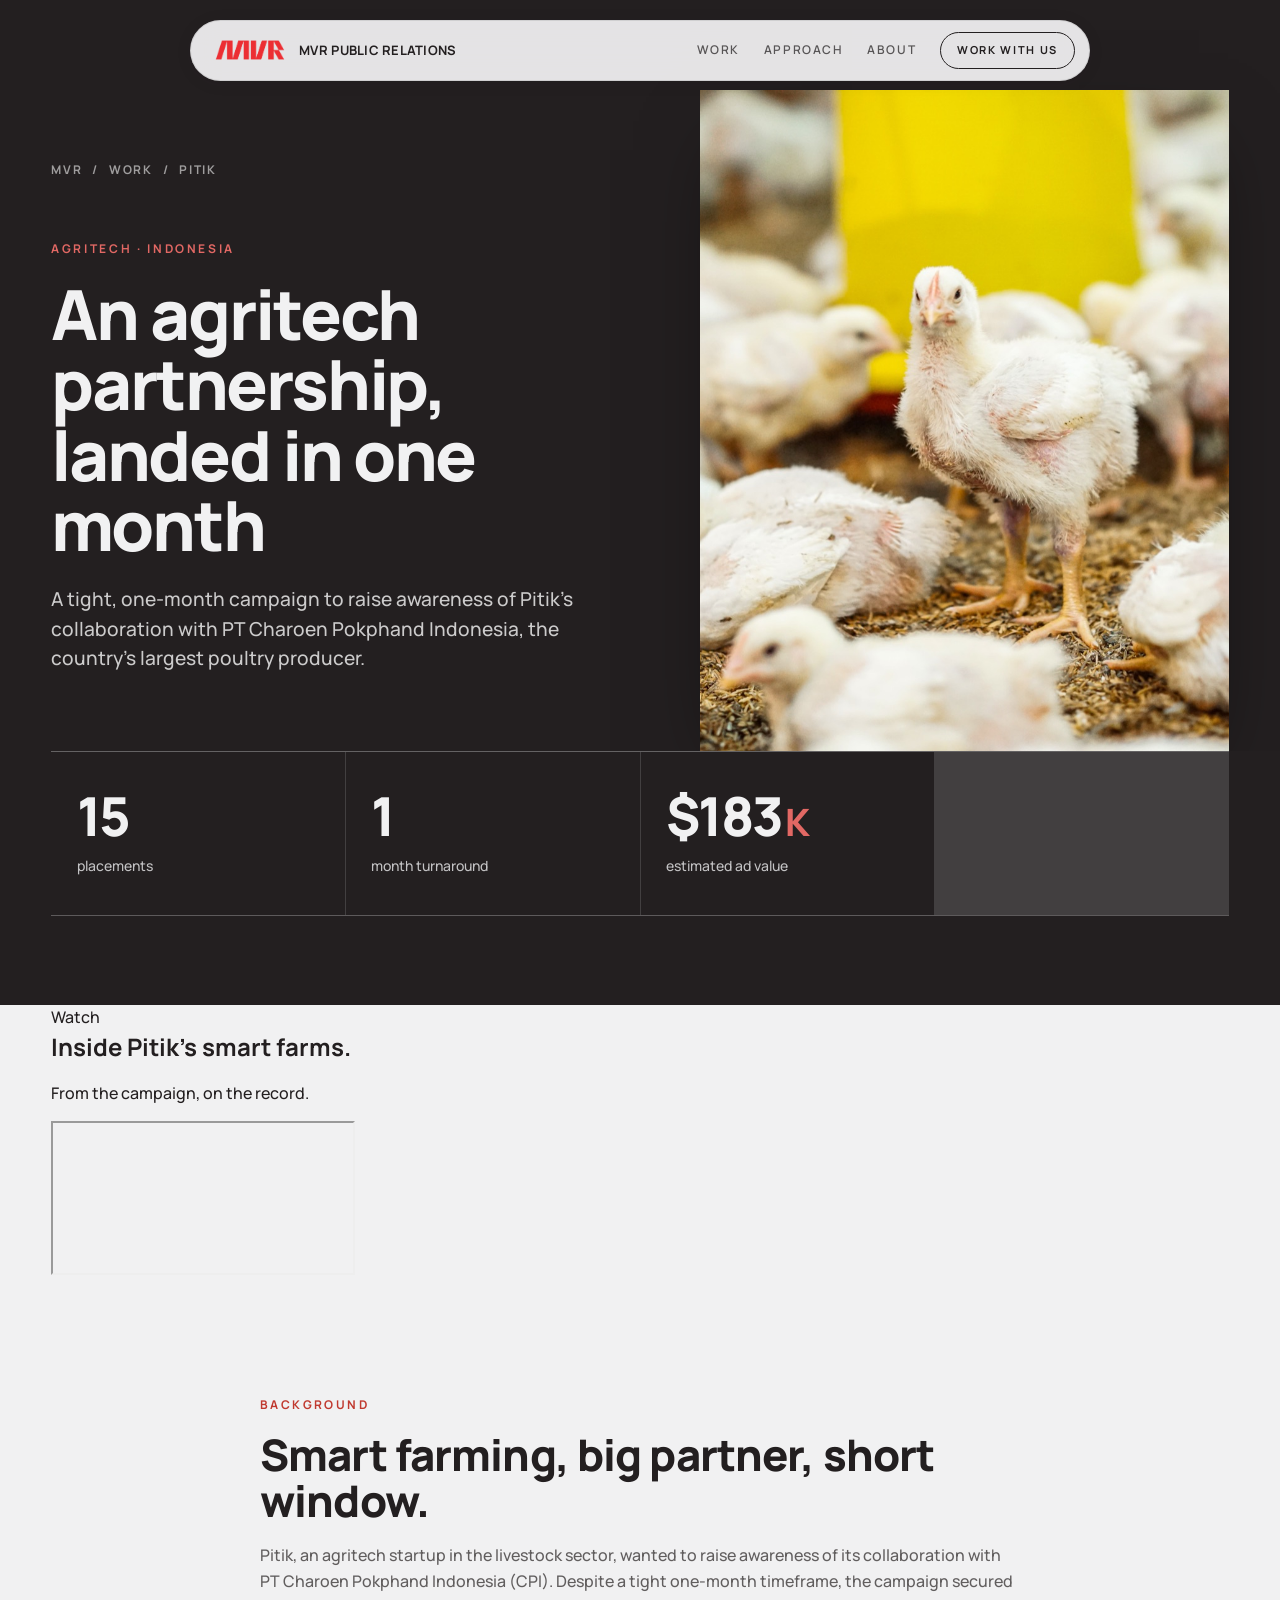
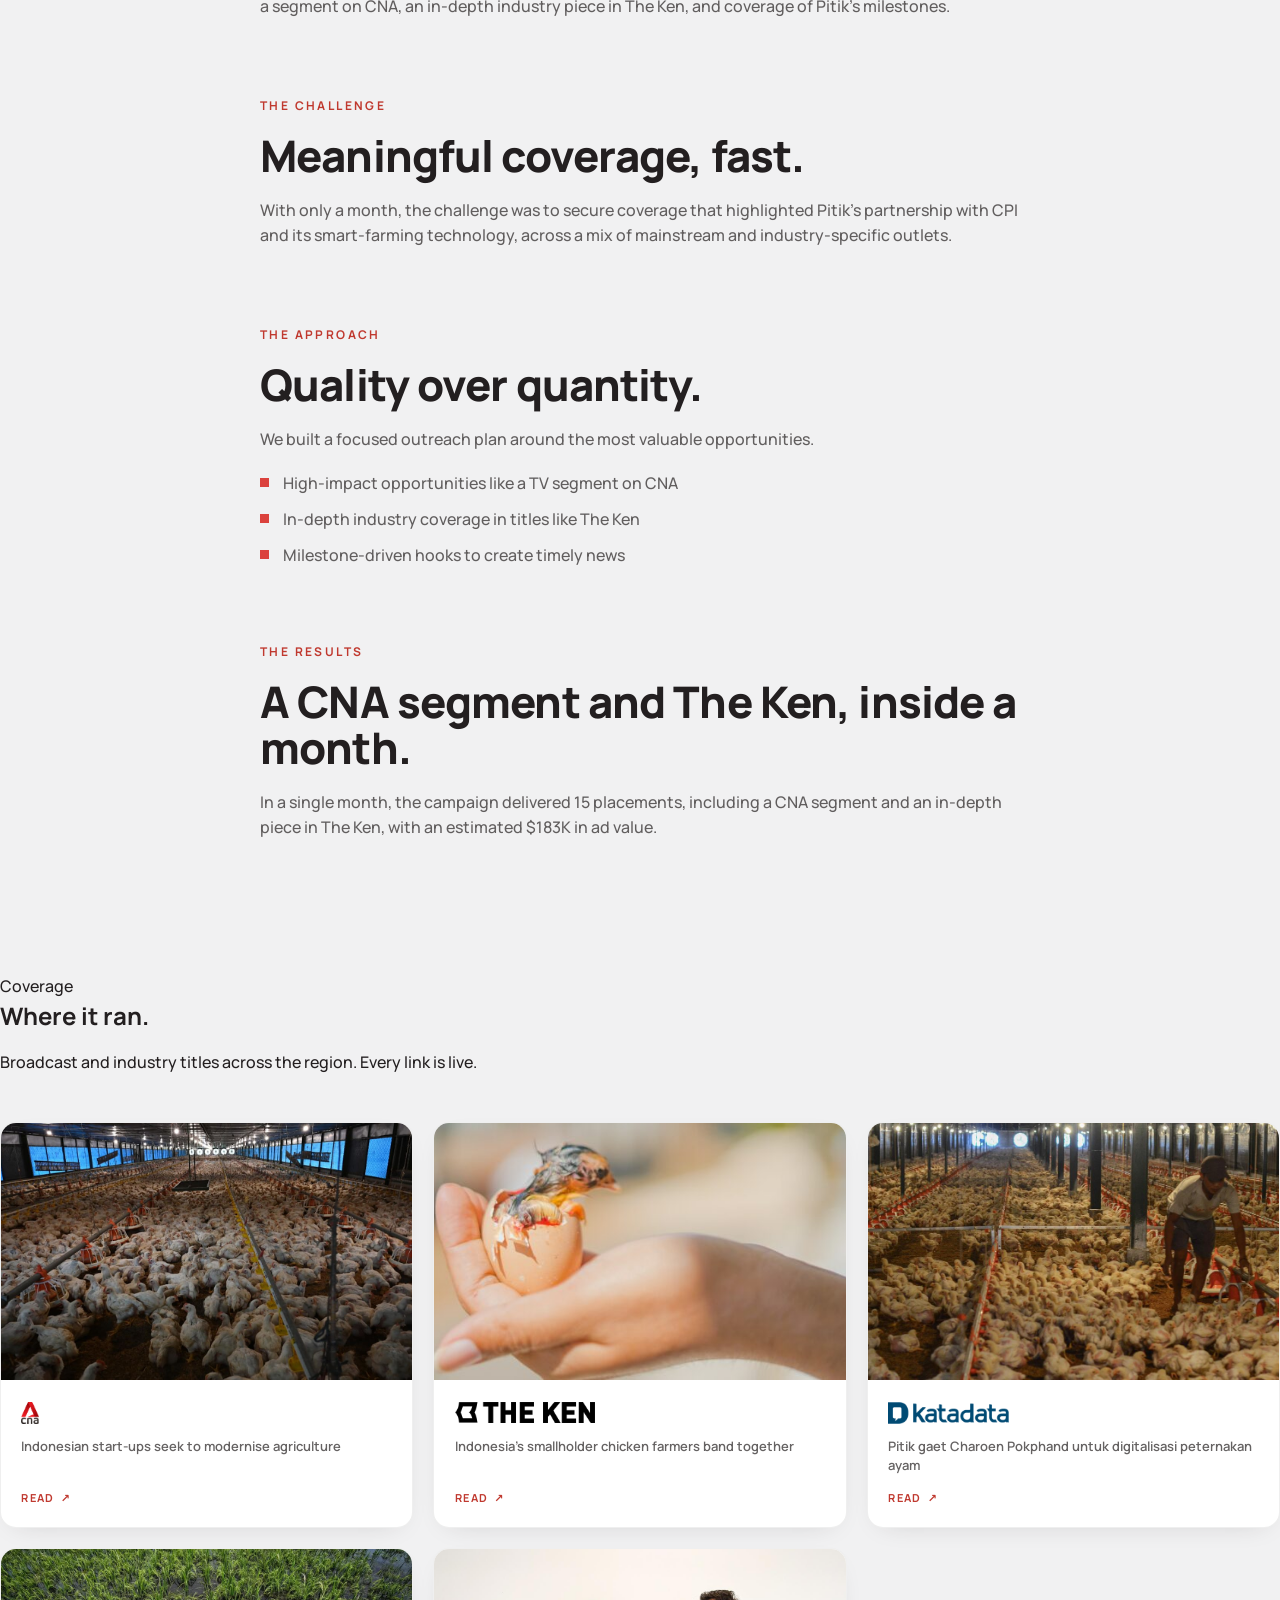
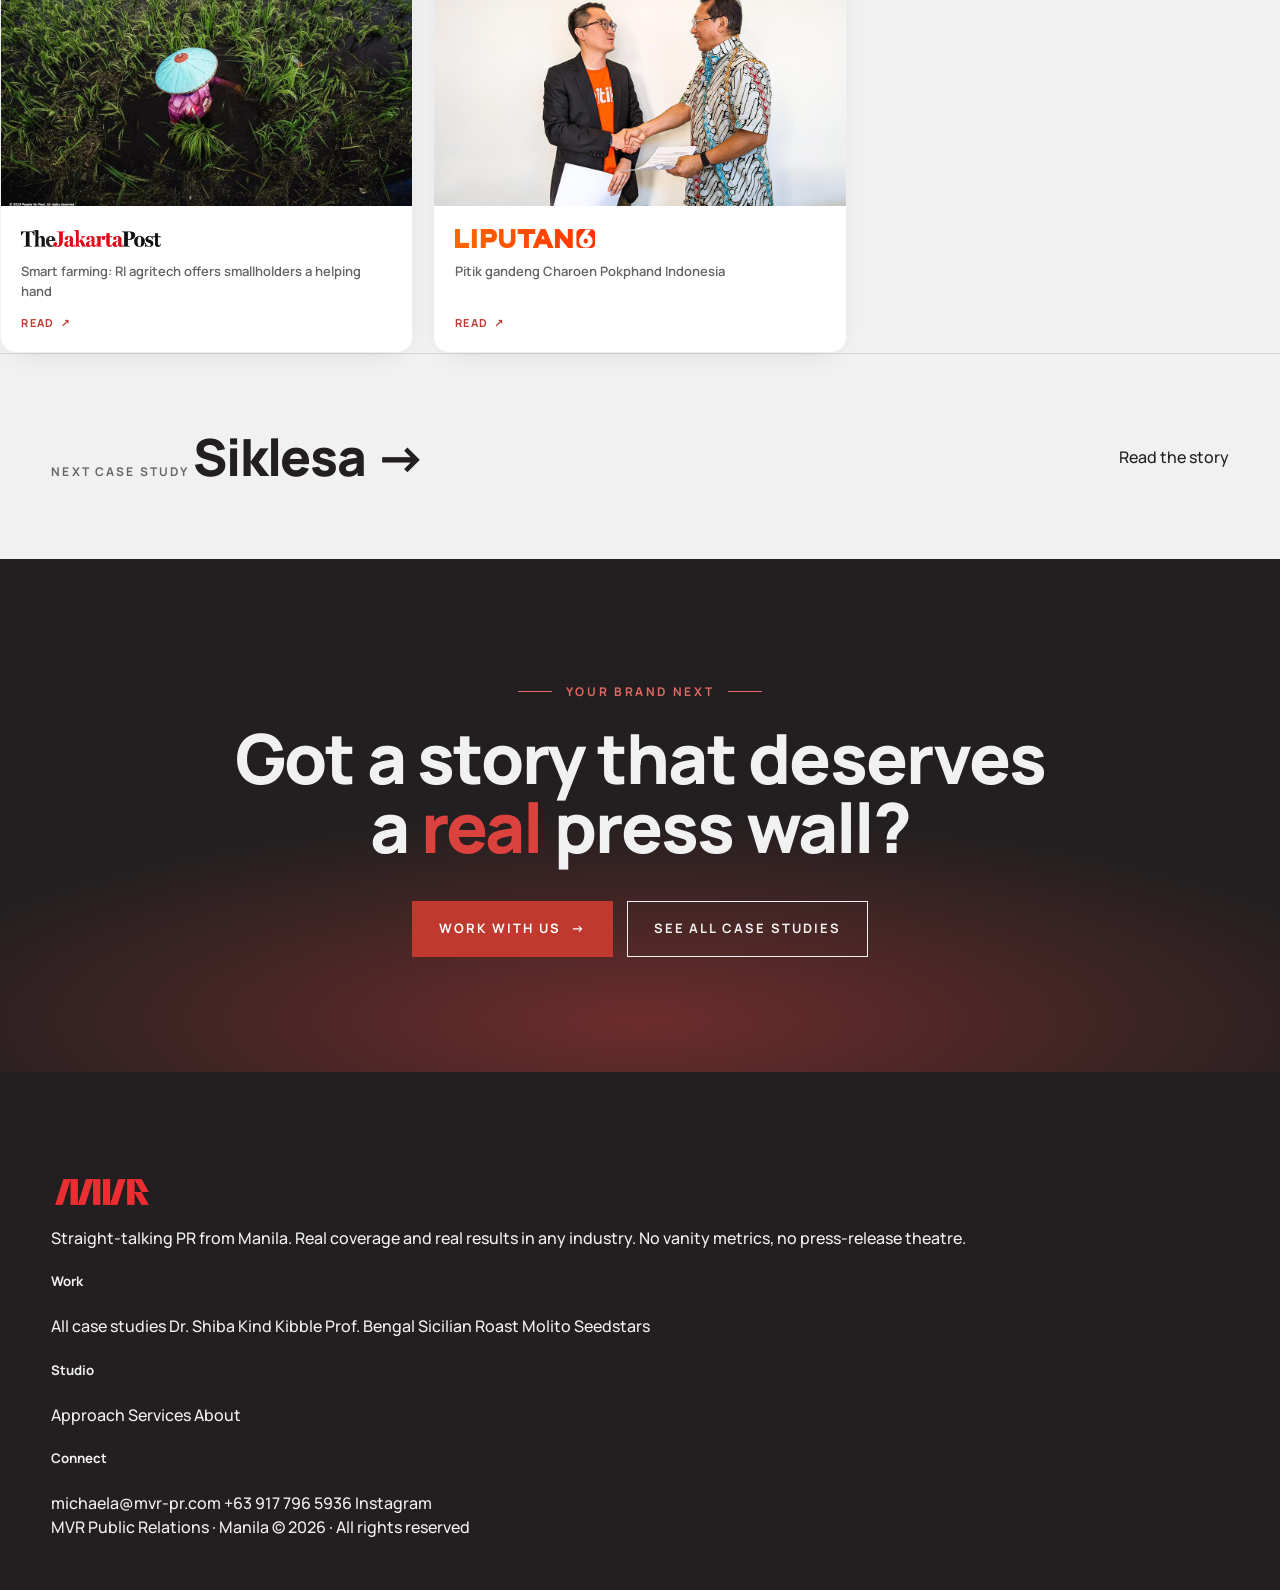
<file: work/pitik.html>
<!doctype html>
<html lang="en">
<head>
  <meta charset="utf-8" />
  <meta name="viewport" content="width=device-width, initial-scale=1" />
  <title>Pitik's Poultry Partnership, in One Month · MVR Public Relations</title>
  <meta name="description" content="One month to land coverage for Pitik's partnership with Indonesia's largest poultry producer, including a CNA segment and The Ken. 15 placements." />
  <link rel="canonical" href="https://mvr-pr.com/work/pitik.html" />
  <meta name="theme-color" content="#231f20" />
  <meta property="og:type" content="article" />
  <meta property="og:site_name" content="MVR Public Relations" />
  <meta property="og:title" content="Pitik's Poultry Partnership, in One Month · MVR Public Relations" />
  <meta property="og:description" content="One month to land coverage for Pitik's partnership with Indonesia's largest poultry producer, including a CNA segment and The Ken. 15 placements." />
  <meta property="og:url" content="https://mvr-pr.com/work/pitik.html" />
  <meta property="og:image" content="https://mvr-pr.com/assets/og.jpg" />
  <meta name="twitter:card" content="summary_large_image" />
  <meta name="twitter:image" content="https://mvr-pr.com/assets/og.jpg" />
  <link rel="icon" type="image/png" sizes="32x32" href="../assets/favicon-32.png" />
  <link rel="apple-touch-icon" sizes="180x180" href="../assets/favicon-180.png" />
  <link rel="preconnect" href="https://fonts.googleapis.com">
  <link rel="preconnect" href="https://fonts.gstatic.com" crossorigin>
  <link href="https://fonts.googleapis.com/css2?family=Manrope:wght@400;500;600;700;800&display=swap" rel="stylesheet">
  <link rel="stylesheet" href="../styles.css" />
</head>
<body id="top">
  <a class="skip-link" href="#main">Skip to content</a>
  <header class="nav">
    <div class="wrap nav-row">
      <a aria-label='MVR Public Relations home' class='nav-brand' href='/'>
        <img src="../assets/mvr-icon-red.png" alt="" width="84" height="29" />
        <span class="wm">MVR PUBLIC RELATIONS</span>
      </a>
      <button class="nav-toggle" aria-label="Toggle menu" aria-expanded="false" aria-controls="navlinks"><span></span><span></span><span></span></button>
      <nav class="nav-links" id="navlinks" aria-label="Primary">
        <a href='/#work'>Work</a>
        <a href='/#approach'>Approach</a>
        <a href='/#about'>About</a>
        <a class='nav-cta' href='/#contact'>Work with us</a>
      </nav>
    </div>
  </header>

  <main id="main">
    <section class="cs-hero has-photo">
      <div class="cs-hero-inner">
        <div class="cs-hero-text">
          <nav class="breadcrumb" aria-label="Breadcrumb">
            <a href='/'>MVR</a> <span aria-hidden="true">/</span> <a href='/work/'>Work</a> <span aria-hidden="true">/</span> <span>Pitik</span>
          </nav>
          <span class="client">Agritech &middot; Indonesia</span>
          <h1>An agritech partnership, landed in one month</h1>
          <p class="lede">A tight, one-month campaign to raise awareness of Pitik's collaboration with PT Charoen Pokphand Indonesia, the country's largest poultry producer.</p>
        </div>
        <div class="cs-hero-photo land">
          <img src="../assets/work/pitik-hero.jpg" alt="Pitik smart poultry farming in Indonesia" loading="eager" decoding="async" fetchpriority="high" />
        </div>
      </div>
    </section>

    <section class="cs-numbers" aria-label="By the numbers">
      <div class="cs-numbers-inner cols-3">
        <div class="cs-num"><div class="n">15</div><div class="l">placements</div></div>
        <div class="cs-num"><div class="n">1</div><div class="l">month turnaround</div></div>
        <div class="cs-num"><div class="n">$183<em>K</em></div><div class="l">estimated ad value</div></div>
      </div>
    </section>

    <section class="cs-watch" aria-label="Video">
      <div class="wrap">
        <div class="cs-watch-head">
          <div>
            <span class="lab">Watch</span>
            <h2>Inside Pitik's smart farms.</h2>
          </div>
          <p>From the campaign, on the record.</p>
        </div>
        <div class="cs-watch-player">
          <iframe src="https://www.youtube.com/embed/IAyJBMhhass?rel=0&amp;modestbranding=1&amp;playsinline=1" title="Inside Pitik's smart farms." loading="lazy" allow="accelerometer; clipboard-write; encrypted-media; gyroscope; picture-in-picture" allowfullscreen></iframe>
        </div>
      </div>
    </section>

    <section class="cs-body">
      <div class="wrap">
        <div class="cs-block reveal">
          <span class="k">Background</span>
          <h2>Smart farming, big partner, short window.</h2>
          <p>Pitik, an agritech startup in the livestock sector, wanted to raise awareness of its collaboration with PT Charoen Pokphand Indonesia (CPI). Despite a tight one-month timeframe, the campaign secured a segment on CNA, an in-depth industry piece in The Ken, and coverage of Pitik's milestones.</p>
        </div>
        <div class="cs-block reveal">
          <span class="k">The challenge</span>
          <h2>Meaningful coverage, fast.</h2>
          <p>With only a month, the challenge was to secure coverage that highlighted Pitik's partnership with CPI and its smart-farming technology, across a mix of mainstream and industry-specific outlets.</p>
        </div>
        <div class="cs-block reveal">
          <span class="k">The approach</span>
          <h2>Quality over quantity.</h2>
          <p>We built a focused outreach plan around the most valuable opportunities.</p>
          <ul>
            <li>High-impact opportunities like a TV segment on CNA</li>
            <li>In-depth industry coverage in titles like The Ken</li>
            <li>Milestone-driven hooks to create timely news</li>
          </ul>
        </div>
        <div class="cs-block reveal">
          <span class="k">The results</span>
          <h2>A CNA segment and The Ken, inside a month.</h2>
          <p>In a single month, the campaign delivered 15 placements, including a CNA segment and an in-depth piece in The Ken, with an estimated $183K in ad value.</p>
        </div>
      </div>
    </section>

    <section class="cs-press" aria-label="Coverage">
      <div class="cs-press-head">
        <div>
          <span class="lab">Coverage</span>
          <h2>Where it ran.</h2>
        </div>
        <p>Broadcast and industry titles across the region. Every link is live.</p>
      </div>
      <div class="cov-cards">
          <a class="cov-card" href="https://www.channelnewsasia.com/asia/indonesia-farmers-technology-startups-entrepreneurs-innovation-3185051" target="_blank" rel="noopener">
            <span class="cc-photo"><img src="../assets/coverage/cs-pitik-1.jpg" alt="" loading="lazy" decoding="async" /></span>
            <span class="cc-body">
              <span class="cc-top"><span class="cc-brand"><img class="cc-logo" src="../assets/press/cna.png" alt="CNA" /></span></span>
              <span class="cc-head">Indonesian start-ups seek to modernise agriculture</span>
              <span class="cc-go">Read <span class="ext">&#8599;</span></span>
            </span>
          </a>
          <a class="cov-card" href="https://the-ken.com/story/indonesias-smallholder-chicken-farmers-band-together-to-hatch-solutions-to-high-feed-prices/" target="_blank" rel="noopener">
            <span class="cc-photo"><img src="../assets/coverage/cs-pitik-2.jpg" alt="" loading="lazy" decoding="async" /></span>
            <span class="cc-body">
              <span class="cc-top"><span class="cc-brand"><img class="cc-logo" src="../assets/press/the-ken.png" alt="The Ken" /></span></span>
              <span class="cc-head">Indonesia's smallholder chicken farmers band together</span>
              <span class="cc-go">Read <span class="ext">&#8599;</span></span>
            </span>
          </a>
          <a class="cov-card" href="https://katadata.co.id/digital/startup/6357625b0ca19/startup-pitik-gaet-charoen-pokhpan-untuk-digitalisasi-peternakan-ayam" target="_blank" rel="noopener">
            <span class="cc-photo"><img src="../assets/coverage/cs-pitik-3.jpg" alt="" loading="lazy" decoding="async" /></span>
            <span class="cc-body">
              <span class="cc-top"><span class="cc-brand"><img class="cc-logo" src="../assets/press/katadata.png" alt="Katadata" /></span></span>
              <span class="cc-head">Pitik gaet Charoen Pokphand untuk digitalisasi peternakan ayam</span>
              <span class="cc-go">Read <span class="ext">&#8599;</span></span>
            </span>
          </a>
          <a class="cov-card" href="https://www.thejakartapost.com/business/2022/11/21/smart-farming-ri-agritech-firms-offer-farmers-a-helping-hand.html" target="_blank" rel="noopener">
            <span class="cc-photo"><img src="../assets/coverage/cs-pitik-4.jpg" alt="" loading="lazy" decoding="async" /></span>
            <span class="cc-body">
              <span class="cc-top"><span class="cc-brand"><img class="cc-logo" src="../assets/press/jakarta-post.png" alt="The Jakarta Post" /></span></span>
              <span class="cc-head">Smart farming: RI agritech offers smallholders a helping hand</span>
              <span class="cc-go">Read <span class="ext">&#8599;</span></span>
            </span>
          </a>
          <a class="cov-card" href="https://www.liputan6.com/tekno/read/5111407/startup-pitik-gandeng-charoen-pokphand-indonesia-percepat-digitalisasi-peternakan-ayam" target="_blank" rel="noopener">
            <span class="cc-photo"><img src="../assets/coverage/cs-pitik-5.jpg" alt="" loading="lazy" decoding="async" /></span>
            <span class="cc-body">
              <span class="cc-top"><span class="cc-brand"><img class="cc-logo" src="../assets/press/liputan6.png" alt="Liputan6" /></span></span>
              <span class="cc-head">Pitik gandeng Charoen Pokphand Indonesia</span>
              <span class="cc-go">Read <span class="ext">&#8599;</span></span>
            </span>
          </a>
      </div>
    </section>

    <section class="cs-next">
      <div class="wrap">
        <a href='/work/siklesa'>
          <span>
            <span class="nx-k">Next case study</span>
            <span class="nx-t">Siklesa &rarr;</span>
          </span>
          <span class="wc-go">Read the story</span>
        </a>
      </div>
    </section>

    <section class="cta">
      <div class="cta-inner">
        <span class="eyebrow center reveal">Your brand next</span>
        <h2 class="reveal d1">Got a story that deserves a <em>real</em> press wall?</h2>
        <div class="cta-actions reveal d2">
          <a class='btn btn-red' href='/#contact'>Work with us <span class="arrow">&rarr;</span></a>
          <a class='btn btn-ghost' href='/work/'>See all case studies</a>
        </div>
      </div>
    </section>
  </main>

  <footer class="footer">
    <div class="wrap">
      <div class="footer-top">
        <div class="footer-brand">
          <img src="../assets/mvr-icon-red.png" alt="MVR Public Relations" width="102" height="36" />
          <p>Straight-talking PR from Manila. Real coverage and real results in any industry. No vanity metrics, no press-release theatre.</p>
        </div>
        <div class="fcol">
          <h5>Work</h5>
          <a href='/work/'>All case studies</a>
          <a href='/work/dr-shiba-kind-kibble'>Dr. Shiba Kind Kibble</a>
          <a href='/work/prof-bengal'>Prof. Bengal</a>
          <a href='/work/sicilian-roast'>Sicilian Roast Molito</a>
          <a href='/work/seedstars'>Seedstars</a>
        </div>
        <div class="fcol">
          <h5>Studio</h5>
          <a href='/#approach'>Approach</a>
          <a href='/#services'>Services</a>
          <a href='/#about'>About</a>
        </div>
        <div class="fcol">
          <h5>Connect</h5>
          <a href="mailto:michaela@mvr-pr.com">michaela@mvr-pr.com</a>
          <a href="tel:+639177965936">+63 917 796 5936</a>
          <a href="https://instagram.com/mvr.pr" target="_blank" rel="noopener">Instagram</a>
        </div>
      </div>
      <div class="footer-bot">
        <span>MVR Public Relations &middot; Manila</span>
        <span>&copy; <span data-year>2026</span> &middot; All rights reserved</span>
      </div>
    </div>
  </footer>

  <script src="../main.js"></script>
</body>
</html>
</file>
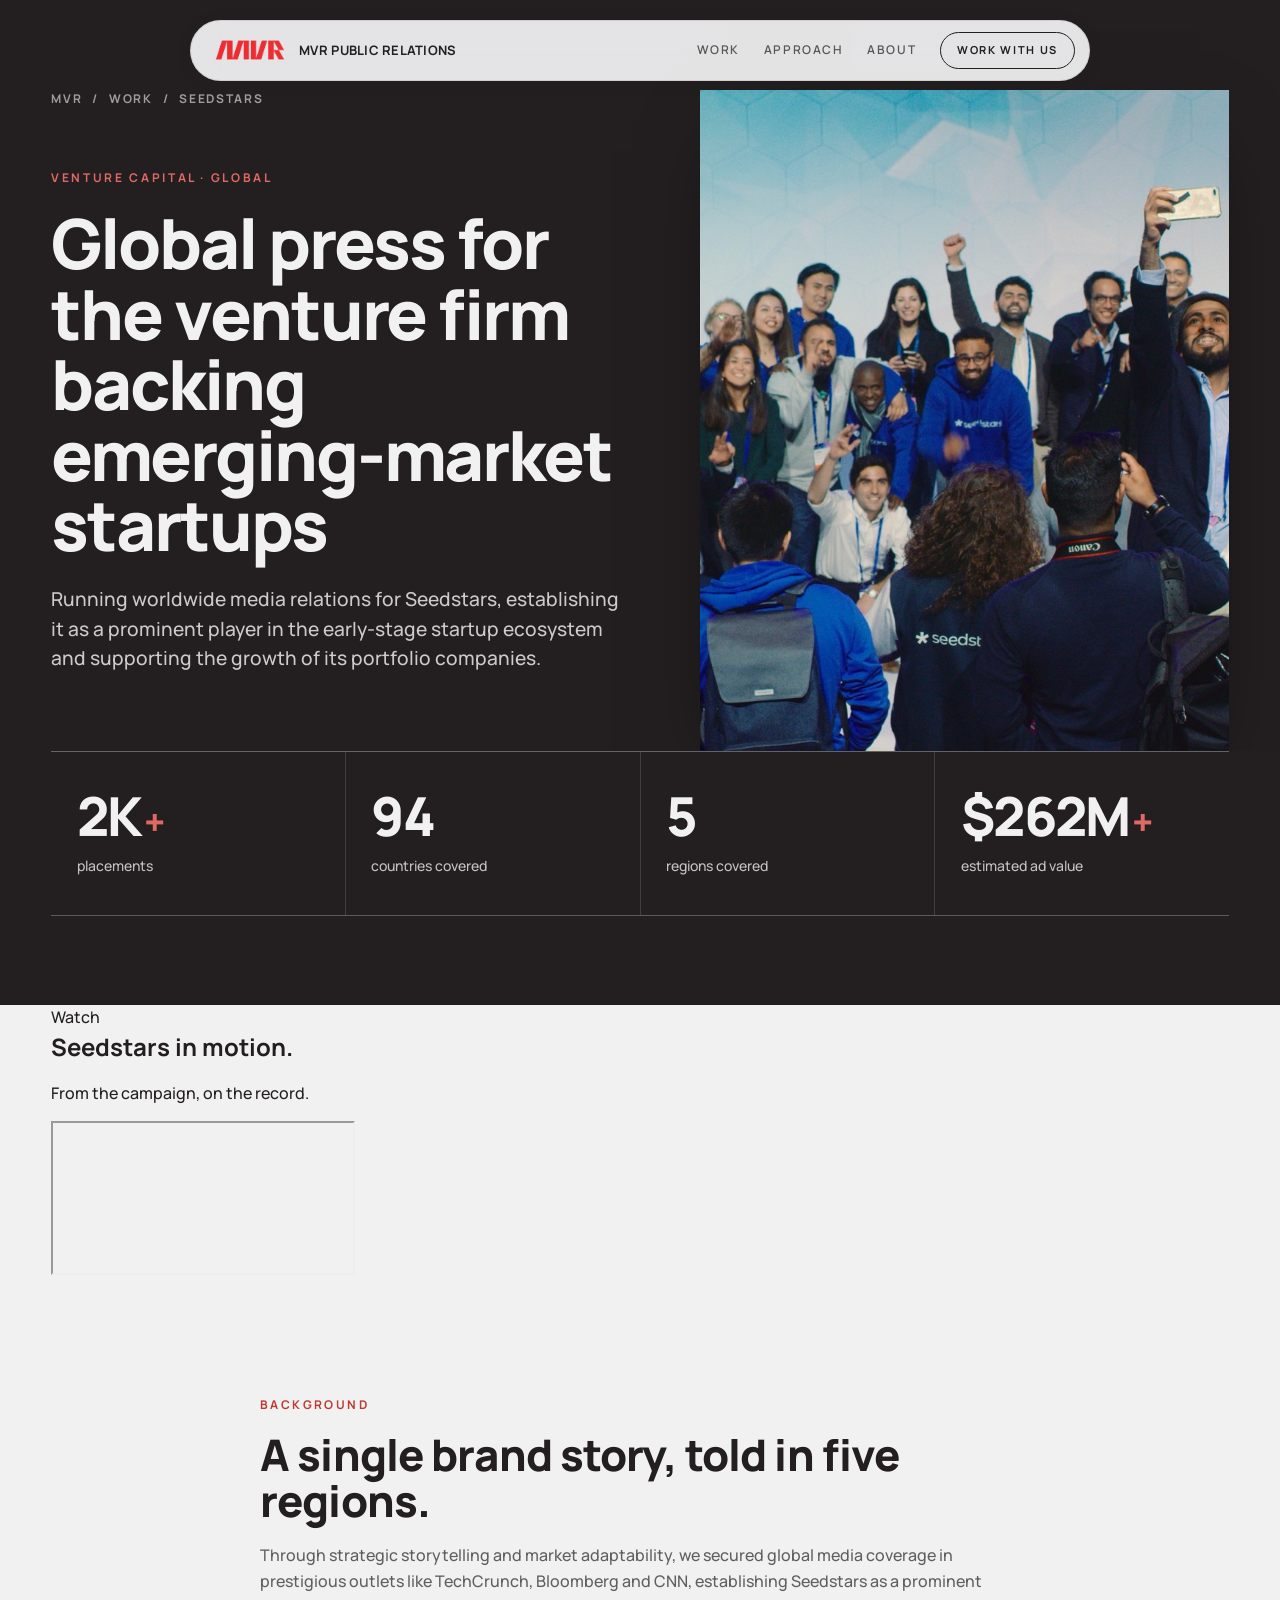
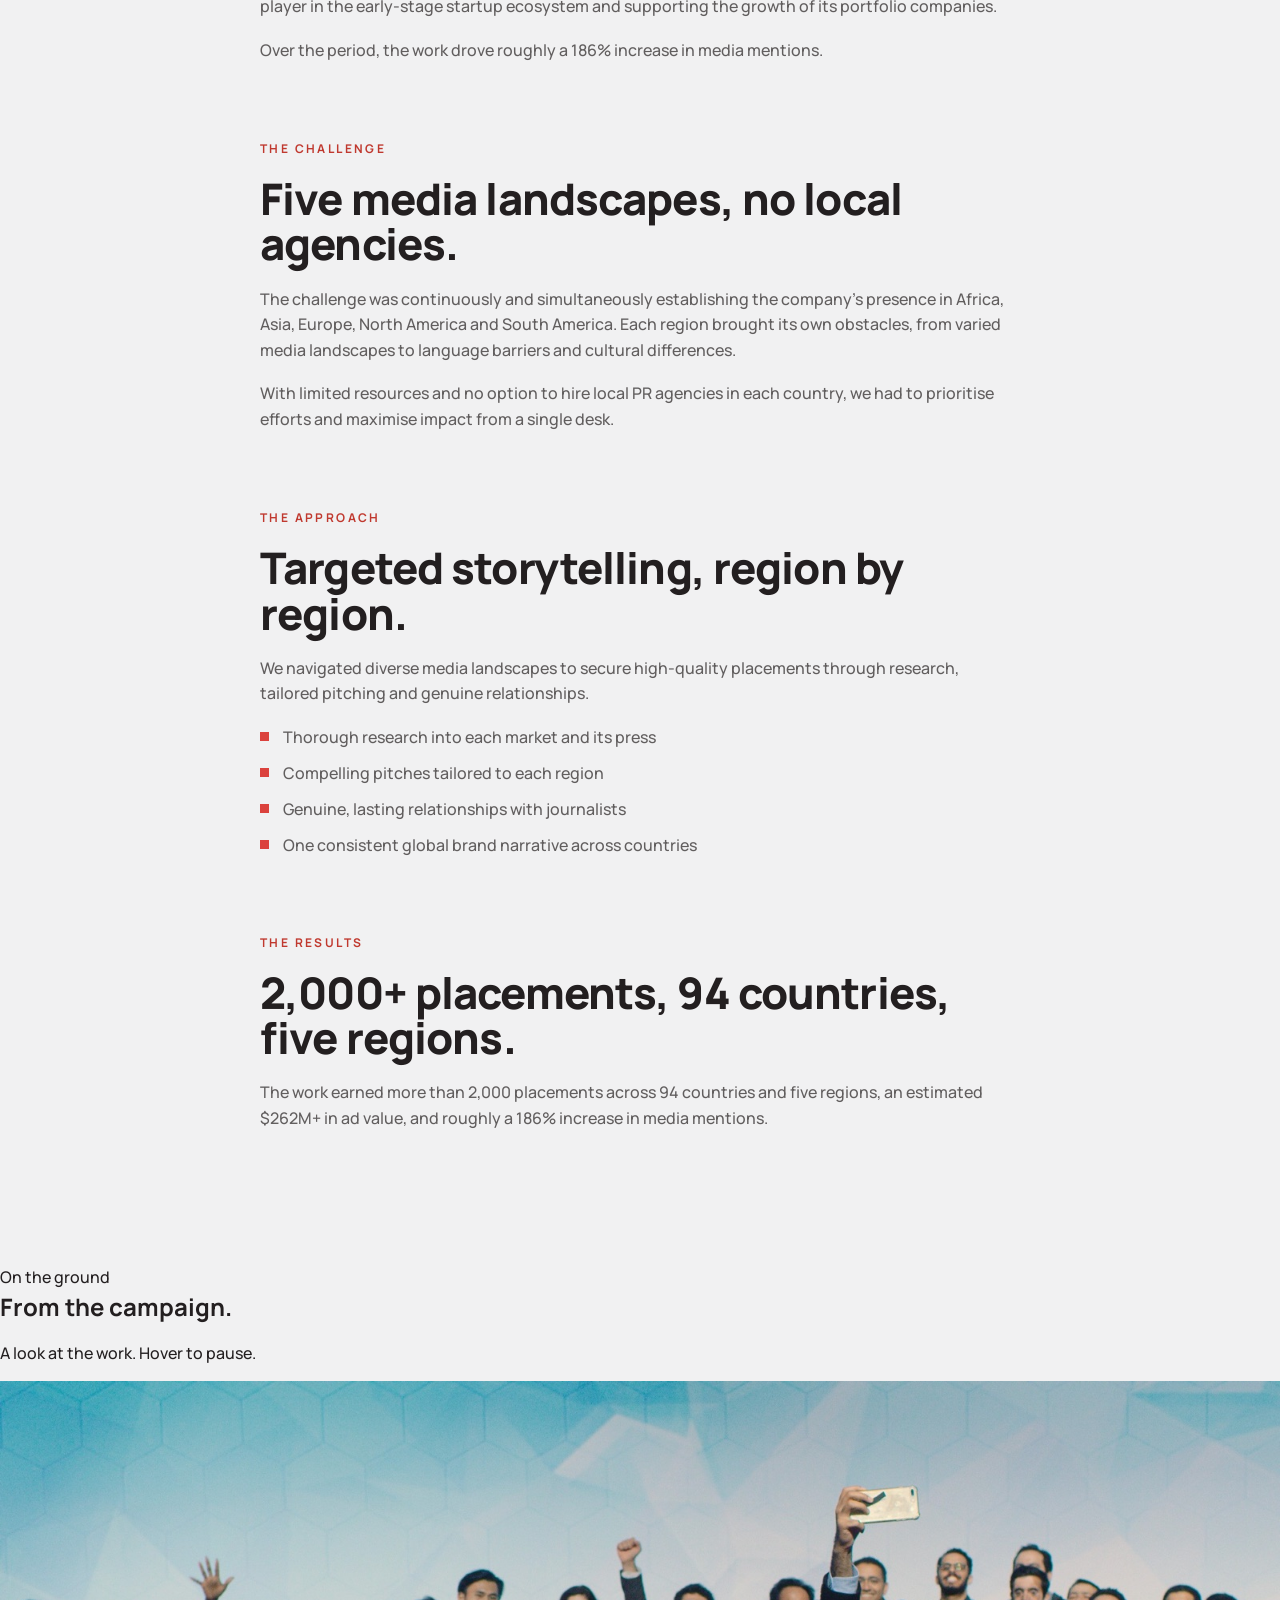
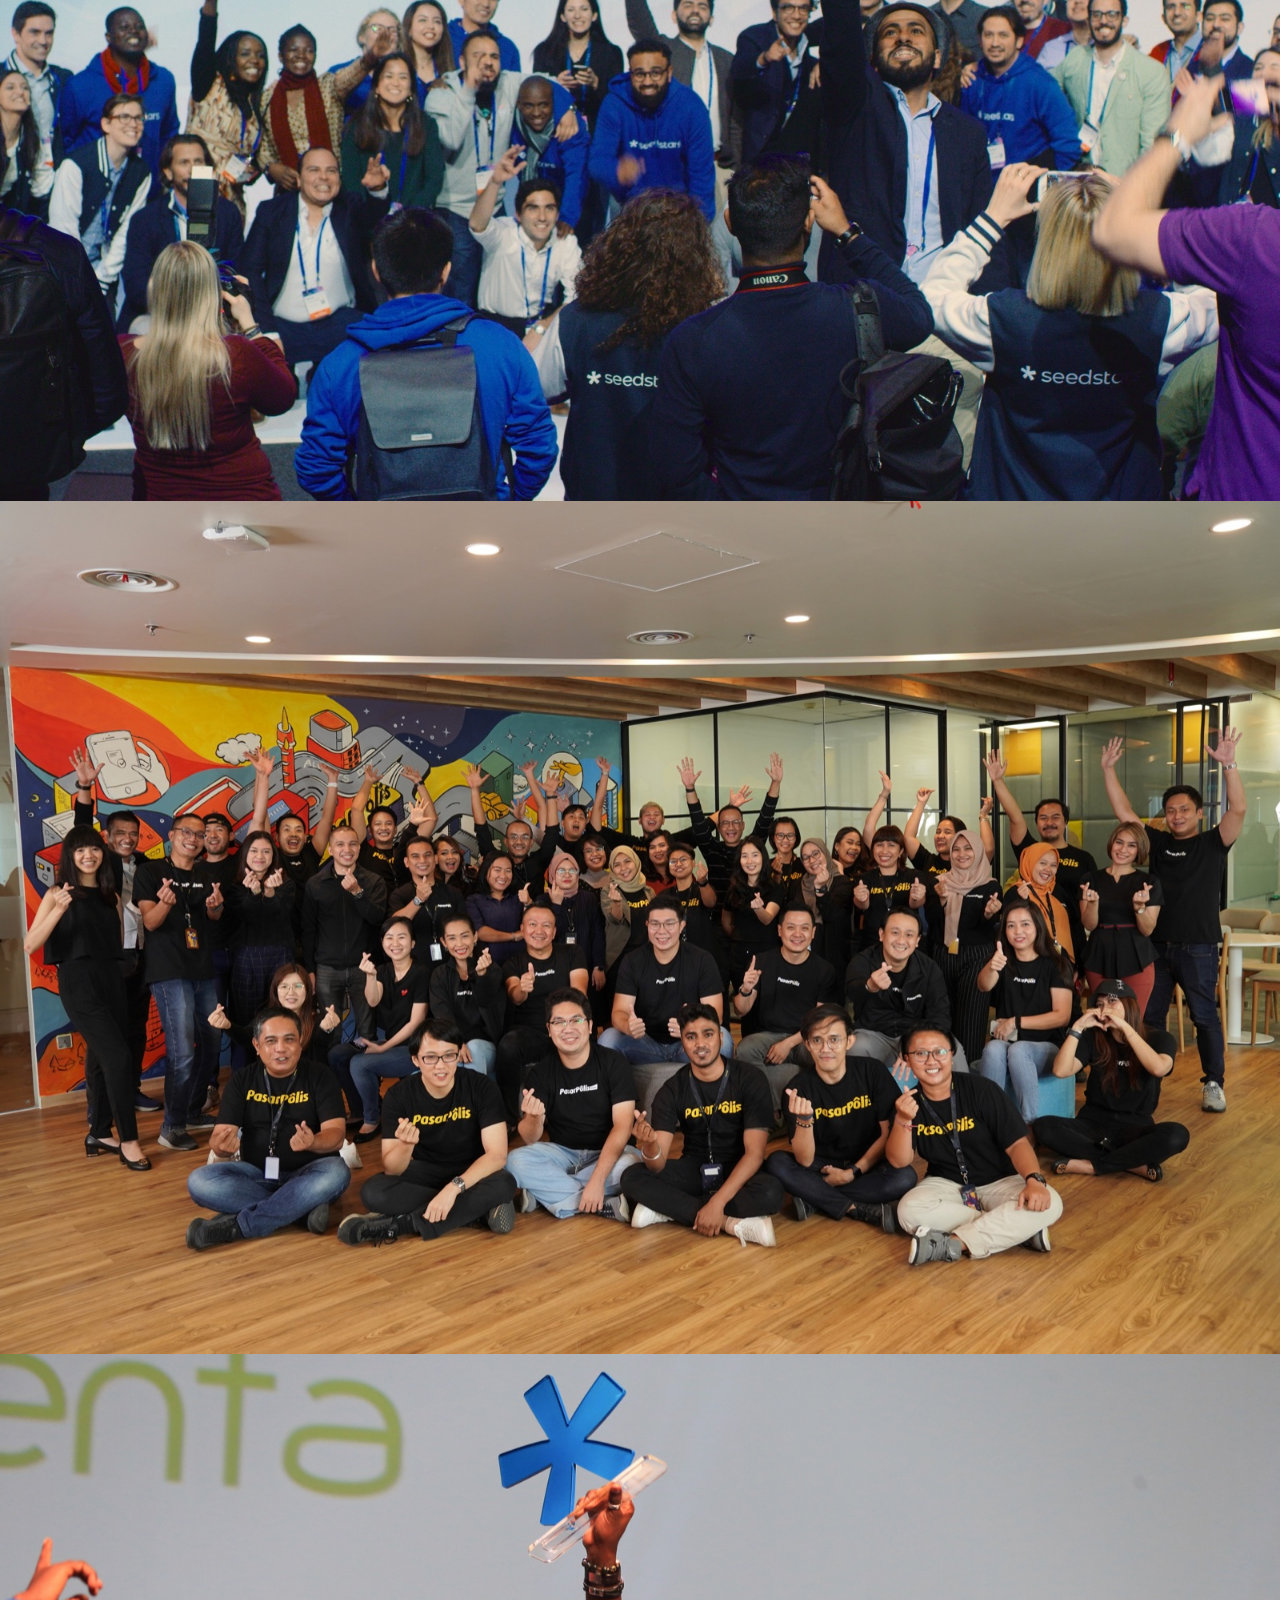
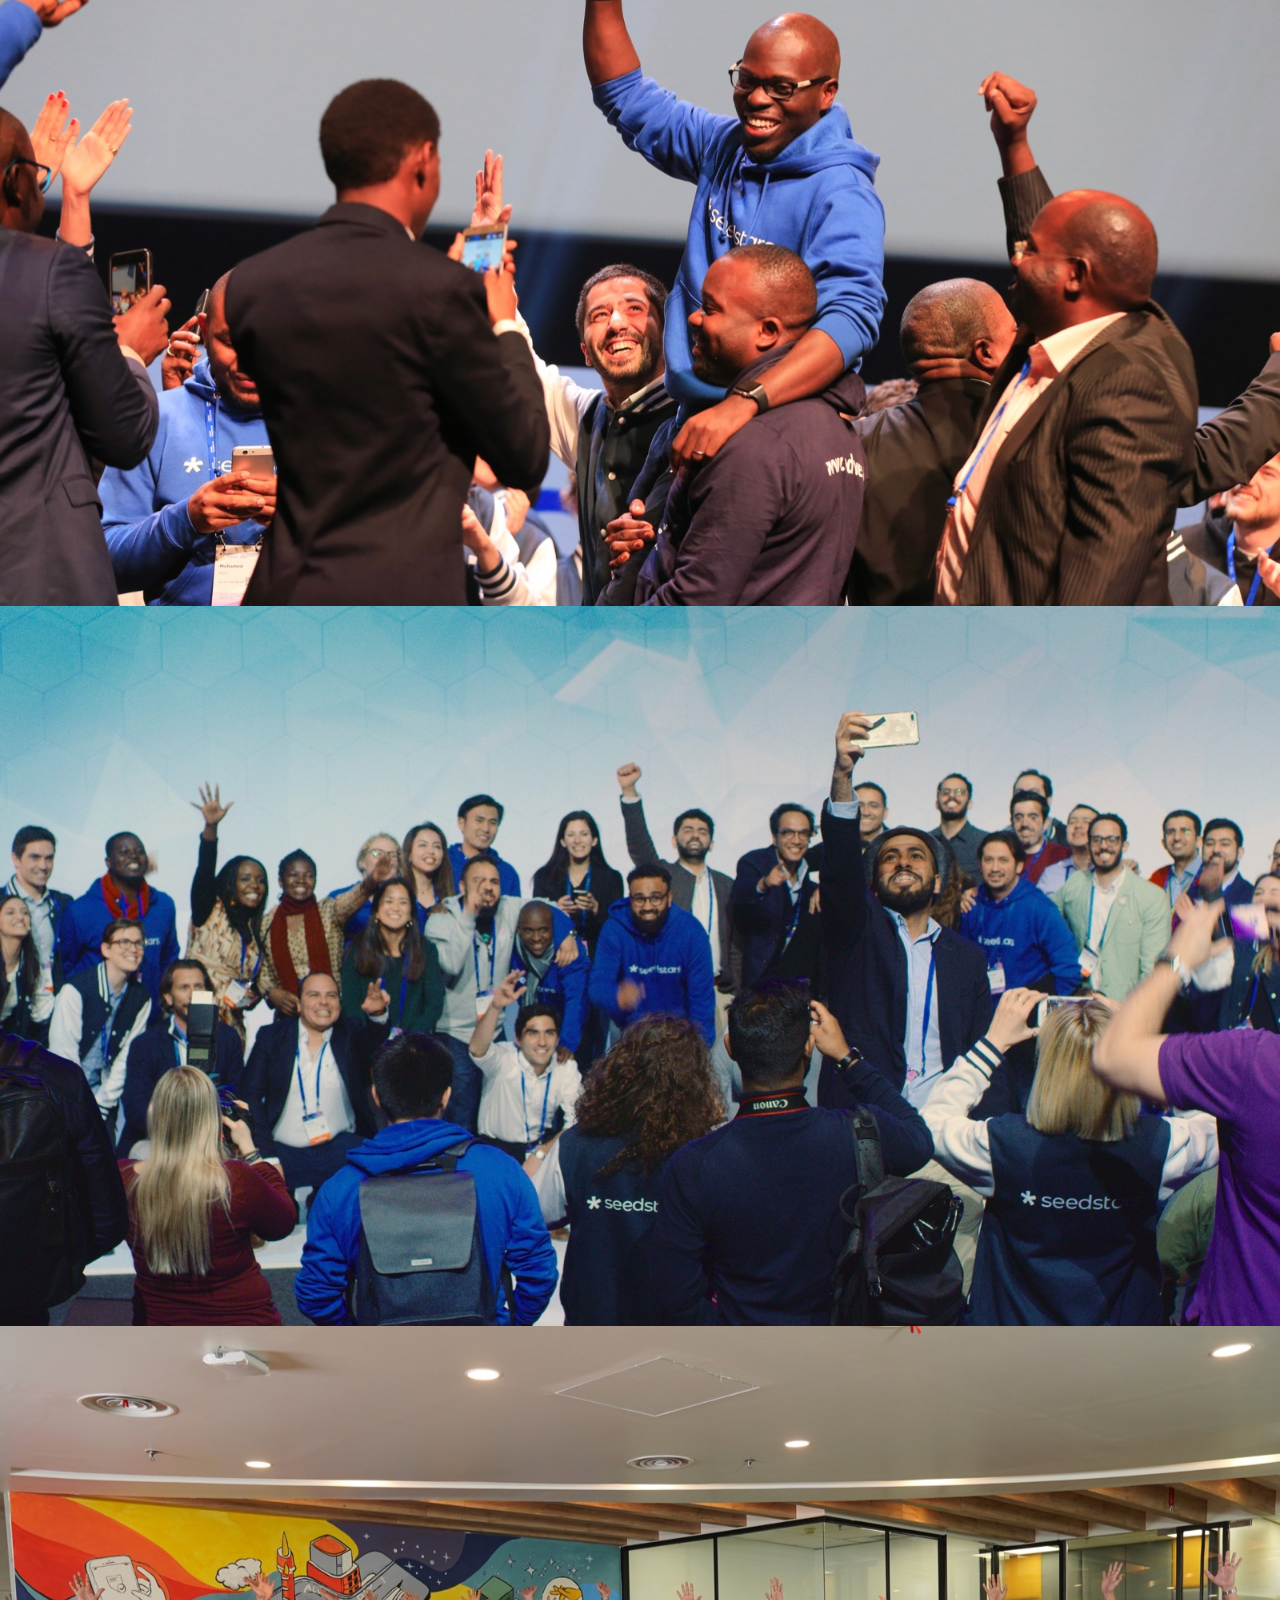
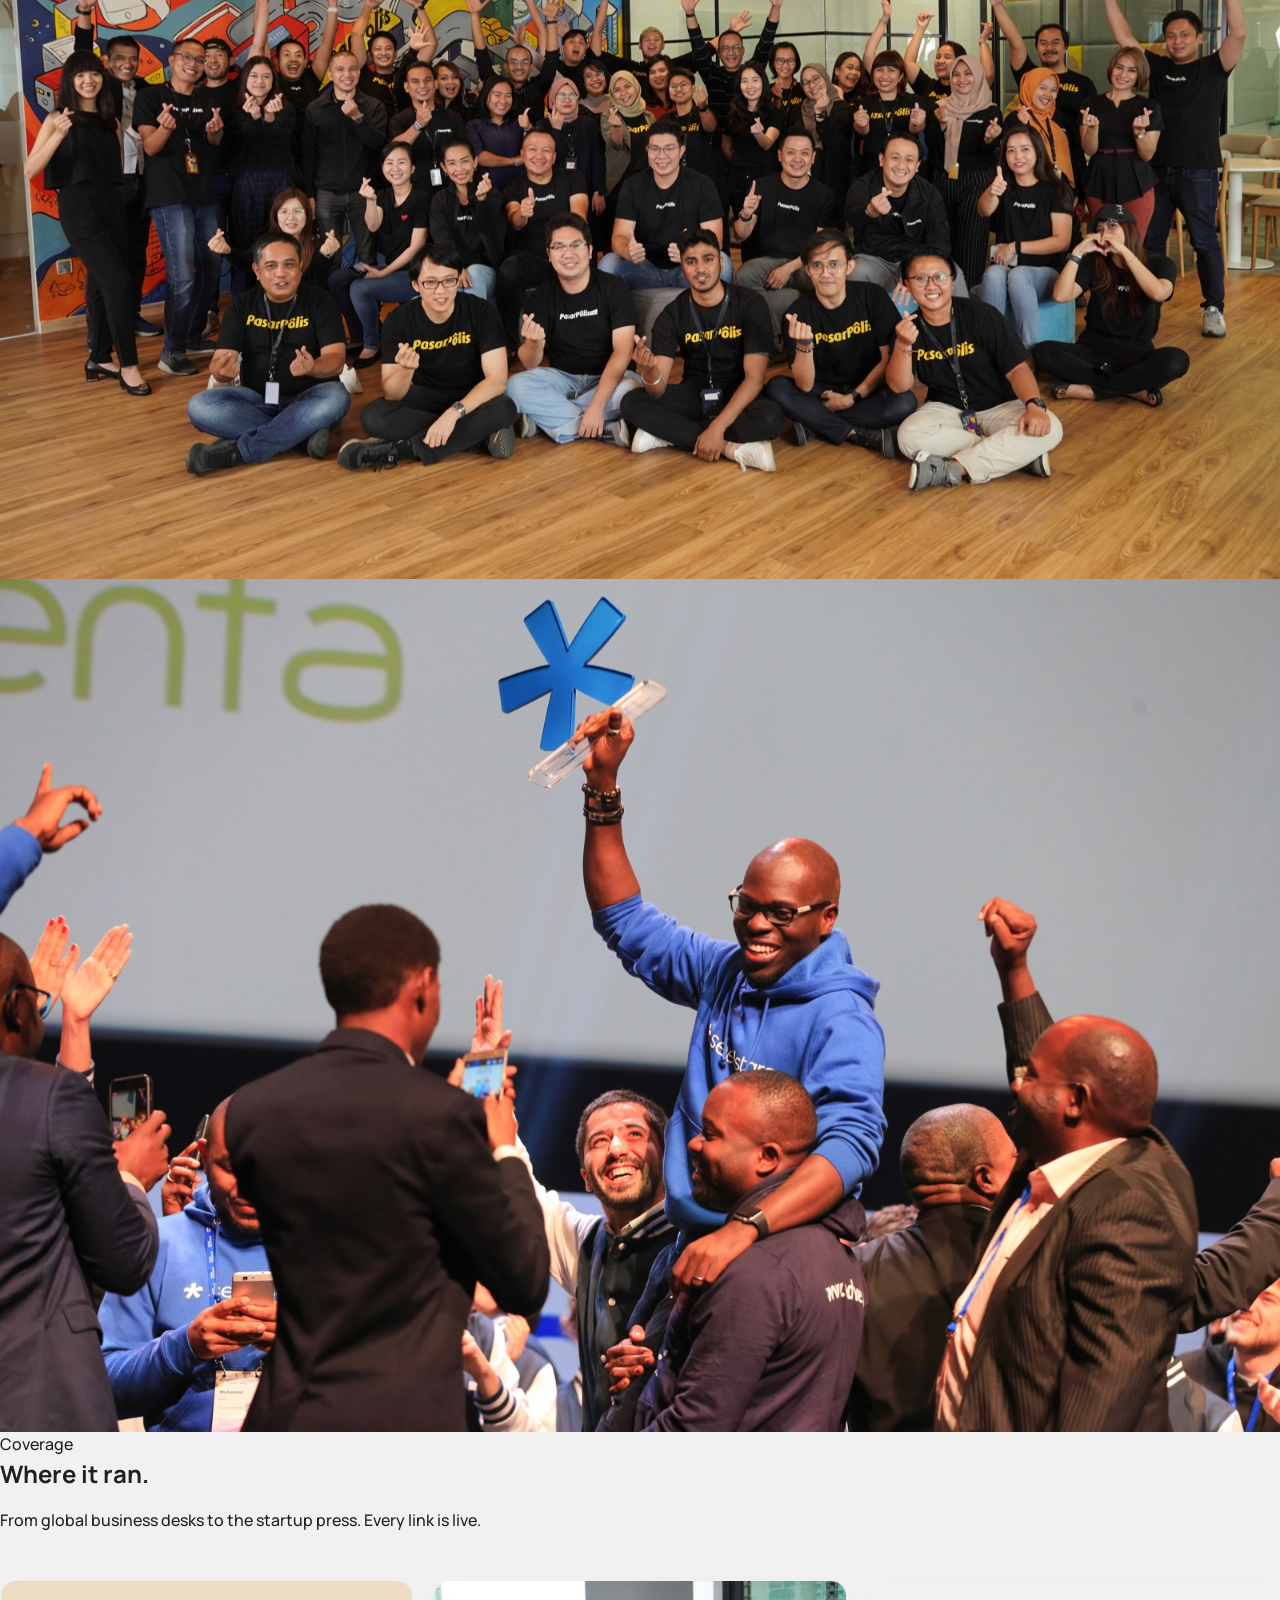
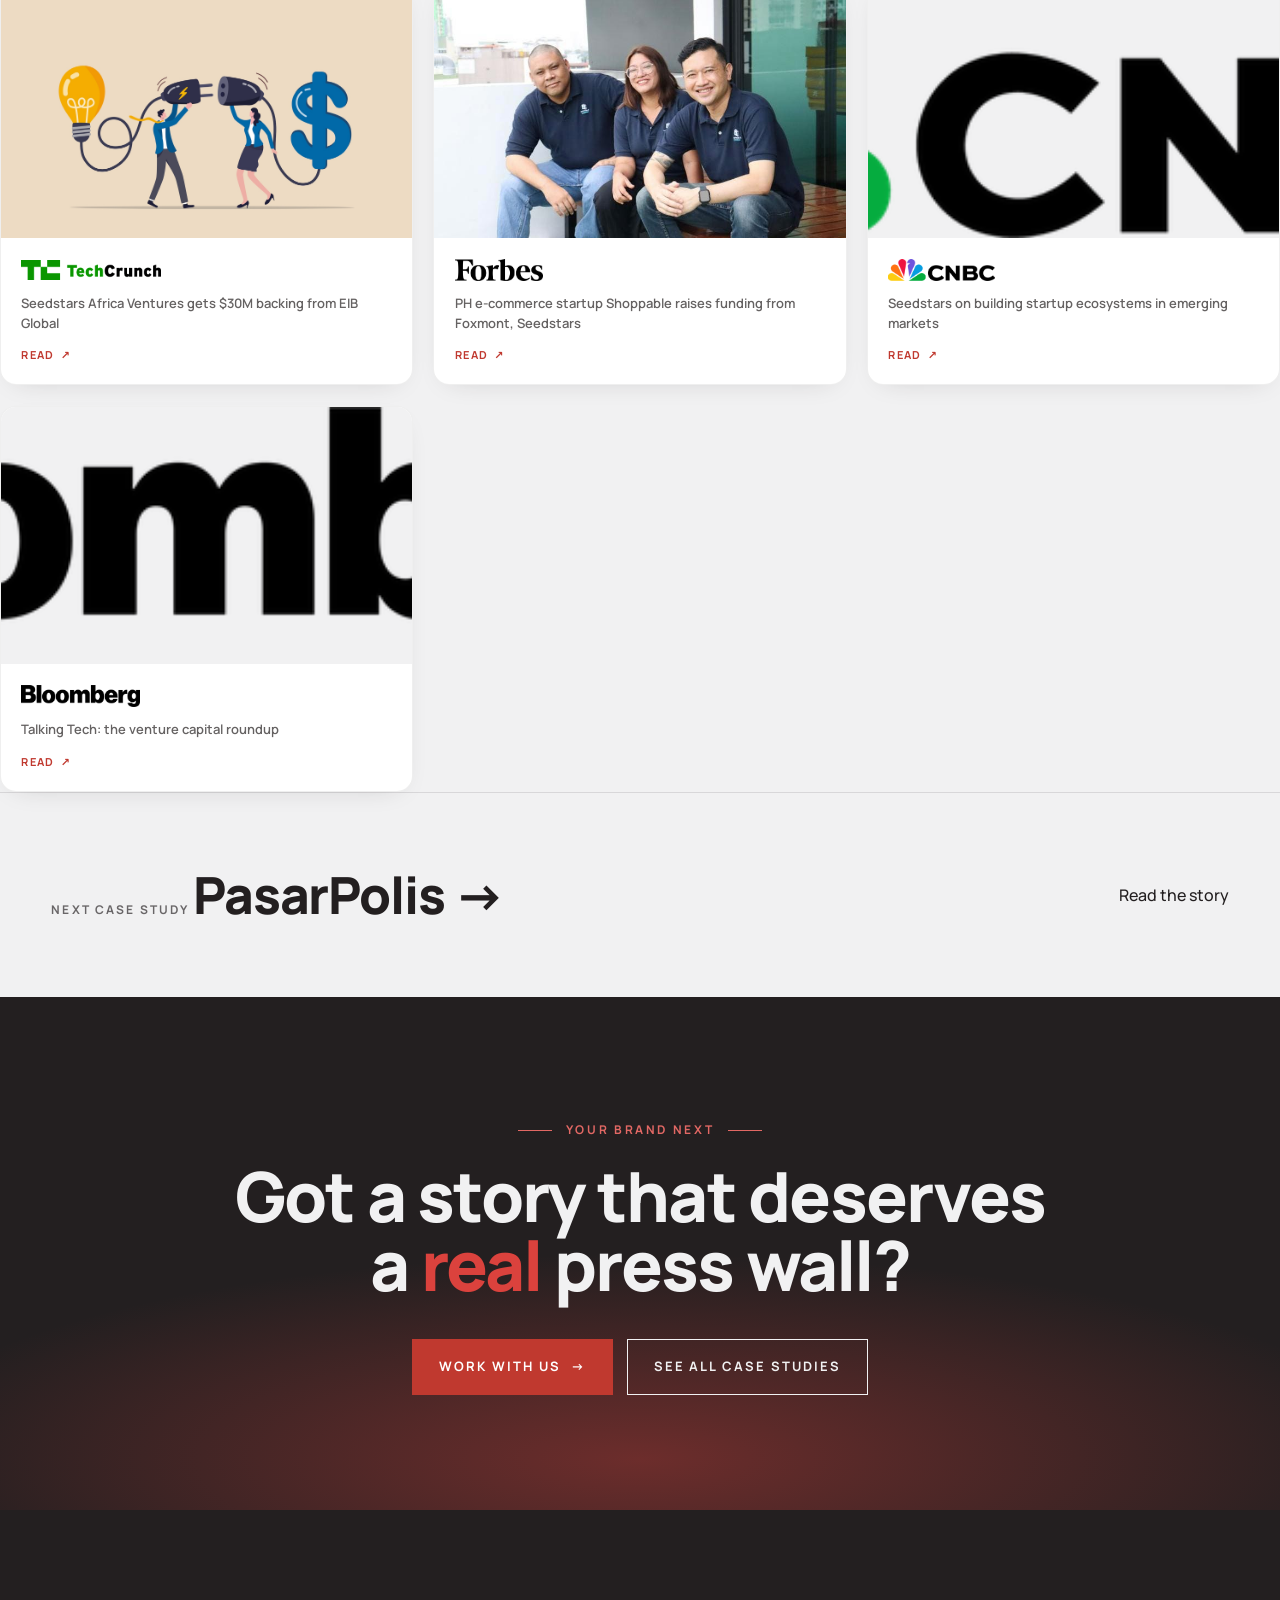
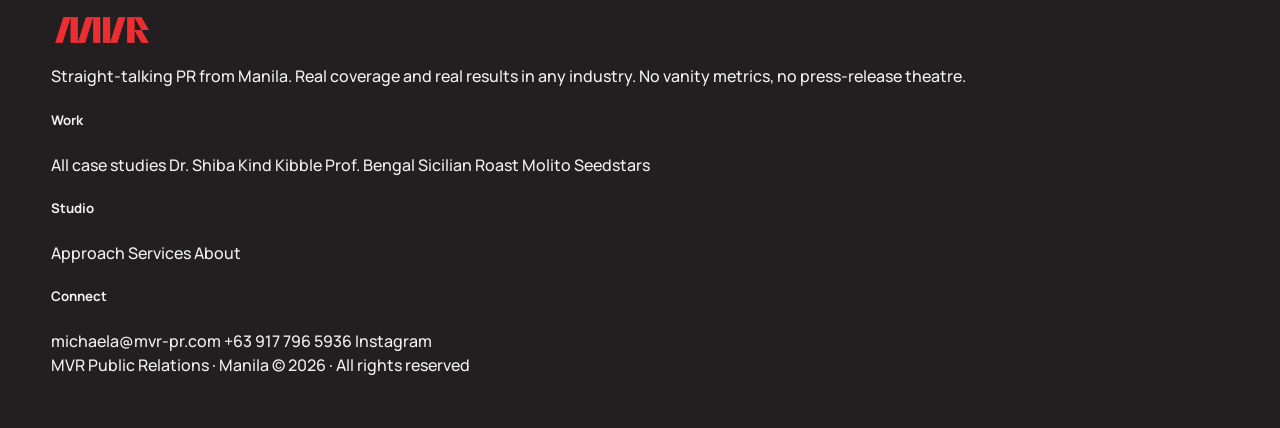
<file: work/seedstars.html>
<!doctype html>
<html lang="en">
<head>
  <meta charset="utf-8" />
  <meta name="viewport" content="width=device-width, initial-scale=1" />
  <title>How Global PR Built Seedstars' Emerging-Markets Story · MVR Public Relations</title>
  <meta name="description" content="Global press for Seedstars, the venture firm backing startups across emerging markets. 2,000+ placements across 94 countries and five regions." />
  <link rel="canonical" href="https://mvr-pr.com/work/seedstars.html" />
  <meta name="theme-color" content="#231f20" />
  <meta property="og:type" content="article" />
  <meta property="og:site_name" content="MVR Public Relations" />
  <meta property="og:title" content="How Global PR Built Seedstars' Emerging-Markets Story · MVR Public Relations" />
  <meta property="og:description" content="Global press for Seedstars, the venture firm backing startups across emerging markets. 2,000+ placements across 94 countries and five regions." />
  <meta property="og:url" content="https://mvr-pr.com/work/seedstars.html" />
  <meta property="og:image" content="https://mvr-pr.com/assets/og.jpg" />
  <meta name="twitter:card" content="summary_large_image" />
  <meta name="twitter:image" content="https://mvr-pr.com/assets/og.jpg" />
  <link rel="icon" type="image/png" sizes="32x32" href="../assets/favicon-32.png" />
  <link rel="apple-touch-icon" sizes="180x180" href="../assets/favicon-180.png" />
  <link rel="preconnect" href="https://fonts.googleapis.com">
  <link rel="preconnect" href="https://fonts.gstatic.com" crossorigin>
  <link href="https://fonts.googleapis.com/css2?family=Manrope:wght@400;500;600;700;800&display=swap" rel="stylesheet">
  <link rel="stylesheet" href="../styles.css" />
</head>
<body id="top">
  <a class="skip-link" href="#main">Skip to content</a>
  <header class="nav">
    <div class="wrap nav-row">
      <a aria-label='MVR Public Relations home' class='nav-brand' href='/'>
        <img src="../assets/mvr-icon-red.png" alt="" width="84" height="29" />
        <span class="wm">MVR PUBLIC RELATIONS</span>
      </a>
      <button class="nav-toggle" aria-label="Toggle menu" aria-expanded="false" aria-controls="navlinks"><span></span><span></span><span></span></button>
      <nav class="nav-links" id="navlinks" aria-label="Primary">
        <a href='/#work'>Work</a>
        <a href='/#approach'>Approach</a>
        <a href='/#about'>About</a>
        <a class='nav-cta' href='/#contact'>Work with us</a>
      </nav>
    </div>
  </header>

  <main id="main">
    <section class="cs-hero has-photo">
      <div class="cs-hero-inner">
        <div class="cs-hero-text">
          <nav class="breadcrumb" aria-label="Breadcrumb">
            <a href='/'>MVR</a> <span aria-hidden="true">/</span> <a href='/work/'>Work</a> <span aria-hidden="true">/</span> <span>Seedstars</span>
          </nav>
          <span class="client">Venture capital &middot; Global</span>
          <h1>Global press for the venture firm backing emerging-market startups</h1>
          <p class="lede">Running worldwide media relations for Seedstars, establishing it as a prominent player in the early-stage startup ecosystem and supporting the growth of its portfolio companies.</p>
        </div>
        <div class="cs-hero-photo land">
          <img src="../assets/work/seedstars-hero.jpg" alt="Founders and portfolio companies on stage at a Seedstars summit" loading="eager" decoding="async" fetchpriority="high" />
        </div>
      </div>
    </section>

    <section class="cs-numbers" aria-label="By the numbers">
      <div class="cs-numbers-inner">
        <div class="cs-num"><div class="n">2K<em>+</em></div><div class="l">placements</div></div>
        <div class="cs-num"><div class="n">94</div><div class="l">countries covered</div></div>
        <div class="cs-num"><div class="n">5</div><div class="l">regions covered</div></div>
        <div class="cs-num"><div class="n">$262M<em>+</em></div><div class="l">estimated ad value</div></div>
      </div>
    </section>

    <section class="cs-watch" aria-label="Video">
      <div class="wrap">
        <div class="cs-watch-head">
          <div>
            <span class="lab">Watch</span>
            <h2>Seedstars in motion.</h2>
          </div>
          <p>From the campaign, on the record.</p>
        </div>
        <div class="cs-watch-player">
          <iframe src="https://www.youtube.com/embed/UOZKcFpZNXw?rel=0&amp;modestbranding=1&amp;playsinline=1" title="Seedstars in motion." loading="lazy" allow="accelerometer; clipboard-write; encrypted-media; gyroscope; picture-in-picture" allowfullscreen></iframe>
        </div>
      </div>
    </section>

    <section class="cs-body">
      <div class="wrap">
        <div class="cs-block reveal">
          <span class="k">Background</span>
          <h2>A single brand story, told in five regions.</h2>
          <p>Through strategic storytelling and market adaptability, we secured global media coverage in prestigious outlets like TechCrunch, Bloomberg and CNN, establishing Seedstars as a prominent player in the early-stage startup ecosystem and supporting the growth of its portfolio companies.</p>
          <p>Over the period, the work drove roughly a 186% increase in media mentions.</p>
        </div>
        <div class="cs-block reveal">
          <span class="k">The challenge</span>
          <h2>Five media landscapes, no local agencies.</h2>
          <p>The challenge was continuously and simultaneously establishing the company's presence in Africa, Asia, Europe, North America and South America. Each region brought its own obstacles, from varied media landscapes to language barriers and cultural differences.</p>
          <p>With limited resources and no option to hire local PR agencies in each country, we had to prioritise efforts and maximise impact from a single desk.</p>
        </div>
        <div class="cs-block reveal">
          <span class="k">The approach</span>
          <h2>Targeted storytelling, region by region.</h2>
          <p>We navigated diverse media landscapes to secure high-quality placements through research, tailored pitching and genuine relationships.</p>
          <ul>
            <li>Thorough research into each market and its press</li>
            <li>Compelling pitches tailored to each region</li>
            <li>Genuine, lasting relationships with journalists</li>
            <li>One consistent global brand narrative across countries</li>
          </ul>
        </div>
        <div class="cs-block reveal">
          <span class="k">The results</span>
          <h2>2,000+ placements, 94 countries, five regions.</h2>
          <p>The work earned more than 2,000 placements across 94 countries and five regions, an estimated $262M+ in ad value, and roughly a 186% increase in media mentions.</p>
        </div>
      </div>
    </section>

    <section class="cs-reel" aria-label="Photos">
      <div class="cs-reel-head">
        <div>
          <span class="lab">On the ground</span>
          <h2>From the campaign.</h2>
        </div>
        <p>A look at the work. Hover to pause.</p>
      </div>
      <div class="cs-reel-track-wrap">
        <div class="cs-reel-row">
          <img src="../assets/work/seedstars-hero.jpg" alt="Seedstars summit stage" loading="lazy" decoding="async" />
          <img src="../assets/work/seedstars-team.jpg" alt="The Seedstars team" loading="lazy" decoding="async" />
          <img src="../assets/work/seedstars-award.jpg" alt="A Seedstars startup competition winner celebrating on stage" loading="lazy" decoding="async" />
          <img src="../assets/work/seedstars-hero.jpg" alt="" aria-hidden="true" loading="lazy" decoding="async" />
          <img src="../assets/work/seedstars-team.jpg" alt="" aria-hidden="true" loading="lazy" decoding="async" />
          <img src="../assets/work/seedstars-award.jpg" alt="" aria-hidden="true" loading="lazy" decoding="async" />
        </div>
      </div>
    </section>
    <section class="cs-press" aria-label="Coverage">
      <div class="cs-press-head">
        <div>
          <span class="lab">Coverage</span>
          <h2>Where it ran.</h2>
        </div>
        <p>From global business desks to the startup press. Every link is live.</p>
      </div>
      <div class="cov-cards">
          <a class="cov-card" href="https://techcrunch.com/2024/01/09/eib-global-invests-30m-in-seedstars-africa-ventures-i/" target="_blank" rel="noopener">
            <span class="cc-photo"><img src="../assets/coverage/cs-seedstars-1.jpg" alt="" loading="lazy" decoding="async" /></span>
            <span class="cc-body">
              <span class="cc-top"><span class="cc-brand"><img class="cc-logo" src="../assets/press/techcrunch.png" alt="TechCrunch" /></span></span>
              <span class="cc-head">Seedstars Africa Ventures gets $30M backing from EIB Global</span>
              <span class="cc-go">Read <span class="ext">&#8599;</span></span>
            </span>
          </a>
          <a class="cov-card" href="https://www.forbes.com/sites/mingminawyong/2023/06/23/philippine-b2b-e-commerce-startup-shoppable-raises-pre-seed-funding-from-foxmont-seedstars/" target="_blank" rel="noopener">
            <span class="cc-photo"><img src="../assets/coverage/cs-seedstars-2.jpg" alt="" loading="lazy" decoding="async" /></span>
            <span class="cc-body">
              <span class="cc-top"><span class="cc-brand"><img class="cc-logo" src="../assets/press/forbes.png" alt="Forbes" /></span></span>
              <span class="cc-head">PH e-commerce startup Shoppable raises funding from Foxmont, Seedstars</span>
              <span class="cc-go">Read <span class="ext">&#8599;</span></span>
            </span>
          </a>
          <a class="cov-card" href="https://www.cnbcafrica.com/media/6329354910112/" target="_blank" rel="noopener">
            <span class="cc-photo noimg"><img src="../assets/press/cnbc.png" alt="CNBC Africa" /></span>
            <span class="cc-body">
              <span class="cc-top"><span class="cc-brand"><img class="cc-logo" src="../assets/press/cnbc.png" alt="CNBC Africa" /></span></span>
              <span class="cc-head">Seedstars on building startup ecosystems in emerging markets</span>
              <span class="cc-go">Read <span class="ext">&#8599;</span></span>
            </span>
          </a>
          <a class="cov-card" href="https://www.bloomberg.com/news/videos/2022-11-30/talking-tech-vc-roundup-video" target="_blank" rel="noopener">
            <span class="cc-photo noimg"><img src="../assets/press/bloomberg.png" alt="Bloomberg" /></span>
            <span class="cc-body">
              <span class="cc-top"><span class="cc-brand"><img class="cc-logo" src="../assets/press/bloomberg.png" alt="Bloomberg" /></span></span>
              <span class="cc-head">Talking Tech: the venture capital roundup</span>
              <span class="cc-go">Read <span class="ext">&#8599;</span></span>
            </span>
          </a>
      </div>
    </section>

    <section class="cs-next">
      <div class="wrap">
        <a href='/work/pasarpolis'>
          <span>
            <span class="nx-k">Next case study</span>
            <span class="nx-t">PasarPolis &rarr;</span>
          </span>
          <span class="wc-go">Read the story</span>
        </a>
      </div>
    </section>

    <section class="cta">
      <div class="cta-inner">
        <span class="eyebrow center reveal">Your brand next</span>
        <h2 class="reveal d1">Got a story that deserves a <em>real</em> press wall?</h2>
        <div class="cta-actions reveal d2">
          <a class='btn btn-red' href='/#contact'>Work with us <span class="arrow">&rarr;</span></a>
          <a class='btn btn-ghost' href='/work/'>See all case studies</a>
        </div>
      </div>
    </section>
  </main>

  <footer class="footer">
    <div class="wrap">
      <div class="footer-top">
        <div class="footer-brand">
          <img src="../assets/mvr-icon-red.png" alt="MVR Public Relations" width="102" height="36" />
          <p>Straight-talking PR from Manila. Real coverage and real results in any industry. No vanity metrics, no press-release theatre.</p>
        </div>
        <div class="fcol">
          <h5>Work</h5>
          <a href='/work/'>All case studies</a>
          <a href='/work/dr-shiba-kind-kibble'>Dr. Shiba Kind Kibble</a>
          <a href='/work/prof-bengal'>Prof. Bengal</a>
          <a href='/work/sicilian-roast'>Sicilian Roast Molito</a>
          <a href='/work/seedstars'>Seedstars</a>
        </div>
        <div class="fcol">
          <h5>Studio</h5>
          <a href='/#approach'>Approach</a>
          <a href='/#services'>Services</a>
          <a href='/#about'>About</a>
        </div>
        <div class="fcol">
          <h5>Connect</h5>
          <a href="mailto:michaela@mvr-pr.com">michaela@mvr-pr.com</a>
          <a href="tel:+639177965936">+63 917 796 5936</a>
          <a href="https://instagram.com/mvr.pr" target="_blank" rel="noopener">Instagram</a>
        </div>
      </div>
      <div class="footer-bot">
        <span>MVR Public Relations &middot; Manila</span>
        <span>&copy; <span data-year>2026</span> &middot; All rights reserved</span>
      </div>
    </div>
  </footer>

  <script src="../main.js"></script>
</body>
</html>
</file>
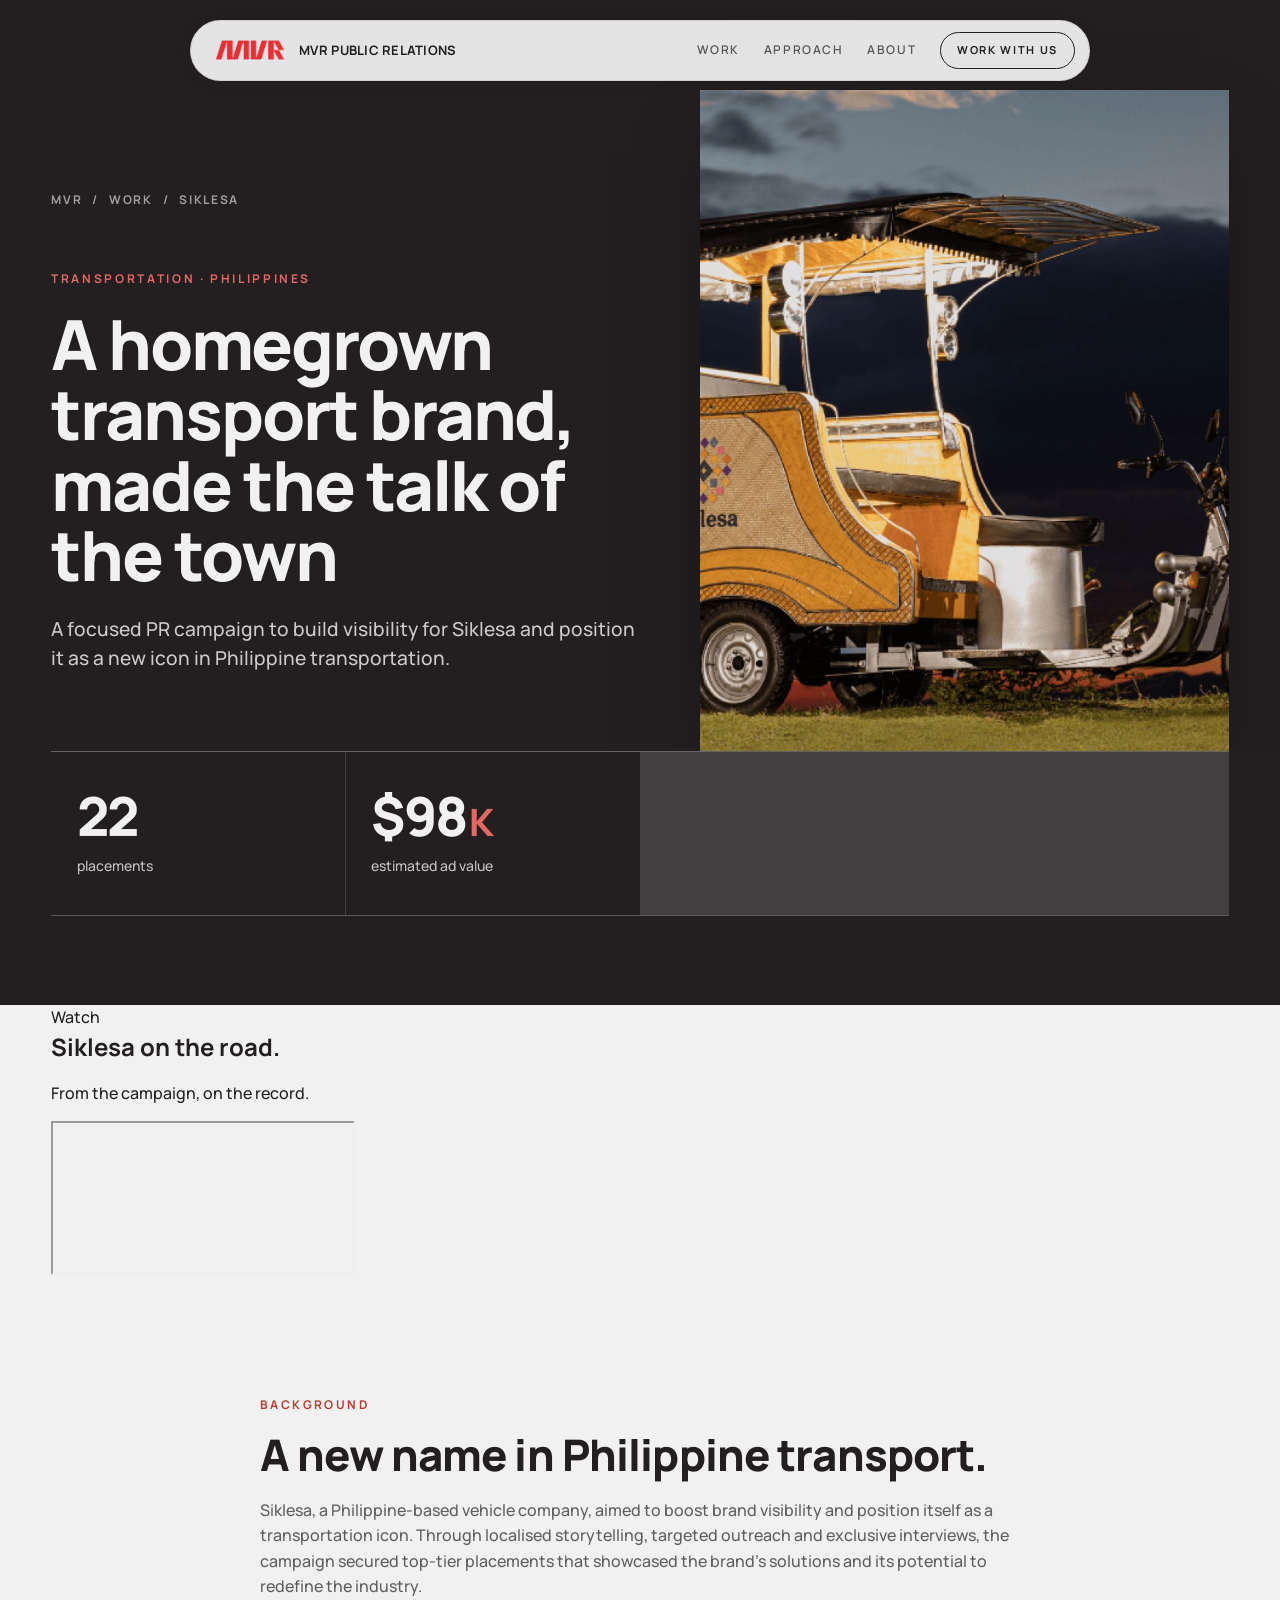
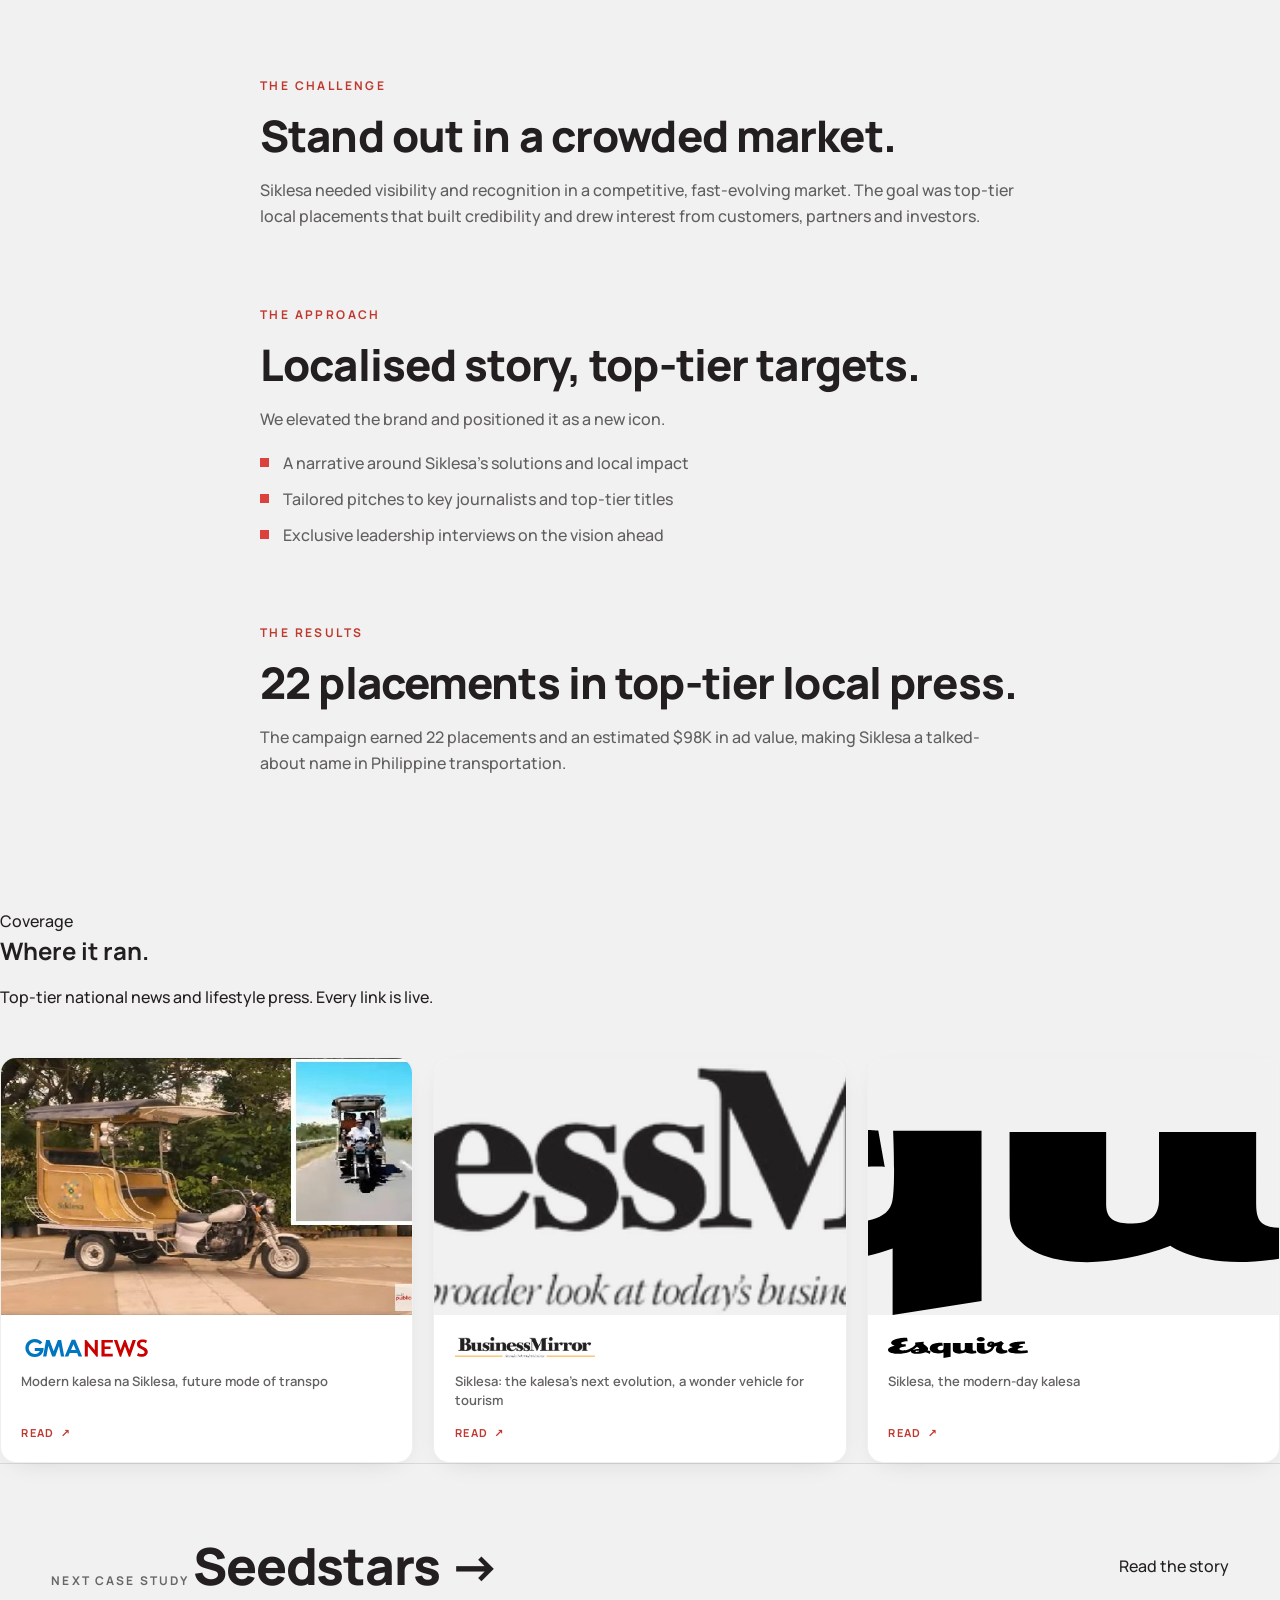
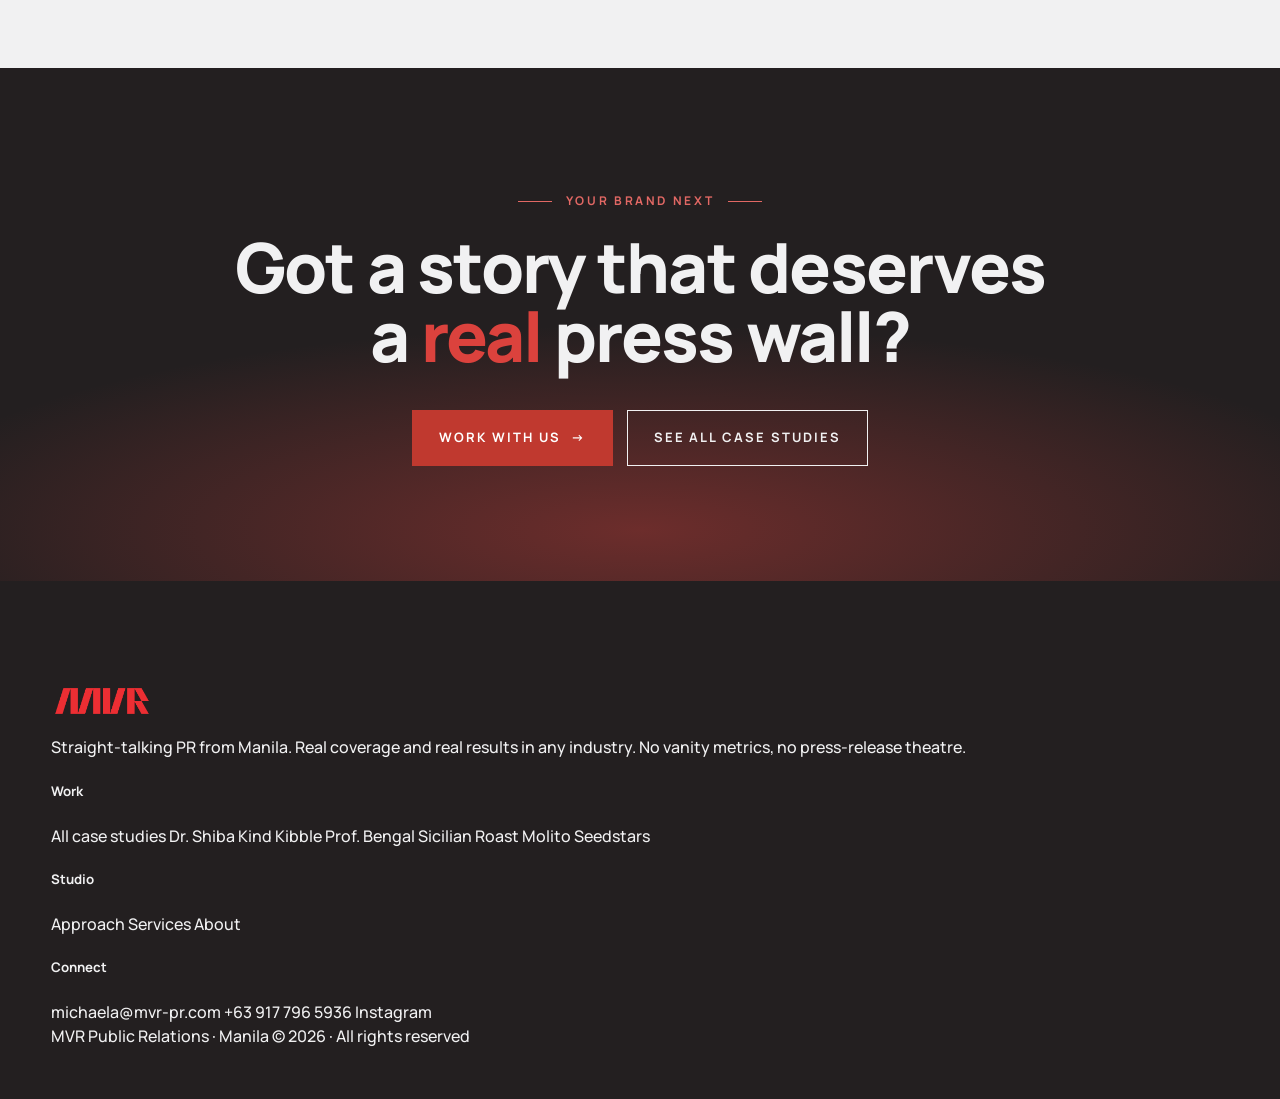
<file: work/siklesa.html>
<!doctype html>
<html lang="en">
<head>
  <meta charset="utf-8" />
  <meta name="viewport" content="width=device-width, initial-scale=1" />
  <title>Driving Siklesa into the Philippine Transport Conversation · MVR Public Relations</title>
  <meta name="description" content="A focused PR campaign that made Siklesa the talk of the Philippine transportation industry. 22 placements, $98K ad value." />
  <link rel="canonical" href="https://mvr-pr.com/work/siklesa.html" />
  <meta name="theme-color" content="#231f20" />
  <meta property="og:type" content="article" />
  <meta property="og:site_name" content="MVR Public Relations" />
  <meta property="og:title" content="Driving Siklesa into the Philippine Transport Conversation · MVR Public Relations" />
  <meta property="og:description" content="A focused PR campaign that made Siklesa the talk of the Philippine transportation industry. 22 placements, $98K ad value." />
  <meta property="og:url" content="https://mvr-pr.com/work/siklesa.html" />
  <meta property="og:image" content="https://mvr-pr.com/assets/og.jpg" />
  <meta name="twitter:card" content="summary_large_image" />
  <meta name="twitter:image" content="https://mvr-pr.com/assets/og.jpg" />
  <link rel="icon" type="image/png" sizes="32x32" href="../assets/favicon-32.png" />
  <link rel="apple-touch-icon" sizes="180x180" href="../assets/favicon-180.png" />
  <link rel="preconnect" href="https://fonts.googleapis.com">
  <link rel="preconnect" href="https://fonts.gstatic.com" crossorigin>
  <link href="https://fonts.googleapis.com/css2?family=Manrope:wght@400;500;600;700;800&display=swap" rel="stylesheet">
  <link rel="stylesheet" href="../styles.css" />
</head>
<body id="top">
  <a class="skip-link" href="#main">Skip to content</a>
  <header class="nav">
    <div class="wrap nav-row">
      <a aria-label='MVR Public Relations home' class='nav-brand' href='/'>
        <img src="../assets/mvr-icon-red.png" alt="" width="84" height="29" />
        <span class="wm">MVR PUBLIC RELATIONS</span>
      </a>
      <button class="nav-toggle" aria-label="Toggle menu" aria-expanded="false" aria-controls="navlinks"><span></span><span></span><span></span></button>
      <nav class="nav-links" id="navlinks" aria-label="Primary">
        <a href='/#work'>Work</a>
        <a href='/#approach'>Approach</a>
        <a href='/#about'>About</a>
        <a class='nav-cta' href='/#contact'>Work with us</a>
      </nav>
    </div>
  </header>

  <main id="main">
    <section class="cs-hero has-photo">
      <div class="cs-hero-inner">
        <div class="cs-hero-text">
          <nav class="breadcrumb" aria-label="Breadcrumb">
            <a href='/'>MVR</a> <span aria-hidden="true">/</span> <a href='/work/'>Work</a> <span aria-hidden="true">/</span> <span>Siklesa</span>
          </nav>
          <span class="client">Transportation &middot; Philippines</span>
          <h1>A homegrown transport brand, made the talk of the town</h1>
          <p class="lede">A focused PR campaign to build visibility for Siklesa and position it as a new icon in Philippine transportation.</p>
        </div>
        <div class="cs-hero-photo land">
          <img src="../assets/work/siklesa-hero.jpg" alt="A branded Siklesa electric vehicle at golden hour" loading="eager" decoding="async" fetchpriority="high" />
        </div>
      </div>
    </section>

    <section class="cs-numbers" aria-label="By the numbers">
      <div class="cs-numbers-inner cols-2">
        <div class="cs-num"><div class="n">22</div><div class="l">placements</div></div>
        <div class="cs-num"><div class="n">$98<em>K</em></div><div class="l">estimated ad value</div></div>
      </div>
    </section>

    <section class="cs-watch" aria-label="Video">
      <div class="wrap">
        <div class="cs-watch-head">
          <div>
            <span class="lab">Watch</span>
            <h2>Siklesa on the road.</h2>
          </div>
          <p>From the campaign, on the record.</p>
        </div>
        <div class="cs-watch-player">
          <iframe src="https://www.youtube.com/embed/dMEoFWQGjCU?rel=0&amp;modestbranding=1&amp;playsinline=1" title="Siklesa on the road." loading="lazy" allow="accelerometer; clipboard-write; encrypted-media; gyroscope; picture-in-picture" allowfullscreen></iframe>
        </div>
      </div>
    </section>

    <section class="cs-body">
      <div class="wrap">
        <div class="cs-block reveal">
          <span class="k">Background</span>
          <h2>A new name in Philippine transport.</h2>
          <p>Siklesa, a Philippine-based vehicle company, aimed to boost brand visibility and position itself as a transportation icon. Through localised storytelling, targeted outreach and exclusive interviews, the campaign secured top-tier placements that showcased the brand's solutions and its potential to redefine the industry.</p>
        </div>
        <div class="cs-block reveal">
          <span class="k">The challenge</span>
          <h2>Stand out in a crowded market.</h2>
          <p>Siklesa needed visibility and recognition in a competitive, fast-evolving market. The goal was top-tier local placements that built credibility and drew interest from customers, partners and investors.</p>
        </div>
        <div class="cs-block reveal">
          <span class="k">The approach</span>
          <h2>Localised story, top-tier targets.</h2>
          <p>We elevated the brand and positioned it as a new icon.</p>
          <ul>
            <li>A narrative around Siklesa's solutions and local impact</li>
            <li>Tailored pitches to key journalists and top-tier titles</li>
            <li>Exclusive leadership interviews on the vision ahead</li>
          </ul>
        </div>
        <div class="cs-block reveal">
          <span class="k">The results</span>
          <h2>22 placements in top-tier local press.</h2>
          <p>The campaign earned 22 placements and an estimated $98K in ad value, making Siklesa a talked-about name in Philippine transportation.</p>
        </div>
      </div>
    </section>

    <section class="cs-press" aria-label="Coverage">
      <div class="cs-press-head">
        <div>
          <span class="lab">Coverage</span>
          <h2>Where it ran.</h2>
        </div>
        <p>Top-tier national news and lifestyle press. Every link is live.</p>
      </div>
      <div class="cov-cards">
          <a class="cov-card" href="https://www.gmanetwork.com/news/balitambayan/talakayan/852260/modern-kalesa-na-siklesa-maging-future-mode-of-transpo-nga-kaya-ng-mga-pinoy/story/" target="_blank" rel="noopener">
            <span class="cc-photo"><img src="../assets/coverage/cs-siklesa-3.jpg" alt="" loading="lazy" decoding="async" /></span>
            <span class="cc-body">
              <span class="cc-top"><span class="cc-brand"><img class="cc-logo" src="../assets/press/gma.svg" alt="GMA News" /></span></span>
              <span class="cc-head">Modern kalesa na Siklesa, future mode of transpo</span>
              <span class="cc-go">Read <span class="ext">&#8599;</span></span>
            </span>
          </a>
          <a class="cov-card" href="https://businessmirror.com.ph/2023/06/03/siklesa-kalesas-next-evolution-wonder-vehicle-aims-for-a-better-tourism-experience/" target="_blank" rel="noopener">
            <span class="cc-photo noimg"><img src="../assets/press/businessmirror.png" alt="BusinessMirror" /></span>
            <span class="cc-body">
              <span class="cc-top"><span class="cc-brand"><img class="cc-logo" src="../assets/press/businessmirror.png" alt="BusinessMirror" /></span></span>
              <span class="cc-head">Siklesa: the kalesa's next evolution, a wonder vehicle for tourism</span>
              <span class="cc-go">Read <span class="ext">&#8599;</span></span>
            </span>
          </a>
          <a class="cov-card" href="https://www.esquiremag.ph/long-reads/features/siklesa-modern-day-kalesas-a2765-20220427-lfrm" target="_blank" rel="noopener">
            <span class="cc-photo noimg"><img src="../assets/press/esquire.svg" alt="Esquire" /></span>
            <span class="cc-body">
              <span class="cc-top"><span class="cc-brand"><img class="cc-logo" src="../assets/press/esquire.svg" alt="Esquire" /></span></span>
              <span class="cc-head">Siklesa, the modern-day kalesa</span>
              <span class="cc-go">Read <span class="ext">&#8599;</span></span>
            </span>
          </a>
      </div>
    </section>

    <section class="cs-next">
      <div class="wrap">
        <a href='/work/seedstars'>
          <span>
            <span class="nx-k">Next case study</span>
            <span class="nx-t">Seedstars &rarr;</span>
          </span>
          <span class="wc-go">Read the story</span>
        </a>
      </div>
    </section>

    <section class="cta">
      <div class="cta-inner">
        <span class="eyebrow center reveal">Your brand next</span>
        <h2 class="reveal d1">Got a story that deserves a <em>real</em> press wall?</h2>
        <div class="cta-actions reveal d2">
          <a class='btn btn-red' href='/#contact'>Work with us <span class="arrow">&rarr;</span></a>
          <a class='btn btn-ghost' href='/work/'>See all case studies</a>
        </div>
      </div>
    </section>
  </main>

  <footer class="footer">
    <div class="wrap">
      <div class="footer-top">
        <div class="footer-brand">
          <img src="../assets/mvr-icon-red.png" alt="MVR Public Relations" width="102" height="36" />
          <p>Straight-talking PR from Manila. Real coverage and real results in any industry. No vanity metrics, no press-release theatre.</p>
        </div>
        <div class="fcol">
          <h5>Work</h5>
          <a href='/work/'>All case studies</a>
          <a href='/work/dr-shiba-kind-kibble'>Dr. Shiba Kind Kibble</a>
          <a href='/work/prof-bengal'>Prof. Bengal</a>
          <a href='/work/sicilian-roast'>Sicilian Roast Molito</a>
          <a href='/work/seedstars'>Seedstars</a>
        </div>
        <div class="fcol">
          <h5>Studio</h5>
          <a href='/#approach'>Approach</a>
          <a href='/#services'>Services</a>
          <a href='/#about'>About</a>
        </div>
        <div class="fcol">
          <h5>Connect</h5>
          <a href="mailto:michaela@mvr-pr.com">michaela@mvr-pr.com</a>
          <a href="tel:+639177965936">+63 917 796 5936</a>
          <a href="https://instagram.com/mvr.pr" target="_blank" rel="noopener">Instagram</a>
        </div>
      </div>
      <div class="footer-bot">
        <span>MVR Public Relations &middot; Manila</span>
        <span>&copy; <span data-year>2026</span> &middot; All rights reserved</span>
      </div>
    </div>
  </footer>

  <script src="../main.js"></script>
</body>
</html>
</file>
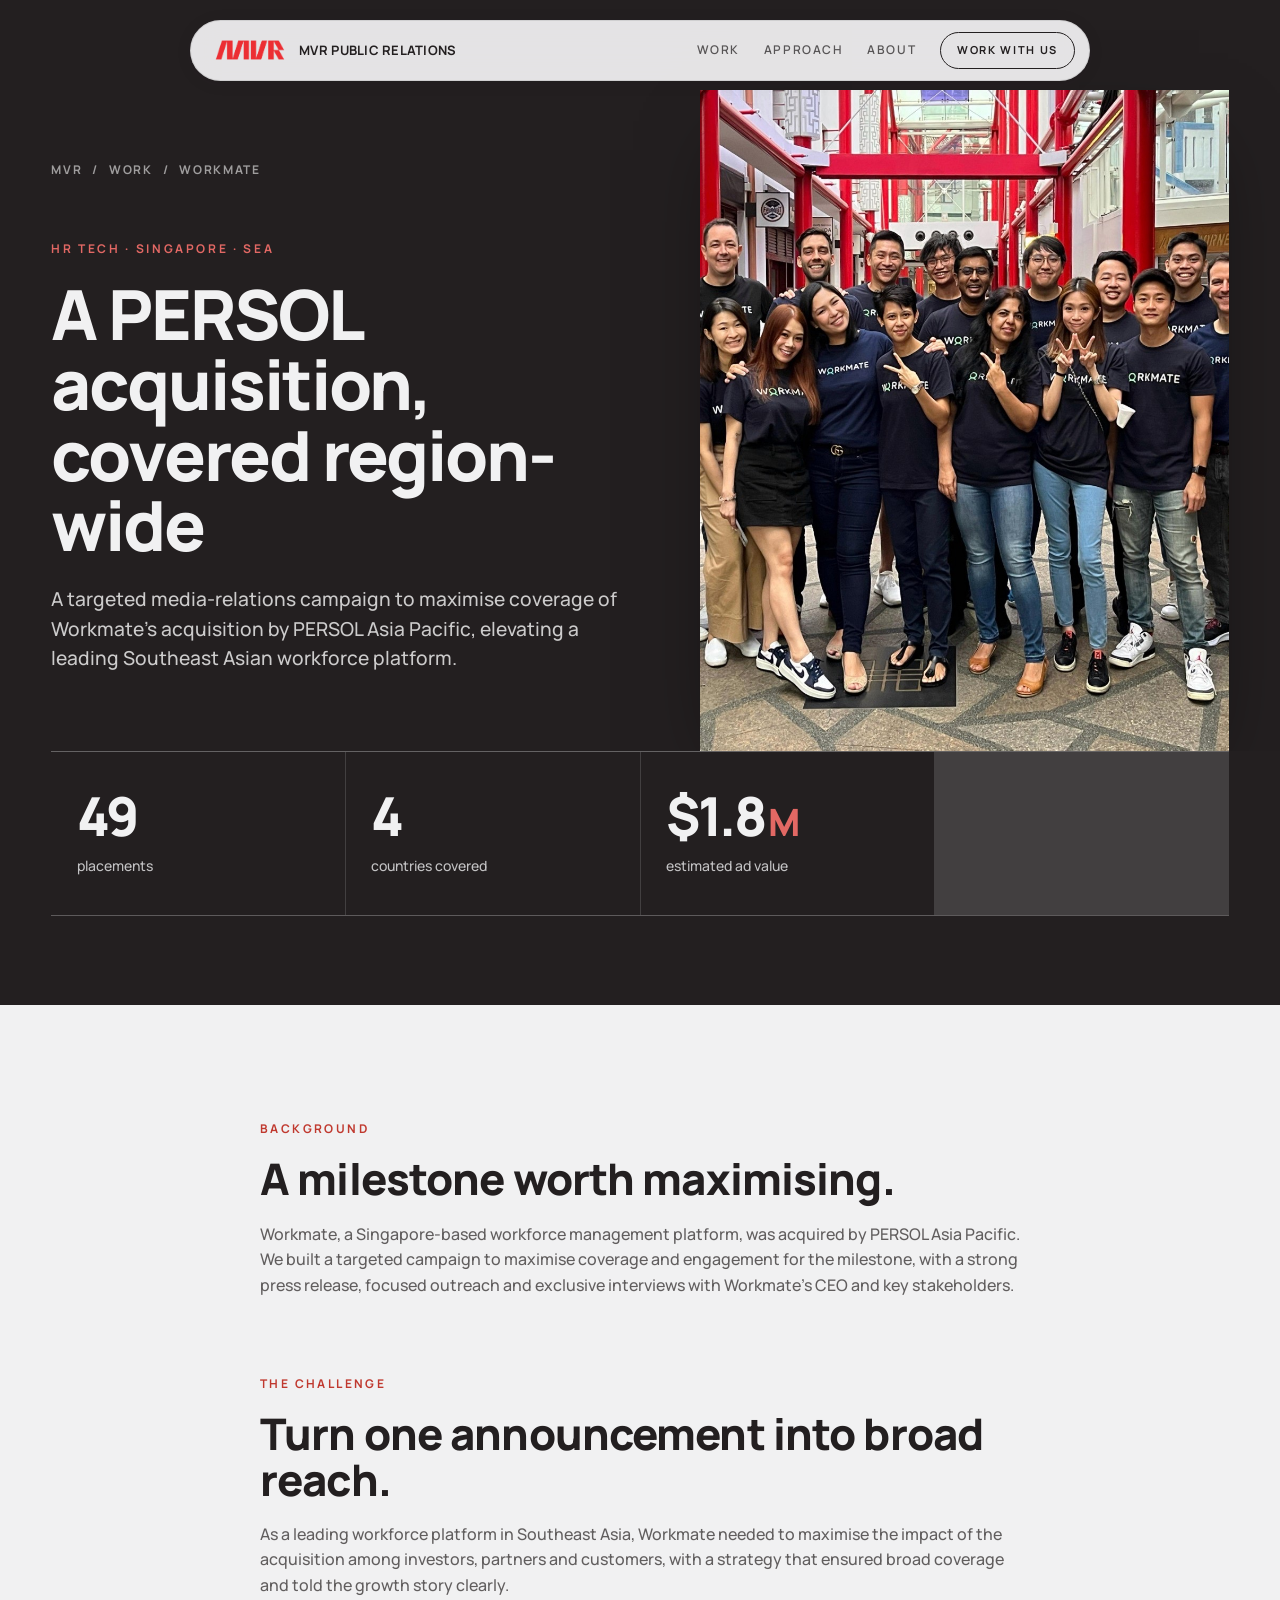
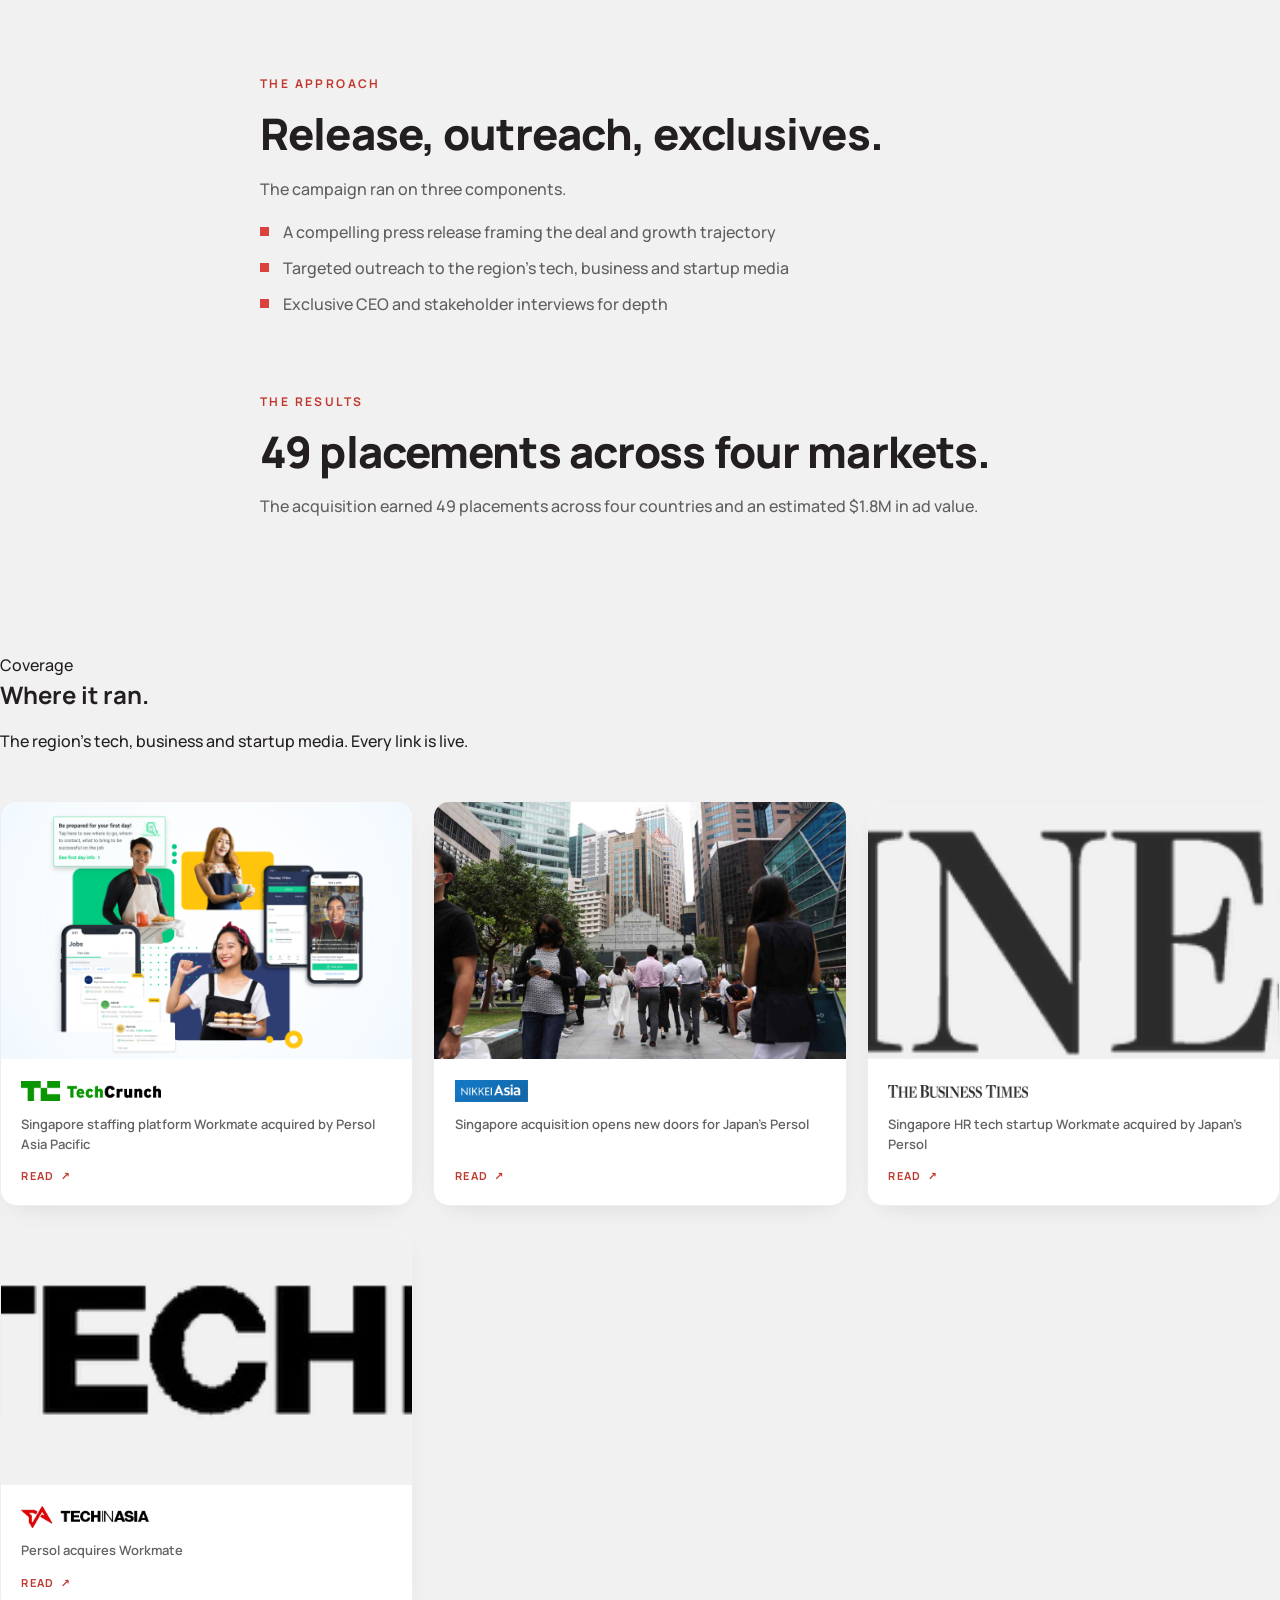
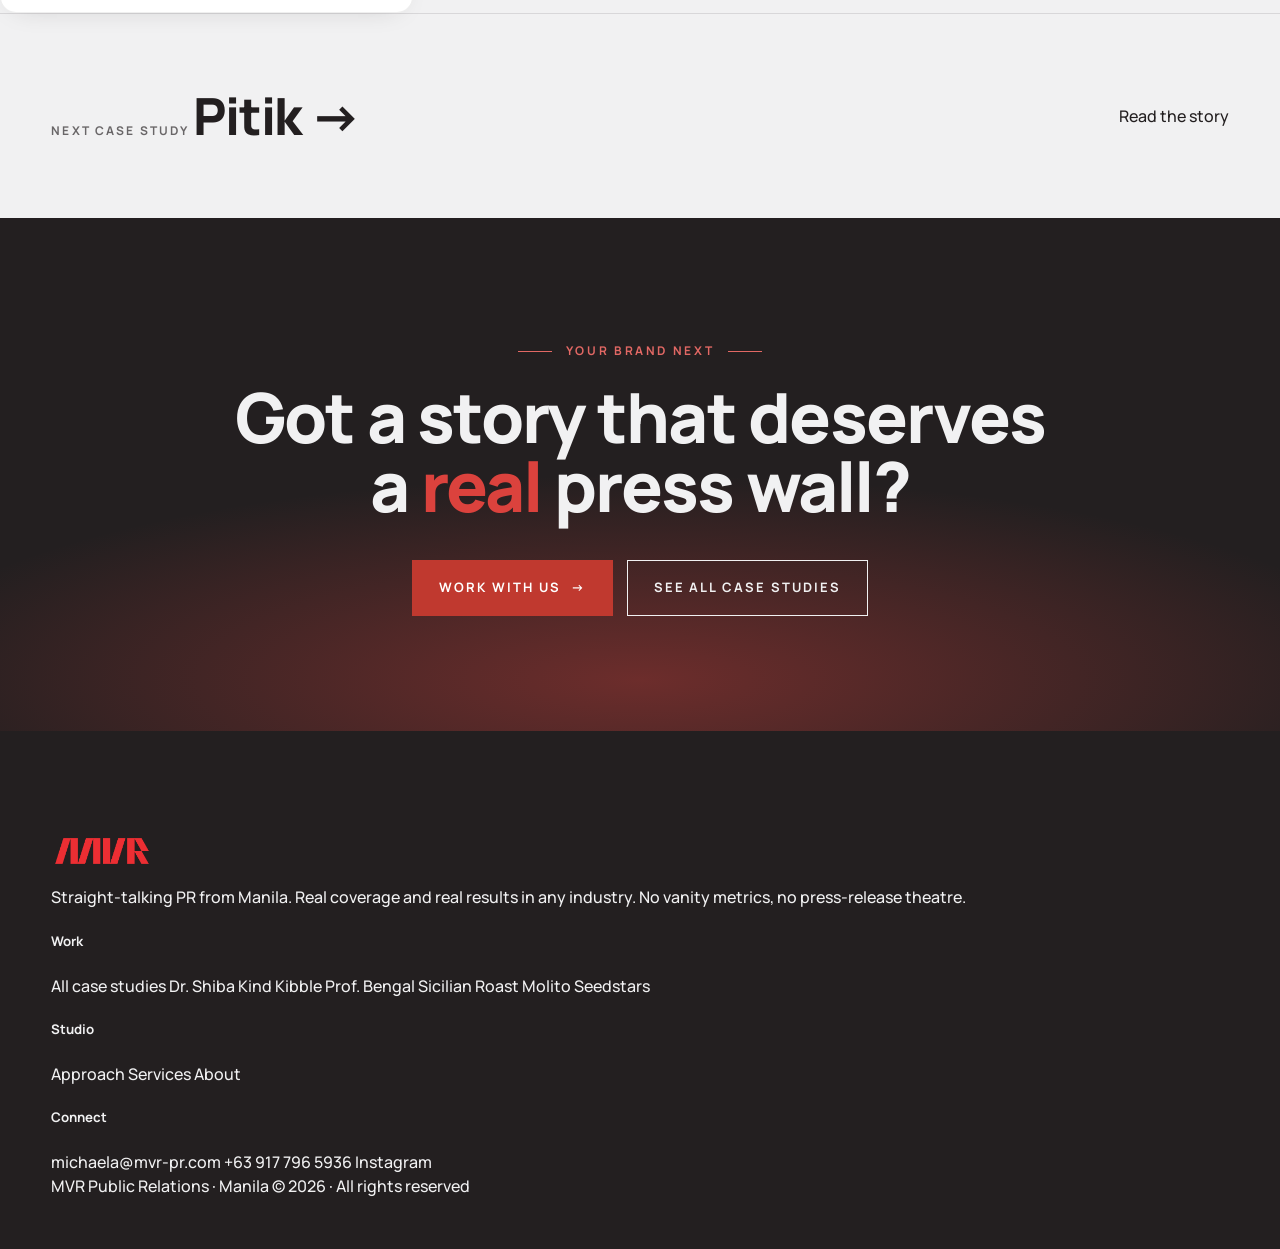
<file: work/workmate.html>
<!doctype html>
<html lang="en">
<head>
  <meta charset="utf-8" />
  <meta name="viewport" content="width=device-width, initial-scale=1" />
  <title>Workmate's PERSOL Acquisition, Heard Across the Region · MVR Public Relations</title>
  <meta name="description" content="A targeted media-relations campaign for Workmate's acquisition by PERSOL Asia Pacific. 49 placements across four markets, $1.8M ad value." />
  <link rel="canonical" href="https://mvr-pr.com/work/workmate.html" />
  <meta name="theme-color" content="#231f20" />
  <meta property="og:type" content="article" />
  <meta property="og:site_name" content="MVR Public Relations" />
  <meta property="og:title" content="Workmate's PERSOL Acquisition, Heard Across the Region · MVR Public Relations" />
  <meta property="og:description" content="A targeted media-relations campaign for Workmate's acquisition by PERSOL Asia Pacific. 49 placements across four markets, $1.8M ad value." />
  <meta property="og:url" content="https://mvr-pr.com/work/workmate.html" />
  <meta property="og:image" content="https://mvr-pr.com/assets/og.jpg" />
  <meta name="twitter:card" content="summary_large_image" />
  <meta name="twitter:image" content="https://mvr-pr.com/assets/og.jpg" />
  <link rel="icon" type="image/png" sizes="32x32" href="../assets/favicon-32.png" />
  <link rel="apple-touch-icon" sizes="180x180" href="../assets/favicon-180.png" />
  <link rel="preconnect" href="https://fonts.googleapis.com">
  <link rel="preconnect" href="https://fonts.gstatic.com" crossorigin>
  <link href="https://fonts.googleapis.com/css2?family=Manrope:wght@400;500;600;700;800&display=swap" rel="stylesheet">
  <link rel="stylesheet" href="../styles.css" />
</head>
<body id="top">
  <a class="skip-link" href="#main">Skip to content</a>
  <header class="nav">
    <div class="wrap nav-row">
      <a aria-label='MVR Public Relations home' class='nav-brand' href='/'>
        <img src="../assets/mvr-icon-red.png" alt="" width="84" height="29" />
        <span class="wm">MVR PUBLIC RELATIONS</span>
      </a>
      <button class="nav-toggle" aria-label="Toggle menu" aria-expanded="false" aria-controls="navlinks"><span></span><span></span><span></span></button>
      <nav class="nav-links" id="navlinks" aria-label="Primary">
        <a href='/#work'>Work</a>
        <a href='/#approach'>Approach</a>
        <a href='/#about'>About</a>
        <a class='nav-cta' href='/#contact'>Work with us</a>
      </nav>
    </div>
  </header>

  <main id="main">
    <section class="cs-hero has-photo">
      <div class="cs-hero-inner">
        <div class="cs-hero-text">
          <nav class="breadcrumb" aria-label="Breadcrumb">
            <a href='/'>MVR</a> <span aria-hidden="true">/</span> <a href='/work/'>Work</a> <span aria-hidden="true">/</span> <span>Workmate</span>
          </nav>
          <span class="client">HR tech &middot; Singapore &middot; SEA</span>
          <h1>A PERSOL acquisition, covered region-wide</h1>
          <p class="lede">A targeted media-relations campaign to maximise coverage of Workmate's acquisition by PERSOL Asia Pacific, elevating a leading Southeast Asian workforce platform.</p>
        </div>
        <div class="cs-hero-photo land">
          <img src="../assets/work/workmate-hero.jpg" alt="The Workmate team" loading="eager" decoding="async" fetchpriority="high" />
        </div>
      </div>
    </section>

    <section class="cs-numbers" aria-label="By the numbers">
      <div class="cs-numbers-inner cols-3">
        <div class="cs-num"><div class="n">49</div><div class="l">placements</div></div>
        <div class="cs-num"><div class="n">4</div><div class="l">countries covered</div></div>
        <div class="cs-num"><div class="n">$1.8<em>M</em></div><div class="l">estimated ad value</div></div>
      </div>
    </section>


    <section class="cs-body">
      <div class="wrap">
        <div class="cs-block reveal">
          <span class="k">Background</span>
          <h2>A milestone worth maximising.</h2>
          <p>Workmate, a Singapore-based workforce management platform, was acquired by PERSOL Asia Pacific. We built a targeted campaign to maximise coverage and engagement for the milestone, with a strong press release, focused outreach and exclusive interviews with Workmate's CEO and key stakeholders.</p>
        </div>
        <div class="cs-block reveal">
          <span class="k">The challenge</span>
          <h2>Turn one announcement into broad reach.</h2>
          <p>As a leading workforce platform in Southeast Asia, Workmate needed to maximise the impact of the acquisition among investors, partners and customers, with a strategy that ensured broad coverage and told the growth story clearly.</p>
        </div>
        <div class="cs-block reveal">
          <span class="k">The approach</span>
          <h2>Release, outreach, exclusives.</h2>
          <p>The campaign ran on three components.</p>
          <ul>
            <li>A compelling press release framing the deal and growth trajectory</li>
            <li>Targeted outreach to the region's tech, business and startup media</li>
            <li>Exclusive CEO and stakeholder interviews for depth</li>
          </ul>
        </div>
        <div class="cs-block reveal">
          <span class="k">The results</span>
          <h2>49 placements across four markets.</h2>
          <p>The acquisition earned 49 placements across four countries and an estimated $1.8M in ad value.</p>
        </div>
      </div>
    </section>

    <section class="cs-press" aria-label="Coverage">
      <div class="cs-press-head">
        <div>
          <span class="lab">Coverage</span>
          <h2>Where it ran.</h2>
        </div>
        <p>The region's tech, business and startup media. Every link is live.</p>
      </div>
      <div class="cov-cards">
          <a class="cov-card" href="https://techcrunch.com/2022/10/10/singapore-based-staffing-platform-workmate-acquired-by-persol-asia-pacific/" target="_blank" rel="noopener">
            <span class="cc-photo"><img src="../assets/coverage/cs-workmate-1.jpg" alt="" loading="lazy" decoding="async" /></span>
            <span class="cc-body">
              <span class="cc-top"><span class="cc-brand"><img class="cc-logo" src="../assets/press/techcrunch.png" alt="TechCrunch" /></span></span>
              <span class="cc-head">Singapore staffing platform Workmate acquired by Persol Asia Pacific</span>
              <span class="cc-go">Read <span class="ext">&#8599;</span></span>
            </span>
          </a>
          <a class="cov-card" href="https://asia.nikkei.com/Business/Companies/Singapore-acquisition-opens-new-doors-for-Japanese-staffing-group-Persol" target="_blank" rel="noopener">
            <span class="cc-photo"><img src="../assets/coverage/cs-workmate-2.jpg" alt="" loading="lazy" decoding="async" /></span>
            <span class="cc-body">
              <span class="cc-top"><span class="cc-brand"><img class="cc-logo" src="../assets/press/nikkei-asia.png" alt="Nikkei Asia" /></span></span>
              <span class="cc-head">Singapore acquisition opens new doors for Japan's Persol</span>
              <span class="cc-go">Read <span class="ext">&#8599;</span></span>
            </span>
          </a>
          <a class="cov-card" href="https://www.businesstimes.com.sg/garage/singapore-hrtech-startup-workmate-acquired-by-japans-persol" target="_blank" rel="noopener">
            <span class="cc-photo noimg"><img src="../assets/press/business-times.png" alt="The Business Times" /></span>
            <span class="cc-body">
              <span class="cc-top"><span class="cc-brand"><img class="cc-logo" src="../assets/press/business-times.png" alt="The Business Times" /></span></span>
              <span class="cc-head">Singapore HR tech startup Workmate acquired by Japan's Persol</span>
              <span class="cc-go">Read <span class="ext">&#8599;</span></span>
            </span>
          </a>
          <a class="cov-card" href="https://www.techinasia.com/persol-acquires-workmate" target="_blank" rel="noopener">
            <span class="cc-photo noimg"><img src="../assets/press/tech-in-asia.png" alt="Tech in Asia" /></span>
            <span class="cc-body">
              <span class="cc-top"><span class="cc-brand"><img class="cc-logo" src="../assets/press/tech-in-asia.png" alt="Tech in Asia" /></span></span>
              <span class="cc-head">Persol acquires Workmate</span>
              <span class="cc-go">Read <span class="ext">&#8599;</span></span>
            </span>
          </a>
      </div>
    </section>

    <section class="cs-next">
      <div class="wrap">
        <a href='/work/pitik'>
          <span>
            <span class="nx-k">Next case study</span>
            <span class="nx-t">Pitik &rarr;</span>
          </span>
          <span class="wc-go">Read the story</span>
        </a>
      </div>
    </section>

    <section class="cta">
      <div class="cta-inner">
        <span class="eyebrow center reveal">Your brand next</span>
        <h2 class="reveal d1">Got a story that deserves a <em>real</em> press wall?</h2>
        <div class="cta-actions reveal d2">
          <a class='btn btn-red' href='/#contact'>Work with us <span class="arrow">&rarr;</span></a>
          <a class='btn btn-ghost' href='/work/'>See all case studies</a>
        </div>
      </div>
    </section>
  </main>

  <footer class="footer">
    <div class="wrap">
      <div class="footer-top">
        <div class="footer-brand">
          <img src="../assets/mvr-icon-red.png" alt="MVR Public Relations" width="102" height="36" />
          <p>Straight-talking PR from Manila. Real coverage and real results in any industry. No vanity metrics, no press-release theatre.</p>
        </div>
        <div class="fcol">
          <h5>Work</h5>
          <a href='/work/'>All case studies</a>
          <a href='/work/dr-shiba-kind-kibble'>Dr. Shiba Kind Kibble</a>
          <a href='/work/prof-bengal'>Prof. Bengal</a>
          <a href='/work/sicilian-roast'>Sicilian Roast Molito</a>
          <a href='/work/seedstars'>Seedstars</a>
        </div>
        <div class="fcol">
          <h5>Studio</h5>
          <a href='/#approach'>Approach</a>
          <a href='/#services'>Services</a>
          <a href='/#about'>About</a>
        </div>
        <div class="fcol">
          <h5>Connect</h5>
          <a href="mailto:michaela@mvr-pr.com">michaela@mvr-pr.com</a>
          <a href="tel:+639177965936">+63 917 796 5936</a>
          <a href="https://instagram.com/mvr.pr" target="_blank" rel="noopener">Instagram</a>
        </div>
      </div>
      <div class="footer-bot">
        <span>MVR Public Relations &middot; Manila</span>
        <span>&copy; <span data-year>2026</span> &middot; All rights reserved</span>
      </div>
    </div>
  </footer>

  <script src="../main.js"></script>
</body>
</html>
</file>
<file: styles.css>
/* ==========================================================================
   MVR Public Relations — site styles
   Brand: red #db423d · ink #231f20 · ivory #f1f1f2 · Avenir Next
   Single shared stylesheet for index + case study pages.
   ========================================================================== */

:root{
  --red:#db423d;
  --red-80:#e26864;
  --red-60:#ea908d;
  --red-20:#f9dcdb;
  --red-ink:#c0392f;  /* AA-safe red for small text on light + filled buttons */
  --ink:#231f20;
  --ink-70:rgba(35,31,32,.7);
  --ink-50:rgba(35,31,32,.66);
  --ivory:#f1f1f2;
  --paper:#ffffff;
  --rule:rgba(35,31,32,.12);
  --rule-light:rgba(255,255,255,.16);
  --maxw:1280px;
  --gutter:clamp(20px,4vw,72px);
  --sans:"Avenir Next","Avenir Next LT Pro",Avenir,Manrope,"Helvetica Neue",system-ui,-apple-system,sans-serif;
  --section-pad:clamp(72px,9vw,150px);
  --ease:cubic-bezier(.2,.7,.2,1);
}

*{box-sizing:border-box}
html,body{margin:0;padding:0}
html{scroll-behavior:smooth;-webkit-text-size-adjust:100%}
body{
  font-family:var(--sans);
  font-weight:500;
  color:var(--ink);
  background:var(--ivory);
  line-height:1.5;
  -webkit-font-smoothing:antialiased;
  -moz-osx-font-smoothing:grayscale;
}
img{max-width:100%;display:block}
a{color:inherit;text-decoration:none}
h1,h2,h3,h4{margin:0}

/* keyboard focus — visible, on-brand */
a:focus-visible,button:focus-visible,summary:focus-visible,input:focus-visible,textarea:focus-visible{
  outline:3px solid var(--red);outline-offset:3px;border-radius:1px;
}

.wrap{max-width:var(--maxw);margin:0 auto;padding-left:var(--gutter);padding-right:var(--gutter)}
.sr-only{position:absolute;width:1px;height:1px;padding:0;margin:-1px;overflow:hidden;clip:rect(0 0 0 0);white-space:nowrap;border:0}

/* skip link */
.skip-link{position:absolute;left:-999px;top:0;z-index:200;background:var(--ink);color:var(--ivory);padding:12px 18px;font-size:13px;font-weight:700;letter-spacing:.1em;text-transform:uppercase}
.skip-link:focus{left:12px;top:12px}

.eyebrow{
  font-size:12px;font-weight:700;letter-spacing:.22em;text-transform:uppercase;
  color:var(--red-ink);display:inline-flex;align-items:center;gap:14px;
}
.eyebrow::before{content:"";display:inline-block;width:34px;height:1px;background:currentColor;flex:none}
.eyebrow.center{justify-content:center}
.eyebrow.center::after{content:"";display:inline-block;width:34px;height:1px;background:currentColor;flex:none}
.eyebrow.light{color:var(--red-80)}

/* ---- scroll reveal ---- */
.reveal{opacity:0;transform:translateY(22px);transition:opacity .7s var(--ease),transform .7s var(--ease)}
.reveal.in{opacity:1;transform:none}
.reveal.d1{transition-delay:.08s}
.reveal.d2{transition-delay:.16s}
.reveal.d3{transition-delay:.24s}
@media (prefers-reduced-motion:reduce){
  .reveal{opacity:1;transform:none;transition:none}
  html{scroll-behavior:auto}
  *{animation:none!important}
}

/* buttons */
.btn{
  display:inline-flex;align-items:center;gap:10px;padding:17px 26px;
  font-size:13px;font-weight:700;letter-spacing:.15em;text-transform:uppercase;
  border:1px solid var(--ink);cursor:pointer;
  transition:background .2s,color .2s,border-color .2s;white-space:nowrap;
}
.btn .arrow{transition:transform .2s}
.btn:hover .arrow{transform:translateX(4px)}
.btn-primary{background:var(--ink);color:var(--ivory);border-color:var(--ink)}
.btn-primary:hover{background:var(--red-ink);border-color:var(--red-ink)}
.btn-ghost{background:transparent}
.btn-ghost:hover{background:var(--ink);color:var(--ivory)}
.btn-red{background:var(--red-ink);border-color:var(--red-ink);color:#fff}
.btn-red:hover{background:var(--ink);border-color:var(--ink)}

/* inline text link with animated underline */
.tlink{position:relative;color:var(--red-ink);font-weight:700}
.tlink::after{content:"";position:absolute;left:0;bottom:-2px;width:100%;height:1.5px;background:currentColor;transform:scaleX(0);transform-origin:left;transition:transform .25s var(--ease)}
.tlink:hover::after{transform:scaleX(1)}

/* anchor offset for floating pill nav */
[id]{scroll-margin-top:90px}

/* ============ NAV ============ */
.nav{position:fixed;top:20px;left:50%;transform:translateX(-50%);z-index:60;width:calc(100% - 40px);max-width:900px;background:rgba(241,241,242,.94);backdrop-filter:blur(16px) saturate(180%);-webkit-backdrop-filter:blur(16px) saturate(180%);border:1px solid rgba(35,31,32,.10);border-radius:100px;box-shadow:0 2px 16px rgba(35,31,32,.08),0 1px 4px rgba(35,31,32,.04)}
.nav-row{display:flex;align-items:center;justify-content:space-between;padding:11px 14px 11px 22px;gap:16px}
.nav-brand{display:flex;align-items:center;gap:12px}
.nav-brand img{height:26px;width:auto}
.nav-brand .wm{font-weight:700;letter-spacing:.02em;font-size:13px}
.nav-links{display:flex;align-items:center;gap:24px}
.nav-links a:not(.nav-cta){font-size:12px;font-weight:600;letter-spacing:.13em;text-transform:uppercase;opacity:.72;transition:opacity .2s,color .2s}
.nav-links a:not(.nav-cta):hover{opacity:1;color:var(--red)}
.nav-cta{display:inline-block;padding:9px 16px;border:1px solid var(--ink);font-size:11px;font-weight:700;letter-spacing:.15em;text-transform:uppercase;transition:background .2s,color .2s,border-color .2s;border-radius:100px}
.nav-cta:hover{background:var(--red-ink);border-color:var(--red-ink);color:#fff}
.nav-toggle{display:none;background:none;border:0;padding:8px;cursor:pointer}
.nav-toggle span{display:block;width:22px;height:2px;background:var(--ink);margin:4px 0;transition:.25s}
@media (max-width:760px){
  .nav{border-radius:28px;top:16px}
  .nav-row{padding:10px 12px 10px 18px}
  .nav-links{display:none;position:absolute;top:calc(100% + 8px);left:0;right:0;background:rgba(241,241,242,.97);backdrop-filter:blur(16px) saturate(180%);-webkit-backdrop-filter:blur(16px) saturate(180%);border:1px solid rgba(35,31,32,.10);border-radius:20px;box-shadow:0 4px 24px rgba(35,31,32,.12);flex-direction:column;align-items:stretch;gap:0;padding:6px 0 10px}
  .nav-links.open{display:flex}
  .nav-links a:not(.nav-cta){width:100%;padding:14px 22px;border-bottom:1px solid rgba(35,31,32,.07);font-size:15px;opacity:1}
  .nav-links .nav-cta{margin:10px 22px 4px;border-radius:8px;text-align:center;padding:13px 16px}
  .nav-toggle{display:flex;flex-direction:column;justify-content:center}
}

/* ============ HERO ============ */
.hero{position:relative;overflow:hidden;text-align:center;padding:clamp(100px,13vw,160px) var(--gutter) clamp(56px,7vw,96px);background:var(--ivory)}
.hero::before{
  content:"MVR";position:absolute;left:50%;top:46%;transform:translate(-50%,-50%);
  font-weight:800;font-size:clamp(360px,52vw,880px);letter-spacing:-.04em;line-height:.8;
  color:var(--red);opacity:.05;white-space:nowrap;pointer-events:none;user-select:none;
}
.hero-inner{position:relative;z-index:2;max-width:1040px;margin:0 auto}
.hero h1{font-size:clamp(40px,7vw,104px);font-weight:800;line-height:.98;letter-spacing:-.03em;margin:26px auto 0;max-width:16ch}
.accent{color:var(--red)}
.hero-sub{font-size:clamp(16px,1.45vw,21px);color:var(--ink-70);max-width:56ch;margin:28px auto 0}
.hero-actions{display:flex;flex-wrap:wrap;gap:14px;justify-content:center;margin-top:38px}
.hero-proof{list-style:none;padding:0;margin:48px auto 0;display:inline-flex;gap:0;flex-wrap:wrap;justify-content:center;align-items:stretch;border-top:1px solid var(--rule);border-bottom:1px solid var(--rule)}
.hero-proof li{display:flex;flex-direction:column;align-items:center;justify-content:center;padding:18px clamp(20px,3vw,40px);border-right:1px solid var(--rule);text-align:center}
.hero-proof li:last-child{border-right:0}
.hero-proof .hp-n{font-size:clamp(26px,3.2vw,42px);font-weight:800;letter-spacing:-.02em;line-height:1;color:var(--ink)}
.hero-proof .hp-n em{font-style:normal;color:var(--red);font-weight:800;font-size:.7em;margin-left:1px}
.hero-proof .hp-l{font-size:12px;font-weight:600;letter-spacing:.04em;color:var(--ink-70);margin-top:8px;line-height:1.35;max-width:18ch}
@media (max-width:640px){.hero-proof{margin-top:36px;flex-direction:column;border:1px solid var(--rule)}.hero-proof li{border-right:0;border-bottom:1px solid var(--rule);padding:16px 24px;flex-direction:row;gap:14px;width:100%;justify-content:flex-start}.hero-proof li:last-child{border-bottom:0}.hero-proof .hp-l{margin-top:0;text-align:left;max-width:none}}
.hero-scroll{margin-top:44px;font-size:11px;font-weight:700;letter-spacing:.2em;text-transform:uppercase;color:var(--ink-70);display:inline-flex;flex-direction:column;align-items:center;gap:10px}
.hero-scroll::after{content:"";width:1px;height:40px;background:var(--rule);animation:scrolld 2s ease-in-out infinite}
@keyframes scrolld{0%,100%{opacity:.3;transform:scaleY(.5);transform-origin:top}50%{opacity:1;transform:scaleY(1)}}

/* ============ PRESS / MARQUEE (As seen in) ============ */
.marquee-sec{background:var(--paper);border-top:1px solid var(--rule);border-bottom:1px solid var(--rule);padding:36px 0;overflow:hidden}
.marquee-label{text-align:center;font-size:11px;font-weight:700;letter-spacing:.2em;text-transform:uppercase;color:var(--ink-50);margin-bottom:26px}
.marquee{display:flex;gap:0;overflow:hidden;-webkit-mask-image:linear-gradient(90deg,transparent,#000 12%,#000 88%,transparent);mask-image:linear-gradient(90deg,transparent,#000 12%,#000 88%,transparent)}
.marquee-track{display:flex;align-items:center;gap:clamp(40px,5vw,72px);padding-right:clamp(40px,5vw,72px);animation:marq 36s linear infinite;flex:none}
.marquee:hover .marquee-track{animation-play-state:paused}
@keyframes marq{from{transform:translateX(0)}to{transform:translateX(-100%)}}
.logo-slot{font-size:clamp(20px,2.2vw,30px);font-weight:800;letter-spacing:-.01em;color:rgba(35,31,32,.52);white-space:nowrap;flex:none}
/* image-based publication logos */
.press-logo{height:clamp(20px,2.5vw,32px);width:auto;flex:none;filter:grayscale(1) contrast(.85);opacity:.62;transition:filter .25s,opacity .25s}
.marquee:hover .press-logo,.press-logo:hover{filter:grayscale(0);opacity:1}
@media (prefers-reduced-motion:reduce){.marquee-track{animation:none;flex-wrap:wrap;justify-content:center;gap:32px 48px}.marquee{mask-image:none;-webkit-mask-image:none}}

/* shared section header */
.sec-head{display:grid;grid-template-columns:1fr 1fr;gap:40px;align-items:end;padding-bottom:44px;margin-bottom:8px;border-bottom:1px solid var(--ink)}
.sec-head h2{font-size:clamp(40px,6vw,92px);font-weight:800;line-height:.96;letter-spacing:-.025em;margin-top:18px}
.sec-head p{font-size:clamp(15px,1.2vw,18px);color:var(--ink-70);max-width:44ch}
@media (max-width:760px){.sec-head{grid-template-columns:1fr;gap:20px}}

/* ============ SERVICES (alternating rows) ============ */
.services{padding:var(--section-pad) 0}
.srow{display:grid;grid-template-columns:1fr 1fr;gap:clamp(32px,5vw,80px);align-items:center;padding:clamp(48px,6vw,88px) 0;border-bottom:1px solid var(--rule)}
.srow-text .num{font-size:14px;font-weight:700;letter-spacing:.2em;color:var(--red-ink)}
.srow-text h3{font-size:clamp(26px,3.2vw,46px);font-weight:800;letter-spacing:-.02em;line-height:1.02;margin:14px 0 18px}
.srow-text p{font-size:clamp(15px,1.15vw,18px);color:var(--ink-70);max-width:46ch;margin:0 0 22px}
.srow-list{list-style:none;padding:0;margin:0;display:flex;flex-direction:column;gap:12px}
.srow-list li{display:flex;gap:14px;align-items:flex-start;font-size:15px;font-weight:600}
.srow-list li::before{content:"";flex:none;width:9px;height:9px;margin-top:6px;background:var(--red)}
.srow-visual{aspect-ratio:5/4;border-radius:2px;position:relative;overflow:hidden;display:flex;align-items:flex-end;min-height:240px;background:var(--ink)}
.srow:nth-child(even){direction:rtl}
.srow:nth-child(even) > *{direction:ltr}
.srow-photo{position:absolute;inset:0;width:100%;height:100%;object-fit:cover;transition:transform .7s var(--ease)}
.srow:hover .srow-photo{transform:scale(1.045)}
.srow-visual::after{content:"";position:absolute;inset:0;background:linear-gradient(180deg,rgba(35,31,32,.12),rgba(35,31,32,0) 40%,rgba(35,31,32,.74));pointer-events:none}
.srow-visual .vlabel{position:relative;z-index:2;margin:26px;font-size:11px;font-weight:700;letter-spacing:.2em;text-transform:uppercase;color:var(--ivory);display:flex;align-items:center;gap:12px}
.srow-visual .vlabel::before{content:"";width:26px;height:2px;background:var(--red);flex:none}
@media (prefers-reduced-motion:reduce){.srow:hover .srow-photo{transform:none}}
@media (max-width:760px){.srow,.srow:nth-child(even){grid-template-columns:1fr;direction:ltr;gap:28px}.srow-visual{order:-1;aspect-ratio:16/10}}
/* approach: "not this / this" columns */
.do-dont{display:grid;grid-template-columns:1fr 1fr;gap:28px}
@media (max-width:560px){.do-dont{grid-template-columns:1fr;gap:26px}}

/* ============ WORK / CASE STUDIES ============ */
.work{padding:var(--section-pad) 0;background:var(--ivory)}
.work-grid{display:grid;grid-template-columns:repeat(2,1fr);gap:clamp(20px,2.4vw,32px);margin-top:48px}
.work-card.span-2{grid-column:1 / -1}
.work-card.span-2 .work-thumb{aspect-ratio:21/9}
@media (max-width:760px){.work-grid{grid-template-columns:1fr}.work-card.span-2 .work-thumb{aspect-ratio:16/10}}
.work-card{position:relative;display:flex;flex-direction:column;background:var(--paper);border:1px solid var(--rule);overflow:hidden;transition:transform .3s var(--ease),box-shadow .3s var(--ease),border-color .3s var(--ease)}
.work-card:hover{transform:translateY(-4px);box-shadow:0 24px 60px -24px rgba(35,31,32,.35);border-color:var(--ink)}
.work-thumb{aspect-ratio:16/10;position:relative;overflow:hidden;display:flex;align-items:center;justify-content:center}
.work-thumb .wm-big{font-size:clamp(40px,5vw,64px);font-weight:800;letter-spacing:-.03em;color:var(--ivory);z-index:2;text-align:center;padding:0 24px;line-height:1}
.work-thumb .ghost{position:absolute;right:-2%;bottom:-22%;font-size:clamp(160px,20vw,300px);font-weight:800;line-height:.7;opacity:.12;color:var(--ivory);pointer-events:none}
.work-thumb.t-red{background:var(--red)}
.work-thumb.t-ink{background:var(--ink)}
.work-thumb.t-red2{background:linear-gradient(135deg,#c5352f,#db423d)}
.work-card .wc-body{padding:clamp(24px,2.4vw,34px);display:flex;flex-direction:column;gap:14px;flex:1}
.work-card .wc-tag{font-size:11px;font-weight:700;letter-spacing:.16em;text-transform:uppercase;color:var(--red-ink)}
.work-card h3{font-size:clamp(20px,1.7vw,26px);font-weight:800;letter-spacing:-.01em;line-height:1.12}
.work-card .wc-result{font-size:15px;color:var(--ink-70);margin:0}
.work-card .wc-go{margin-top:auto;padding-top:8px;font-size:12px;font-weight:700;letter-spacing:.14em;text-transform:uppercase;color:var(--ink);display:inline-flex;align-items:center;gap:10px}
.work-card:hover .wc-go{color:var(--red)}
.work-card .wc-go .arrow{transition:transform .2s}
.work-card:hover .wc-go .arrow{transform:translateX(4px)}
.work-card .stretch{position:absolute;inset:0}

/* ============ STATS / RESULTS ============ */
.stats{background:var(--ink);color:var(--ivory);padding:clamp(64px,8vw,120px) 0}
.stats .eyebrow{color:var(--red-80)}
.stats-grid{display:grid;grid-template-columns:repeat(4,1fr);gap:1px;background:var(--rule-light);border:1px solid var(--rule-light);margin-top:44px}
@media (max-width:880px){.stats-grid{grid-template-columns:repeat(2,1fr)}}
@media (max-width:420px){.stats-grid{grid-template-columns:1fr}}
.stat{background:var(--ink);padding:clamp(28px,3vw,44px);display:flex;flex-direction:column;gap:10px}
.stat .num{font-size:clamp(44px,6vw,84px);font-weight:800;letter-spacing:-.03em;line-height:.9;color:var(--ivory)}
.stat .num em{font-style:normal;color:var(--red)}
.stat .label{font-size:13px;font-weight:600;letter-spacing:.04em;color:rgba(241,241,242,.66);line-height:1.4}
.stats-note{margin-top:24px;font-size:12px;color:rgba(241,241,242,.45);letter-spacing:.02em}

/* ============ SECTORS GRID ============ */
.sectors{padding:var(--section-pad) 0;background:var(--paper);border-top:1px solid var(--rule)}
.sectors-grid{display:grid;grid-template-columns:repeat(4,1fr);gap:1px;background:var(--rule);border:1px solid var(--rule);margin-top:48px}
.sector{background:var(--paper);padding:36px 28px;min-height:188px;display:flex;flex-direction:column;justify-content:space-between;gap:24px;transition:background .25s,color .25s}
.sector:hover{background:var(--red);color:var(--ivory)}
.sector .s-no{font-size:12px;font-weight:700;letter-spacing:.18em;opacity:.5}
.sector h4{font-size:clamp(18px,1.5vw,23px);font-weight:700;letter-spacing:-.01em;line-height:1.1}
@media (max-width:900px){.sectors-grid{grid-template-columns:repeat(2,1fr)}}
@media (max-width:480px){.sectors-grid{grid-template-columns:1fr}}

/* ============ PROCESS ============ */
.process{padding:var(--section-pad) 0}
.steps{margin-top:48px;border-top:1px solid var(--ink)}
.step{display:grid;grid-template-columns:120px 1fr 1.1fr;gap:clamp(20px,4vw,56px);align-items:start;padding:clamp(28px,3.4vw,48px) 0;border-bottom:1px solid var(--rule);transition:padding-left .25s}
.step:hover{padding-left:8px}
.step .st-no{font-size:clamp(40px,4.4vw,72px);font-weight:800;color:var(--red);letter-spacing:-.03em;line-height:.85}
.step h4{font-size:clamp(20px,2vw,30px);font-weight:700;letter-spacing:-.01em}
.step p{font-size:15px;color:var(--ink-70);margin:0;max-width:50ch}
@media (max-width:760px){.step{grid-template-columns:1fr;gap:12px}.step .st-no{font-size:44px}}

/* ============ BELIEF / PULL QUOTE ============ */
.belief{background:var(--red-ink);color:var(--ivory);position:relative;overflow:hidden;padding:var(--section-pad) var(--gutter)}
.belief::before{content:"";position:absolute;inset:0;background-image:repeating-linear-gradient(transparent 0 78px,rgba(255,255,255,.05) 78px 79px);pointer-events:none}
.belief-inner{position:relative;z-index:2;max-width:var(--maxw);margin:0 auto}
.belief .vlabel{font-size:12px;font-weight:700;letter-spacing:.22em;text-transform:uppercase;color:rgba(255,255,255,.8);writing-mode:vertical-rl;transform:rotate(180deg);white-space:nowrap}
.belief blockquote{margin:0;font-size:clamp(30px,4.4vw,68px);font-weight:700;line-height:1.06;letter-spacing:-.018em;max-width:21ch}
.belief .by{margin-top:36px;font-size:13px;font-weight:600;letter-spacing:.16em;text-transform:uppercase;display:flex;align-items:center;gap:14px;color:rgba(255,255,255,.95)}
.belief .by::before{content:"";width:34px;height:1px;background:rgba(255,255,255,.7)}

/* ============ TESTIMONIALS ============ */
.testi{padding:var(--section-pad) 0;background:var(--paper);border-top:1px solid var(--rule)}
.testi-grid{display:grid;grid-template-columns:repeat(2,1fr);gap:clamp(20px,2.4vw,32px);margin-top:48px}
@media (max-width:760px){.testi-grid{grid-template-columns:1fr}}
.testi-card{border:1px solid var(--rule);background:var(--ivory);padding:clamp(28px,3vw,44px);display:flex;flex-direction:column;gap:20px}
.testi-stars{color:var(--red);letter-spacing:.3em;font-size:16px}
.testi-card blockquote{margin:0;font-size:clamp(18px,1.7vw,24px);font-weight:600;line-height:1.35;letter-spacing:-.01em}
.testi-by{margin-top:auto;font-size:13px;font-weight:700;letter-spacing:.06em;color:var(--ink)}
.testi-by span{display:block;font-weight:600;letter-spacing:.02em;color:var(--ink-50);text-transform:none;margin-top:3px;font-size:13px}
.testi-solo{max-width:980px;margin:36px auto 0;text-align:center;border:0;background:transparent;align-items:center}
.testi-solo blockquote{font-size:clamp(22px,2.6vw,38px);max-width:24ch}
.ph{outline:1px dashed rgba(219,66,61,.5);outline-offset:4px}

/* ============ ABOUT / FOUNDER ============ */
.about{padding:var(--section-pad) 0}
.about-grid{display:grid;grid-template-columns:.9fr 1.1fr;gap:clamp(36px,5vw,80px);align-items:center;margin-top:48px}
@media (max-width:860px){.about-grid{grid-template-columns:1fr;gap:36px}}
.about-portrait{aspect-ratio:4/5;background:var(--red);position:relative;overflow:hidden;display:flex;align-items:center;justify-content:center}
.about-portrait img{width:100%;height:100%;object-fit:cover}
.about-portrait .ph-mark{width:46%;opacity:.9}
.about-portrait .ph-note{position:absolute;bottom:18px;left:0;right:0;text-align:center;font-size:11px;letter-spacing:.18em;text-transform:uppercase;color:rgba(255,255,255,.8)}
.about-text h2{font-size:clamp(30px,4vw,58px);font-weight:800;letter-spacing:-.02em;line-height:1.02;margin:16px 0 22px}
.about-text p{font-size:clamp(15px,1.2vw,18px);color:var(--ink-70);margin:0 0 18px;max-width:54ch}
.about-text .sig{margin-top:26px;font-weight:700;letter-spacing:-.01em;font-size:18px}
.about-text .sig span{display:block;font-size:13px;font-weight:600;letter-spacing:.06em;color:var(--ink-50);text-transform:uppercase;margin-top:4px}

/* ============ FAQ ============ */
.faq{padding:var(--section-pad) 0;background:var(--ivory)}
.faq-grid{display:grid;grid-template-columns:.8fr 1.4fr;gap:clamp(32px,5vw,72px);align-items:start}
@media (max-width:860px){.faq-grid{grid-template-columns:1fr;gap:32px}}
.faq-head h2{font-size:clamp(34px,4.4vw,64px);font-weight:800;letter-spacing:-.025em;line-height:.98;margin-top:18px}
.faq-list{border-top:1px solid var(--ink)}
details{border-bottom:1px solid var(--rule)}
summary{list-style:none;cursor:pointer;padding:26px 0;display:flex;align-items:center;justify-content:space-between;gap:24px;font-size:clamp(17px,1.6vw,22px);font-weight:700;letter-spacing:-.01em;transition:color .2s}
summary:hover{color:var(--red)}
summary::-webkit-details-marker{display:none}
summary .pm{flex:none;width:22px;height:22px;position:relative}
summary .pm::before,summary .pm::after{content:"";position:absolute;background:var(--red);transition:transform .25s}
summary .pm::before{left:0;top:10px;width:22px;height:2px}
summary .pm::after{left:10px;top:0;width:2px;height:22px}
details[open] summary .pm::after{transform:scaleY(0)}
details[open] summary{color:var(--red)}
.faq-a{padding:0 0 26px;font-size:16px;color:var(--ink-70);max-width:60ch}
.faq-a a{color:var(--red-ink);font-weight:700}

/* ============ CONTACT ============ */
.contact{padding:var(--section-pad) 0;background:var(--paper);border-top:1px solid var(--rule)}
.contact-grid{display:grid;grid-template-columns:1.1fr .9fr;gap:clamp(36px,5vw,80px);margin-top:48px;align-items:start}
@media (max-width:860px){.contact-grid{grid-template-columns:1fr;gap:40px}}
.contact-intro h2{font-size:clamp(32px,4.4vw,64px);font-weight:800;letter-spacing:-.02em;line-height:1;margin:14px 0 20px}
.contact-intro h2 em{font-style:normal;color:var(--red)}
.contact-intro p{font-size:clamp(15px,1.2vw,18px);color:var(--ink-70);max-width:42ch;margin:0 0 28px}
.contact-points{display:flex;flex-direction:column;gap:18px;border-top:1px solid var(--rule);padding-top:26px}
.contact-points dt{font-size:11px;font-weight:700;letter-spacing:.2em;text-transform:uppercase;color:var(--ink-50);margin-bottom:4px}
.contact-points dd{margin:0 0 8px;font-size:17px;font-weight:700}
.contact-points dd a:hover{color:var(--red)}
.cform{display:flex;flex-direction:column;gap:18px}
.cfield{display:flex;flex-direction:column;gap:8px}
.cfield label{font-size:11px;font-weight:700;letter-spacing:.16em;text-transform:uppercase;color:var(--ink-50)}
.cfield input,.cfield textarea{font-family:inherit;font-size:16px;font-weight:500;color:var(--ink);background:var(--ivory);border:1px solid var(--rule);padding:14px 16px;border-radius:2px;transition:border-color .2s,background .2s}
.cfield input:focus,.cfield textarea:focus{outline:none;border-color:var(--red);background:var(--paper)}
.cfield textarea{resize:vertical;min-height:120px}
.cform .btn{align-self:flex-start;border:none}
.cform-note{font-size:13px;color:var(--ink-50)}

/* ============ CTA BREAK ============ */
.cta{background:var(--ink);color:var(--ivory);padding:var(--section-pad) var(--gutter);text-align:center;position:relative;overflow:hidden}
.cta::before{content:"";position:absolute;left:50%;bottom:-30%;transform:translateX(-50%);width:120%;height:80%;background:radial-gradient(closest-side,rgba(219,66,61,.4),transparent);pointer-events:none}
.cta-inner{position:relative;z-index:2;max-width:920px;margin:0 auto}
.cta h2,.cta h1{font-size:clamp(36px,5.4vw,82px);font-weight:800;line-height:1;letter-spacing:-.025em;margin:22px auto 0;max-width:18ch}
.cta h2 em,.cta h1 em{font-style:normal;color:var(--red)}
.cta .eyebrow{color:var(--red-80)}
.cta-actions{margin-top:40px;display:flex;flex-wrap:wrap;gap:14px;justify-content:center}
.cta .btn-ghost{border-color:var(--ivory);color:var(--ivory)}
.cta .btn-ghost:hover{background:var(--ivory);color:var(--ink)}

/* ============ FOOTER ============ */
.footer{background:var(--ink);color:var(--ivory);padding:clamp(64px,8vw,120px) 0 clamp(36px,4vw,52px)}
.footer-claim{font-size:clamp(56px,9vw,140px);font-weight:800;letter-spacing:-.03em;line-height:.94;margin:0 0 clamp(48px,6vw,80px);color:var(--ivory);max-width:14ch}
.footer-base{display:flex;align-items:center;gap:32px;flex-wrap:wrap;border-top:1px solid rgba(255,255,255,.12);padding-top:28px}
.footer-id{display:flex;align-items:center;gap:16px}
.footer-id img{height:26px;width:auto;filter:brightness(0) invert(1)}
.footer-id span{font-size:11px;font-weight:700;letter-spacing:.18em;text-transform:uppercase;color:rgba(241,241,242,.45)}
.footer-links{display:flex;flex-wrap:wrap;gap:4px 20px;flex:1}
.footer-links a{font-size:13px;font-weight:600;color:rgba(241,241,242,.7);transition:color .2s}
.footer-links a:hover{color:var(--ivory)}
.footer-copy{font-size:11px;font-weight:700;letter-spacing:.12em;text-transform:uppercase;color:rgba(241,241,242,.4);white-space:nowrap;margin-left:auto}
@media (max-width:640px){.footer-base{flex-direction:column;align-items:flex-start;gap:20px}.footer-copy{margin-left:0}.footer-links{gap:8px 16px}}

/* ============ CASE STUDY PAGE ============ */
.cs-hero{background:var(--ink);color:var(--ivory);padding:clamp(48px,7vw,90px) var(--gutter) clamp(56px,7vw,96px);position:relative;overflow:hidden}
.cs-hero .ghost{position:absolute;right:-4%;top:8%;font-size:clamp(220px,30vw,520px);font-weight:800;line-height:.7;opacity:.06;pointer-events:none;white-space:nowrap}
.cs-hero-inner{position:relative;z-index:2;max-width:var(--maxw);margin:0 auto}
.breadcrumb{font-size:12px;font-weight:700;letter-spacing:.14em;text-transform:uppercase;color:rgba(241,241,242,.6);display:flex;gap:10px;align-items:center;margin-bottom:clamp(32px,5vw,56px)}
.breadcrumb a:hover{color:var(--ivory)}
.cs-hero .client{font-size:12px;font-weight:700;letter-spacing:.22em;text-transform:uppercase;color:var(--red-80)}
.cs-hero h1{font-size:clamp(34px,5.4vw,82px);font-weight:800;letter-spacing:-.03em;line-height:1.02;margin:20px 0 0;max-width:18ch}
.cs-hero .lede{font-size:clamp(16px,1.5vw,21px);color:rgba(241,241,242,.82);max-width:56ch;margin:24px 0 0;line-height:1.55}
.cs-meta{display:flex;flex-wrap:wrap;gap:clamp(28px,4vw,64px);margin-top:clamp(36px,5vw,56px);padding-top:28px;border-top:1px solid var(--rule-light)}
.cs-meta div{display:flex;flex-direction:column;gap:6px}
.cs-meta dt{font-size:11px;font-weight:700;letter-spacing:.18em;text-transform:uppercase;color:rgba(241,241,242,.58)}
.cs-meta dd{margin:0;font-size:15px;font-weight:700;color:rgba(241,241,242,.96)}

.cs-body{padding:var(--section-pad) 0}
.cs-block{max-width:760px;margin:0 auto clamp(48px,6vw,80px)}
.cs-block:last-child{margin-bottom:0}
.cs-block .k{font-size:12px;font-weight:700;letter-spacing:.2em;text-transform:uppercase;color:var(--red-ink);margin-bottom:18px;display:block}
.cs-block h2{font-size:clamp(26px,3.4vw,44px);font-weight:800;letter-spacing:-.02em;line-height:1.04;margin:0 0 20px}
.cs-block p{font-size:clamp(16px,1.25vw,19px);color:var(--ink-70);margin:0 0 18px;line-height:1.6}
.cs-block ul{margin:0 0 18px;padding:0;list-style:none;display:flex;flex-direction:column;gap:12px}
.cs-block ul li{display:flex;gap:14px;align-items:flex-start;font-size:16px;color:var(--ink-70)}
.cs-block ul li::before{content:"";flex:none;width:9px;height:9px;margin-top:7px;background:var(--red)}

.cs-quote{background:var(--red-ink);color:var(--ivory);padding:clamp(48px,7vw,96px) var(--gutter);text-align:center}
.cs-quote blockquote{max-width:24ch;margin:0 auto;font-size:clamp(26px,3.6vw,52px);font-weight:700;line-height:1.1;letter-spacing:-.018em}
.cs-quote .by{margin-top:28px;font-size:13px;font-weight:700;letter-spacing:.12em;text-transform:uppercase;color:rgba(255,255,255,.95)}

.coverage{padding:var(--section-pad) 0;background:var(--paper);border-top:1px solid var(--rule)}
.coverage .sec-head h2{font-size:clamp(32px,4.4vw,64px);line-height:1}
.cov-cards{display:grid;grid-template-columns:repeat(3,1fr);gap:clamp(16px,1.6vw,24px);background:transparent;border:0;margin-top:48px}
.cov-card{background:var(--paper);border:1px solid rgba(35,31,32,.07);border-radius:16px;min-height:0;padding:0;gap:0;overflow:hidden;display:flex;flex-direction:column;box-shadow:0 8px 26px -16px rgba(35,31,32,.22);transition:transform .3s var(--ease),box-shadow .3s var(--ease),border-color .3s}
.cov-card:hover{background:var(--paper);transform:translateY(-6px);box-shadow:0 30px 60px -28px rgba(35,31,32,.42);border-color:rgba(35,31,32,.14)}
.cc-photo{display:block;aspect-ratio:16/10;overflow:hidden;background:var(--ivory)}
.cc-photo img{width:100%;height:100%;object-fit:cover;display:block;transition:transform .6s var(--ease)}
.cov-card:hover .cc-photo img{transform:scale(1.05)}
.cc-body{display:flex;flex-direction:column;gap:12px;padding:clamp(16px,1.6vw,22px);flex:1}
.cc-top{display:flex;align-items:center;justify-content:space-between;gap:10px}
.cc-brand{display:flex;align-items:center;gap:8px;min-height:24px}
.cc-logo{height:22px;width:auto;max-width:140px;object-fit:contain}
.cc-date{font-size:10px;font-weight:800;letter-spacing:.1em;text-transform:uppercase;color:var(--red-ink);white-space:nowrap;background:rgba(197,53,47,.08);border:1px solid rgba(197,53,47,.16);padding:4px 9px;border-radius:999px;line-height:1;flex:none}
.cc-head{font-size:13px;color:var(--ink-70);line-height:1.5;flex:1;font-weight:600}
.cc-go{font-size:11px;font-weight:700;letter-spacing:.12em;text-transform:uppercase;color:var(--red-ink);display:inline-flex;align-items:center;gap:6px;margin-top:2px}
.cov-card:hover .cc-go{color:var(--ink)}
@media (max-width:960px){.cov-cards{grid-template-columns:repeat(2,1fr)}}
@media (max-width:560px){.cov-cards{grid-template-columns:1fr}}
.cc-fav{width:22px;height:22px;border-radius:5px;object-fit:cover;flex:none}
.cc-name{font-size:15px;font-weight:800;letter-spacing:-.01em;color:var(--ink)}
.cov-foot{margin-top:26px;font-size:14px;color:var(--ink-50)}

.cs-stats{display:grid;grid-template-columns:repeat(3,1fr);gap:1px;background:var(--rule);border:1px solid var(--rule);margin-top:44px}
@media (max-width:680px){.cs-stats{grid-template-columns:1fr}}
.cs-stat{background:var(--paper);padding:clamp(28px,3vw,40px)}
.cs-stat .num{font-size:clamp(40px,5vw,68px);font-weight:800;letter-spacing:-.03em;color:var(--red-ink);line-height:.9}
.cs-stat .label{font-size:14px;color:var(--ink-70);margin-top:10px}

.cs-next{padding:clamp(48px,6vw,90px) 0;background:var(--ivory);border-top:1px solid var(--rule)}
.cs-next a{display:flex;align-items:center;justify-content:space-between;gap:24px;flex-wrap:wrap}
.cs-next .nx-k{font-size:12px;font-weight:700;letter-spacing:.18em;text-transform:uppercase;color:var(--ink-50)}
.cs-next .nx-t{font-size:clamp(28px,4vw,56px);font-weight:800;letter-spacing:-.02em;line-height:1}
.cs-next a:hover .nx-t{color:var(--red)}

/* small print / legal */
.legal{padding:clamp(64px,8vw,120px) 0;max-width:760px}
.legal h1{font-size:clamp(32px,4vw,56px);font-weight:800;letter-spacing:-.02em;margin-bottom:24px}
.legal h2{font-size:22px;font-weight:700;margin:32px 0 12px}
.legal p,.legal li{font-size:16px;color:var(--ink-70);line-height:1.6}

/* ==========================================================================
   Case study images — hero photo, body figures, gallery, work-card thumbs
   ========================================================================== */

/* hero with a real photo on the right (large screens) or below (mobile) */
.cs-hero.has-photo{padding-bottom:0}
.cs-hero.has-photo .cs-hero-inner{display:grid;grid-template-columns:1.05fr .95fr;gap:clamp(32px,5vw,72px);align-items:end}
.cs-hero.has-photo .cs-hero-text{padding-bottom:clamp(48px,6vw,80px)}
.cs-hero-photo{position:relative;align-self:stretch;display:flex}
.cs-hero-photo img{width:100%;height:100%;object-fit:cover;object-position:center;display:block;aspect-ratio:4/5;box-shadow:0 30px 80px -30px rgba(0,0,0,.6)}
.cs-hero-photo .ph-cap{position:absolute;left:0;right:0;bottom:0;padding:18px 18px 14px;background:linear-gradient(0deg,rgba(0,0,0,.78) 0%,rgba(0,0,0,.4) 60%,rgba(0,0,0,0) 100%);color:var(--ivory);font-size:12.5px;font-weight:500;letter-spacing:.01em;line-height:1.5}
.cs-hero.has-photo h1{max-width:14ch}
.cs-hero.has-photo .ghost{display:none}
@media (max-width:880px){
  .cs-hero.has-photo .cs-hero-inner{grid-template-columns:1fr}
  .cs-hero.has-photo .cs-hero-text{padding-bottom:32px}
  .cs-hero-photo img{aspect-ratio:4/3}
}

/* hard numbers strip sits below the hero on dark */
.cs-numbers{background:var(--ink);color:var(--ivory);padding:0 var(--gutter) clamp(56px,7vw,90px);position:relative}
.cs-numbers-inner{max-width:var(--maxw);margin:0 auto;display:grid;grid-template-columns:repeat(4,1fr);gap:1px;background:rgba(255,255,255,.14);border-top:1px solid rgba(255,255,255,.18);border-bottom:1px solid rgba(255,255,255,.14)}
@media (max-width:780px){.cs-numbers-inner{grid-template-columns:repeat(2,1fr)}}
.cs-num{background:var(--ink);padding:clamp(30px,3vw,46px) clamp(20px,2vw,28px)}
.cs-num .n{font-size:clamp(36px,4.2vw,60px);font-weight:800;letter-spacing:-.03em;line-height:.95;color:var(--ivory)}
.cs-num .n em{font-style:normal;color:var(--red-80);font-weight:800;font-size:.7em;margin-left:2px}
.cs-num .l{font-size:14px;color:rgba(241,241,242,.78);margin-top:14px;line-height:1.5;max-width:32ch}
.cs-num .src{display:block;font-size:10px;letter-spacing:.18em;text-transform:uppercase;color:rgba(241,241,242,.62);margin-top:18px;font-weight:700}
@media (max-width:560px){.cs-num{padding:26px 22px}.cs-num .l{font-size:13.5px}}

/* figures inside cs-body */
.cs-figure{max-width:1080px;margin:clamp(48px,6vw,90px) auto;padding:0 var(--gutter)}
.cs-figure img{width:100%;height:auto;display:block}
.cs-figure figcaption{font-size:13px;color:var(--ink-50);margin-top:14px;letter-spacing:.02em;line-height:1.5;font-weight:500}
.cs-figure.wide{max-width:1280px}

/* two-up photo grid */
.cs-gallery{max-width:1280px;margin:clamp(48px,6vw,90px) auto;padding:0 var(--gutter);display:grid;grid-template-columns:1fr 1fr;gap:clamp(12px,1.6vw,22px)}
.cs-gallery figure{margin:0}
.cs-gallery img{width:100%;height:100%;object-fit:cover;display:block;aspect-ratio:4/5}
.cs-gallery figcaption{font-size:12px;color:var(--ink-50);margin-top:10px;line-height:1.5}
@media (max-width:680px){.cs-gallery{grid-template-columns:1fr}.cs-gallery img{aspect-ratio:4/3}}

/* attribution under coverage stats */
.cs-credit{font-size:12.5px;color:var(--ink-50);text-align:center;letter-spacing:.01em;margin:32px auto 0;max-width:64ch;padding-top:24px;border-top:1px solid var(--rule);line-height:1.55}

/* ---- larger photo gallery (4-6 photos, editorial grid) ---- */
.cs-gal{max-width:1280px;margin:clamp(48px,6vw,90px) auto;padding:0 var(--gutter)}
.cs-gal-head{display:flex;justify-content:space-between;align-items:end;gap:24px;flex-wrap:wrap;margin-bottom:28px}
.cs-gal-head .lab{font-size:11px;font-weight:700;letter-spacing:.2em;text-transform:uppercase;color:var(--red-ink);display:inline-flex;align-items:center;gap:14px}
.cs-gal-head .lab::before{content:"";display:inline-block;width:34px;height:1px;background:currentColor;flex:none}
.cs-gal-head h2,.cs-gal-head h3{font-size:clamp(22px,2vw,32px);font-weight:800;letter-spacing:-.02em;margin:8px 0 0;max-width:30ch}
.cs-gal-head p{font-size:14px;color:var(--ink-70);margin:0;max-width:48ch;line-height:1.55}
.cs-gal-grid{display:grid;grid-template-columns:repeat(6,1fr);gap:clamp(10px,1.2vw,16px)}
.cs-gal-grid figure{margin:0;position:relative;overflow:hidden;background:var(--ink)}
.cs-gal-grid img{width:100%;height:100%;object-fit:cover;display:block;transition:transform .6s var(--ease)}
.cs-gal-grid figure:hover img{transform:scale(1.03)}
.cs-gal-grid figure.span-3{grid-column:span 3;aspect-ratio:4/3}
.cs-gal-grid figure.span-2{grid-column:span 2;aspect-ratio:4/5}
.cs-gal-grid figure.span-6{grid-column:span 6;aspect-ratio:21/9}
.cs-gal-grid figcaption{position:absolute;left:0;right:0;bottom:0;padding:14px 16px 12px;background:linear-gradient(0deg,rgba(0,0,0,.82) 0%,rgba(0,0,0,.45) 60%,rgba(0,0,0,0) 100%);color:var(--ivory);font-size:12px;font-weight:500;letter-spacing:.01em;line-height:1.45}
@media (max-width:880px){.cs-gal-grid{grid-template-columns:repeat(4,1fr)}.cs-gal-grid figure.span-3{grid-column:span 2}.cs-gal-grid figure.span-2{grid-column:span 2}.cs-gal-grid figure.span-6{grid-column:span 4;aspect-ratio:16/9}}
@media (max-width:560px){.cs-gal-grid{grid-template-columns:1fr 1fr}.cs-gal-grid figure.span-3,.cs-gal-grid figure.span-2{grid-column:span 1;aspect-ratio:1/1}.cs-gal-grid figure.span-6{grid-column:span 2;aspect-ratio:4/3}.cs-gal-grid figcaption{font-size:11px;padding:10px 12px 9px}}

/* ---- broadcast & video section ---- */
.cs-video{background:var(--ink);color:var(--ivory);padding:clamp(64px,8vw,120px) 0;border-top:1px solid rgba(255,255,255,.08)}
.cs-video .wrap{max-width:var(--maxw)}
.cs-video .sec-head{border-bottom-color:rgba(255,255,255,.16);padding-bottom:32px}
.cs-video .sec-head .eyebrow{color:var(--red-80)}
.cs-video .sec-head .eyebrow::before{background:var(--red-80)}
.cs-video .sec-head h2{color:var(--ivory);font-size:clamp(28px,3.6vw,52px);line-height:1.02;margin-top:14px}
.cs-video .sec-head p{color:rgba(241,241,242,.78);line-height:1.55}
.cs-vid-grid{display:grid;grid-template-columns:repeat(2,1fr);gap:clamp(20px,2.4vw,32px);margin-top:44px}
@media (max-width:760px){.cs-vid-grid{grid-template-columns:1fr}}
.cs-vid{background:rgba(255,255,255,.04);border:1px solid rgba(255,255,255,.1);transition:transform .3s var(--ease),border-color .3s var(--ease)}
.cs-vid:hover{transform:translateY(-3px);border-color:var(--red-80)}
.cs-vid a{display:block;color:inherit}
.cs-vid .vw{position:relative;aspect-ratio:16/9;background:#000;overflow:hidden}
.cs-vid .vw img{width:100%;height:100%;object-fit:cover;opacity:.85;transition:opacity .3s var(--ease)}
.cs-vid:hover .vw img{opacity:1}
/* play button: circle backdrop with a tighter triangle, centered */
.cs-vid .vw::before{content:"";position:absolute;left:50%;top:50%;transform:translate(-50%,-50%);width:72px;height:72px;background:var(--red);border-radius:50%;box-shadow:0 14px 40px -10px rgba(192,57,47,.7);transition:transform .3s var(--ease),background .3s var(--ease);z-index:1}
.cs-vid .vw::after{content:"";position:absolute;left:calc(50% + 4px);top:50%;transform:translate(-50%,-50%);width:0;height:0;border-style:solid;border-width:13px 0 13px 20px;border-color:transparent transparent transparent var(--ivory);z-index:2;transition:transform .3s var(--ease)}
.cs-vid:hover .vw::before{transform:translate(-50%,-50%) scale(1.08);background:var(--red-ink)}
.cs-vid:focus-visible .vw::before{transform:translate(-50%,-50%) scale(1.08);background:var(--red-ink)}
.cs-vid .vb{padding:clamp(18px,2vw,24px)}
.cs-vid .vpub{font-size:11px;font-weight:700;letter-spacing:.18em;text-transform:uppercase;color:var(--red-80);margin-bottom:8px;display:block}
.cs-vid .vhead{font-size:clamp(16px,1.4vw,19px);font-weight:700;letter-spacing:-.01em;line-height:1.3;color:var(--ivory);margin:0 0 8px}
.cs-vid .vmeta{font-size:12px;color:rgba(241,241,242,.55);letter-spacing:.04em}

/* hide caption-on-hover for keyboard-only users */
@media (prefers-reduced-motion:reduce){.cs-gal-grid figure:hover img,.cs-vid:hover .vw img,.cs-vid:hover .vw::after{transform:none;transition:none}}

/* ---- work-card thumbnails with real images ---- */
.work-thumb.has-img{background:var(--ink)}
.work-thumb.has-img img{position:absolute;inset:0;width:100%;height:100%;object-fit:cover;object-position:center 20%;display:block;transition:transform .6s var(--ease)}
.work-thumb.has-img::after{content:"";position:absolute;inset:0;background:linear-gradient(180deg,rgba(0,0,0,.05) 0%,rgba(0,0,0,.55) 100%);z-index:1}
.work-thumb.has-img .wm-big{position:relative;z-index:2;align-self:flex-end;padding:24px;text-align:left;font-size:clamp(22px,2vw,30px);width:100%;letter-spacing:-.02em}
.work-thumb.has-img .ghost{display:none}
.work-card:hover .work-thumb.has-img img{transform:scale(1.04)}

@media print{
  .nav,.hero-scroll,.cta,.marquee-sec,.nav-toggle{display:none!important}
  *{color:#000!important;background:#fff!important}
}
</file>
